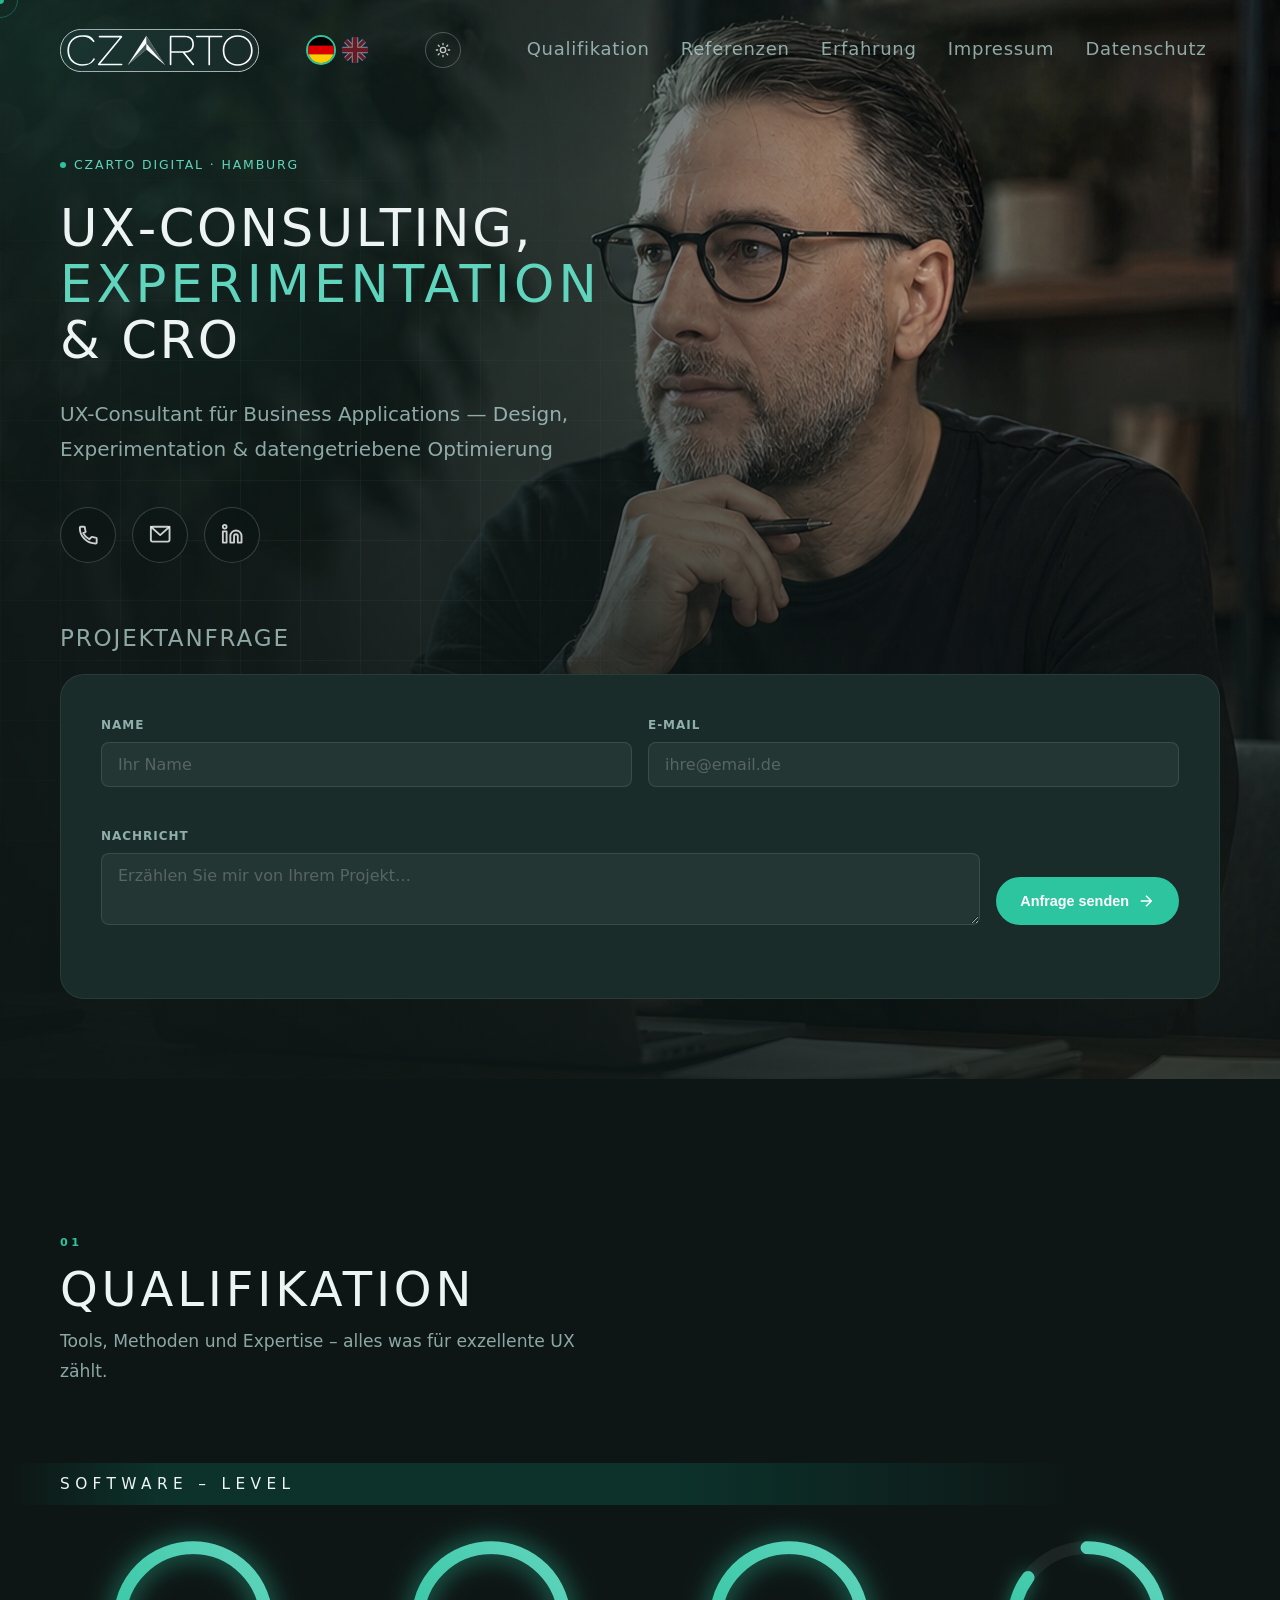
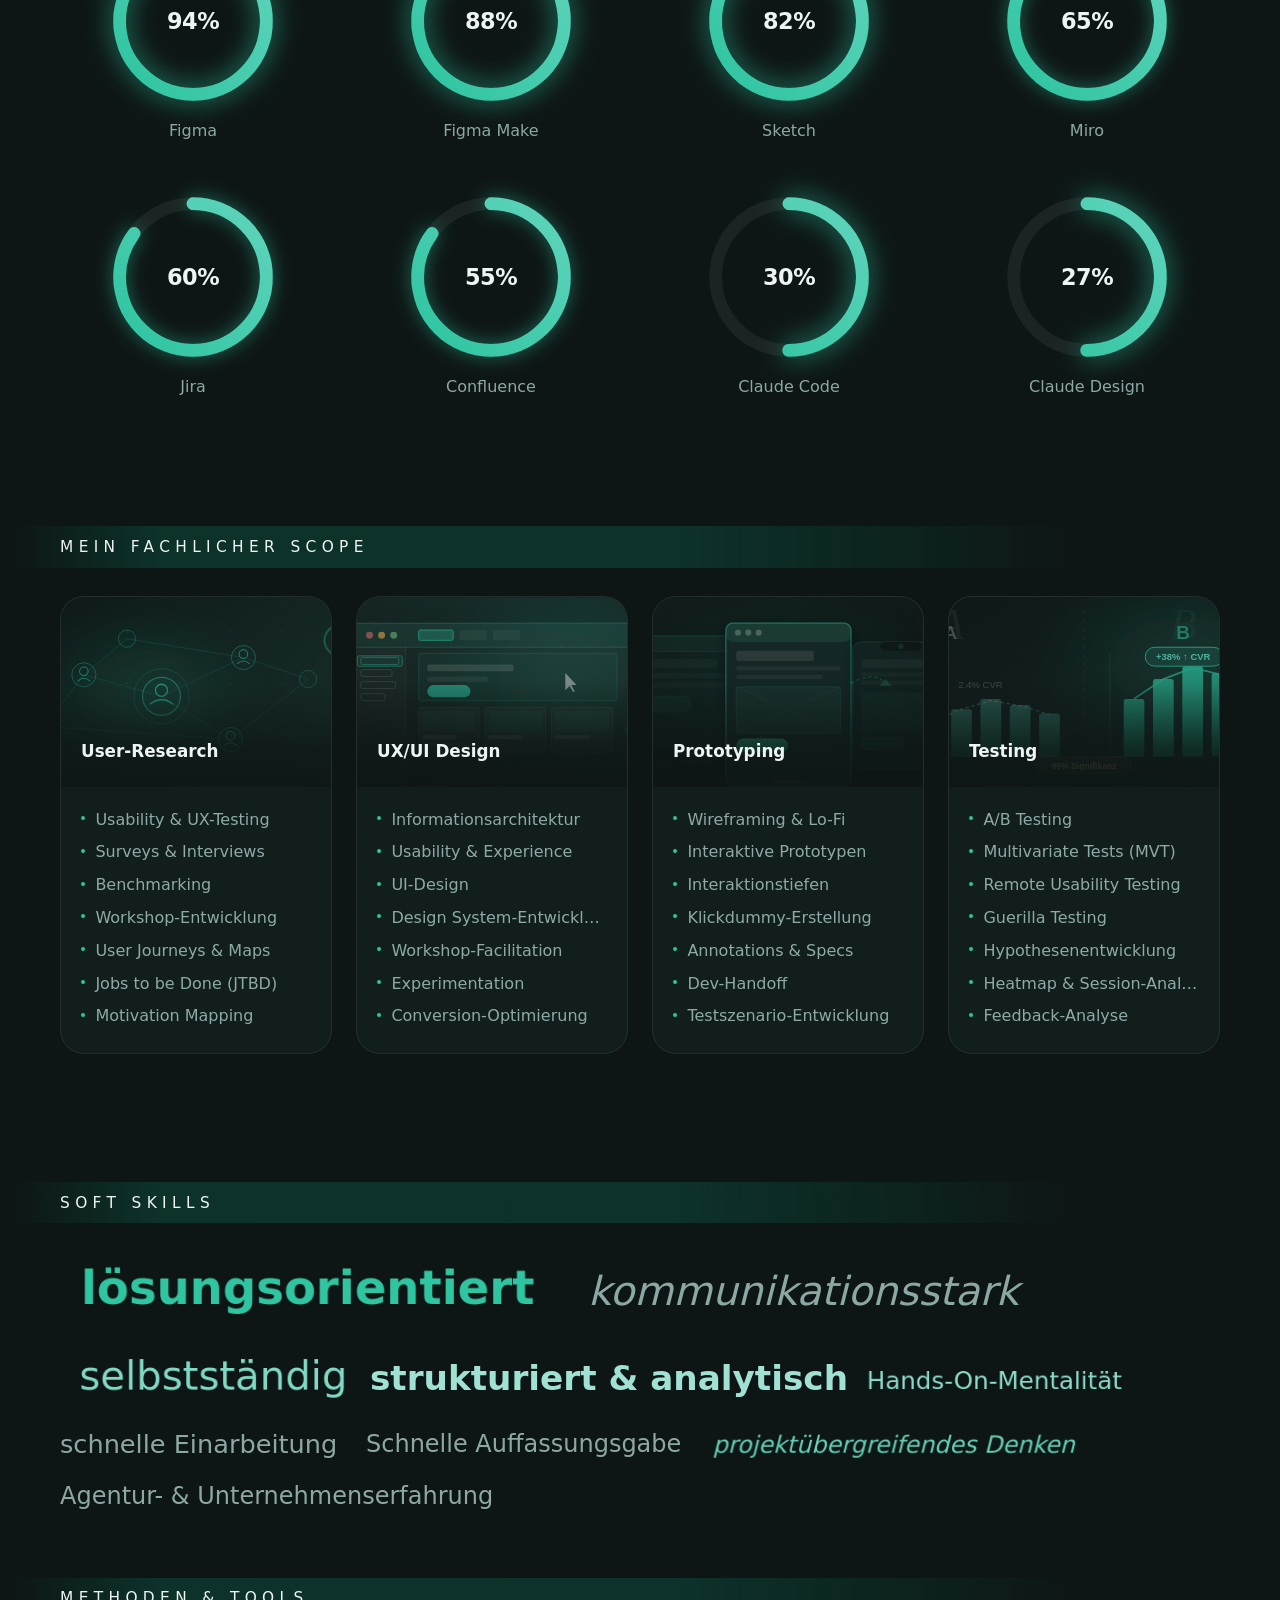
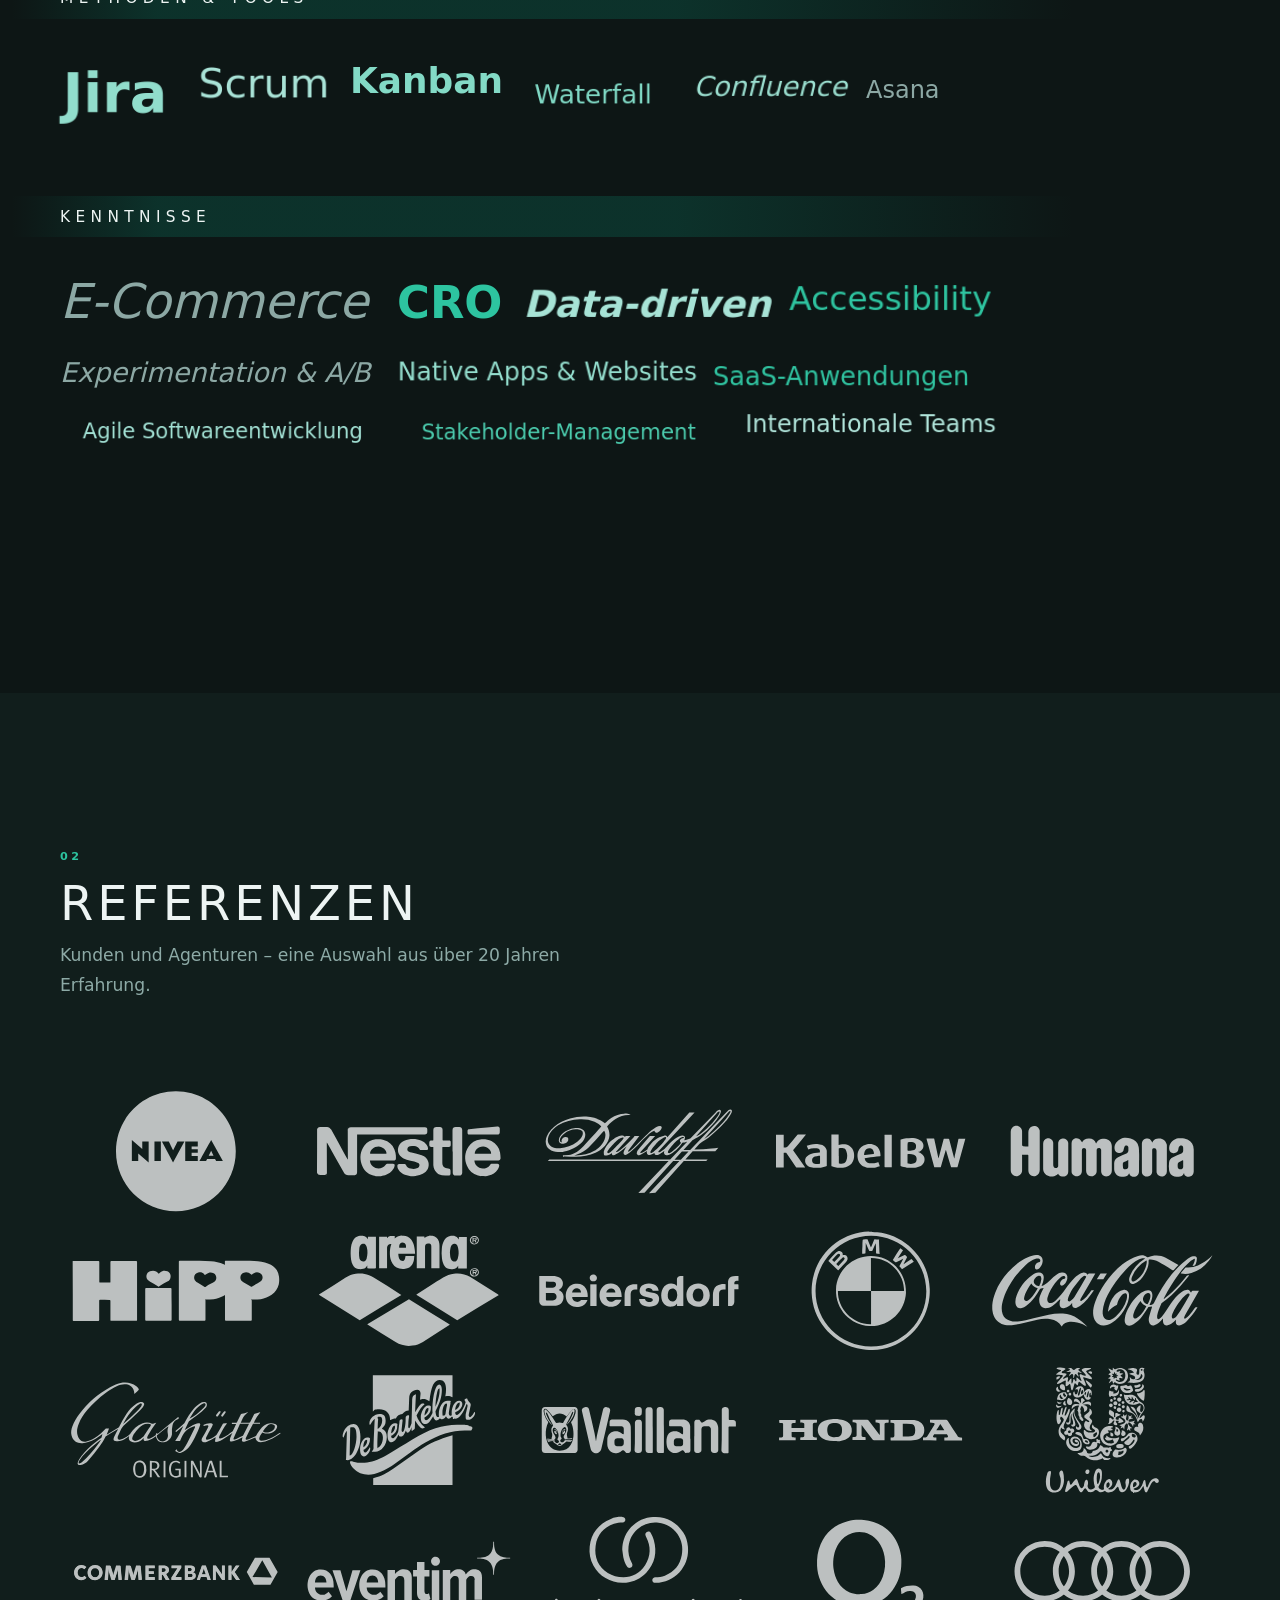
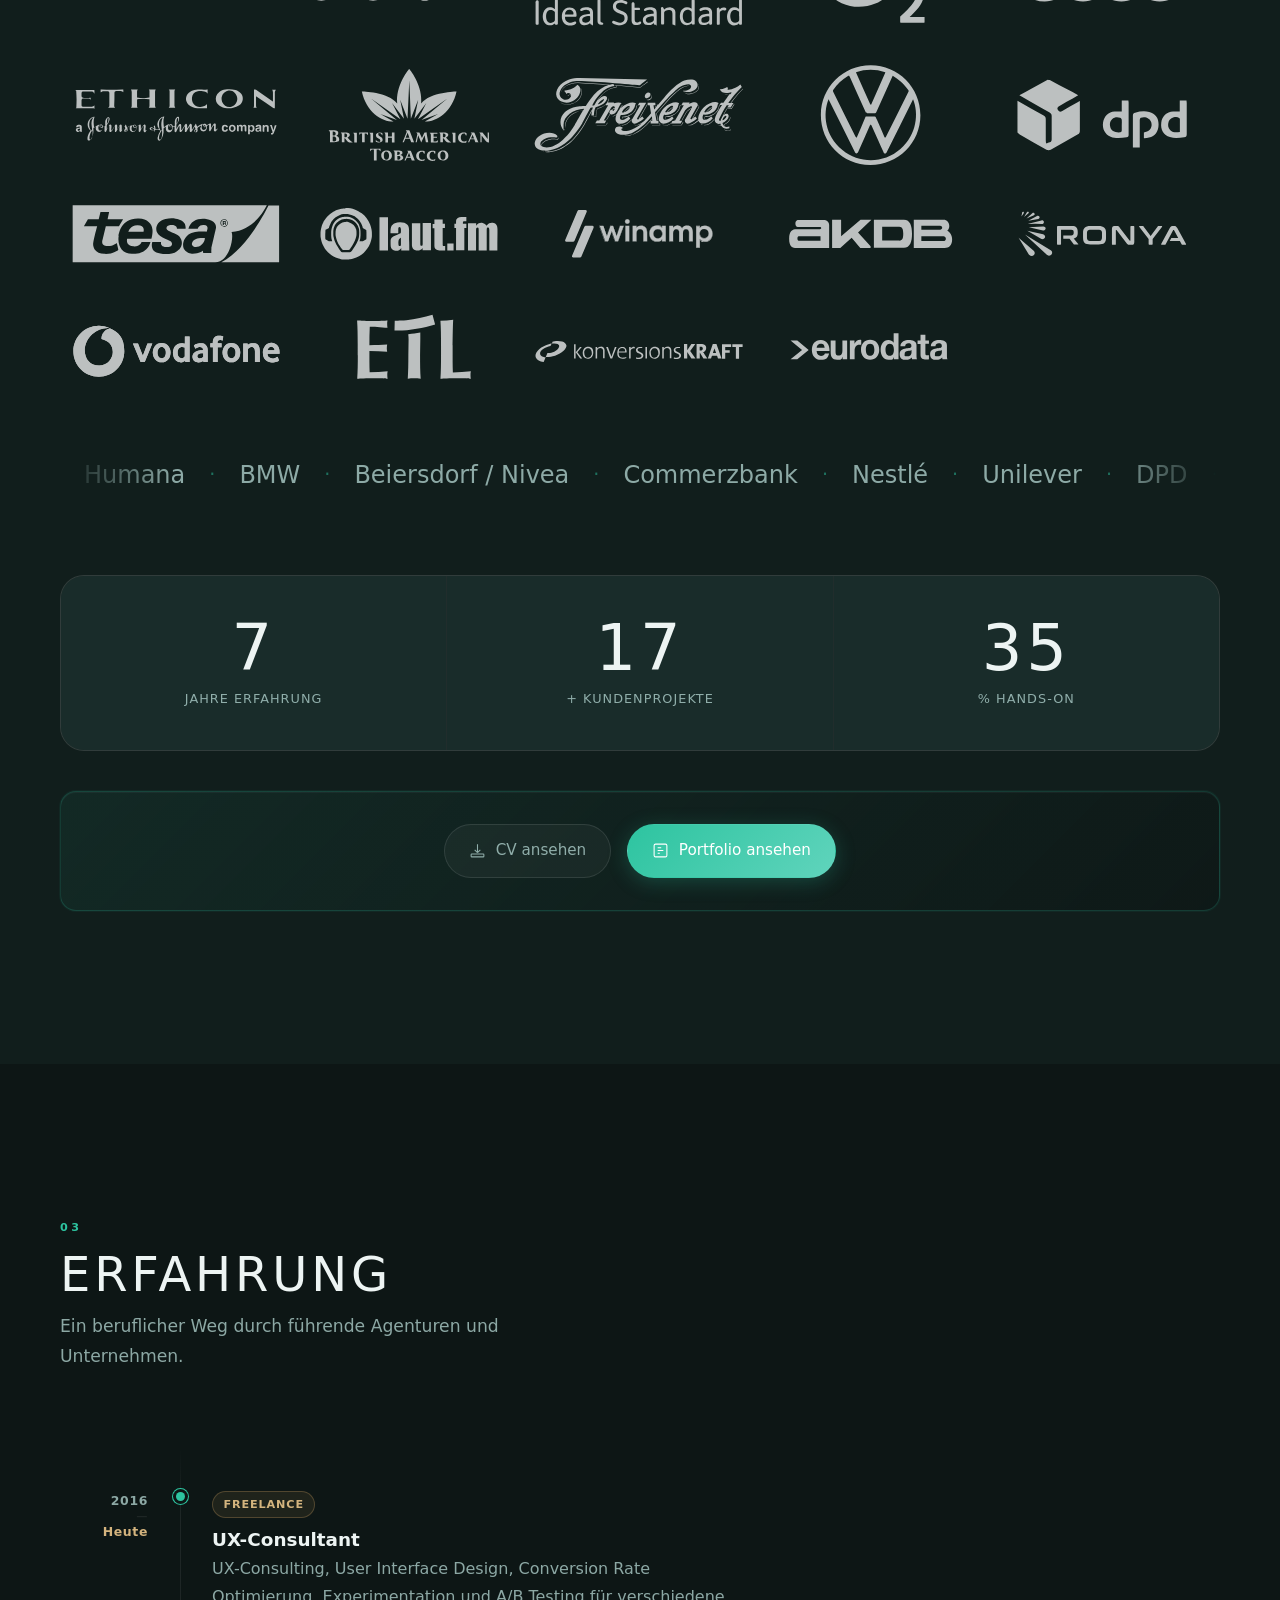
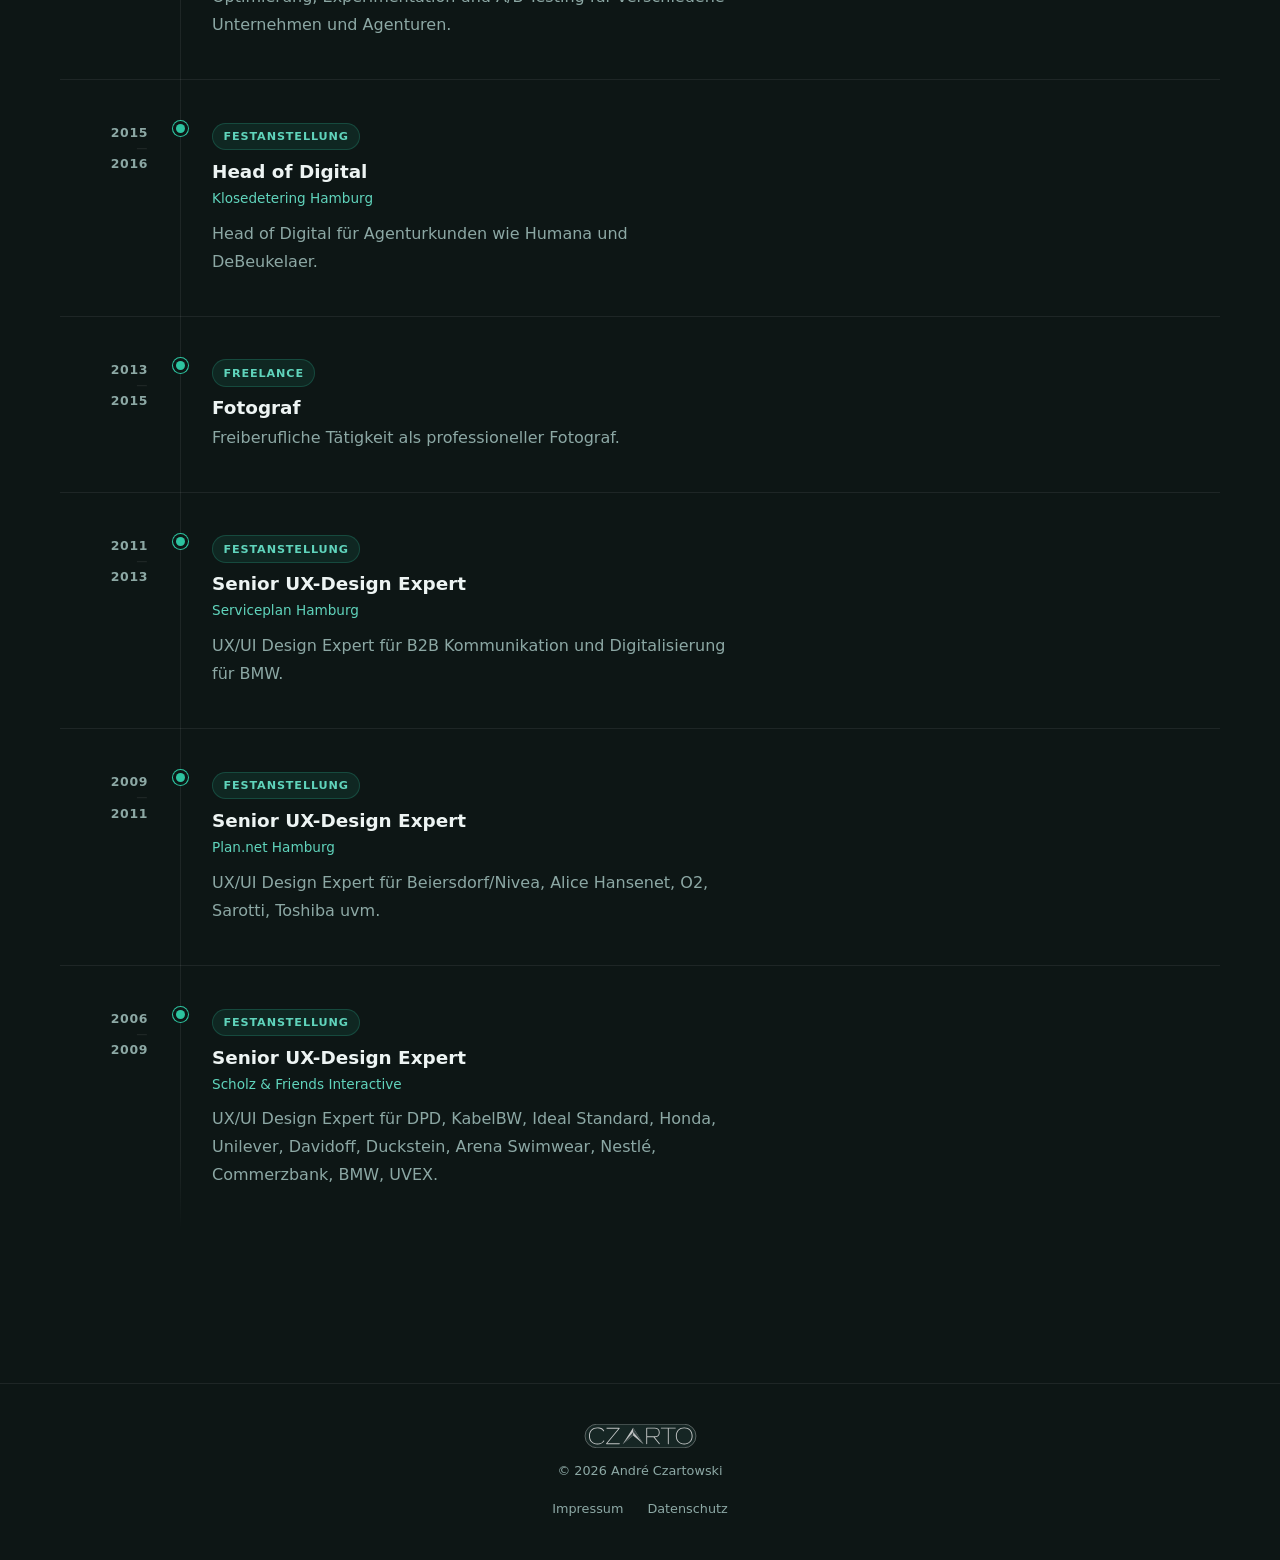
<file: index.html>
<!DOCTYPE html>
<html lang="de">
<head>
  <meta charset="UTF-8" />
  <meta name="viewport" content="width=device-width, initial-scale=1.0" />
  <meta name="description" content="André Czartowski – UX-Consultant für Business Applications, Design, Experimentation & datengetriebene Optimierung. Über 20 Jahre Erfahrung. Hamburg." />
  <title>UX/UI-Design | Czarto Digital | Hamburg</title>
  <link rel="canonical" href="https://digital.czarto.de/" />
  <link rel="alternate" hreflang="de" href="https://digital.czarto.de/" />
  <link rel="alternate" hreflang="en" href="https://digital.czarto.de/en/" />
  <link rel="alternate" hreflang="x-default" href="https://digital.czarto.de/" />
  <!-- Open Graph -->
  <meta property="og:type" content="website" />
  <meta property="og:url" content="https://digital.czarto.de/" />
  <meta property="og:title" content="UX/UI-Design | Czarto Digital | Hamburg" />
  <meta property="og:description" content="André Czartowski – UX-Consultant für Business Applications, Design, Experimentation & datengetriebene Optimierung. Über 20 Jahre Erfahrung. Hamburg." />
  <meta property="og:image" content="https://digital.czarto.de/hero-bg.jpg" />
  <meta property="og:locale" content="de_DE" />
  <meta property="og:locale:alternate" content="en_GB" />
  <!-- Twitter Card -->
  <meta name="twitter:card" content="summary_large_image" />
  <meta name="twitter:title" content="UX/UI-Design | Czarto Digital | Hamburg" />
  <meta name="twitter:description" content="André Czartowski – UX-Consultant für Business Applications, Design & datengetriebene Optimierung. Hamburg." />
  <meta name="twitter:image" content="https://digital.czarto.de/hero-bg.jpg" />
  <link rel="stylesheet" href="fonts/fonts.css" />
  <link rel="stylesheet" href="styles.css" />
  <script>
    // Theme: localStorage > URL-Param > Wochentag-Fallback
    const THEMES = { 1: 'theme-light' };
    const param = new URLSearchParams(location.search).get('theme');
    const saved = localStorage.getItem('czarto-theme');
    const theme = param ? 'theme-' + param : saved || THEMES[new Date().getDay()];
    if (theme) document.documentElement.classList.add(theme);
  </script>
</head>
<body>
  <!-- SVG-Gradient-Definition für alle Ringe -->
  <svg class="ring-defs" aria-hidden="true" focusable="false">
    <defs>
      <linearGradient id="ringGradient" x1="0%" y1="0%" x2="100%" y2="100%">
        <stop offset="0%"   stop-color="#2dc4a0"/>
        <stop offset="100%" stop-color="#60d4bc"/>
      </linearGradient>
    </defs>
  </svg>

  <!-- ─── Navigation ─────────────────────────────────────────────────── -->
  <header class="nav-wrap" id="nav">
    <nav class="nav-inner">
      <a href="#hero" class="nav-logo" aria-label="Czarto Digital">
        <img src="logo.svg" alt="Czarto Digital" class="nav-logo-img nav-logo-img--dark" width="200" height="43" />
        <img src="czarto_logo_2020_invert.svg" alt="Czarto Digital" class="nav-logo-img nav-logo-img--light" width="200" height="43" />
      </a>
      <!-- Desktop language switch -->
      <div class="lang-switch lang-switch--desktop">
        <a href="#" class="lang-btn lang-btn--active" aria-label="Deutsch" hreflang="de">
          <span class="flag-circle">
            <svg viewBox="0 0 24 24" xmlns="http://www.w3.org/2000/svg"><rect width="24" height="8" fill="#000"/><rect y="8" width="24" height="8" fill="#DD0000"/><rect y="16" width="24" height="8" fill="#FFCC00"/></svg>
          </span>
        </a>
        <a href="en/" class="lang-btn" aria-label="English" hreflang="en">
          <span class="flag-circle">
            <svg viewBox="0 0 24 24" xmlns="http://www.w3.org/2000/svg"><rect width="24" height="24" fill="#012169"/><path d="M0,0 L24,24 M24,0 L0,24" stroke="#fff" stroke-width="5"/><path d="M0,0 L24,24 M24,0 L0,24" stroke="#C8102E" stroke-width="3"/><rect x="9" y="0" width="6" height="24" fill="#fff"/><rect x="0" y="9" width="24" height="6" fill="#fff"/><rect x="10" y="0" width="4" height="24" fill="#C8102E"/><rect x="0" y="10" width="24" height="4" fill="#C8102E"/></svg>
          </span>
        </a>
      </div>

      <!-- Theme Toggle (Desktop) -->
      <button class="theme-toggle" id="themeToggle" aria-label="Farbschema wechseln">
        <!-- Sonne (sichtbar im Dark Mode) -->
        <svg class="theme-icon theme-icon--sun" viewBox="0 0 24 24" fill="none" stroke="currentColor" stroke-width="1.5" stroke-linecap="round" stroke-linejoin="round" aria-hidden="true"><circle cx="12" cy="12" r="4"/><path d="M12 2v2M12 20v2M4.93 4.93l1.41 1.41M17.66 17.66l1.41 1.41M2 12h2M20 12h2M4.93 19.07l1.41-1.41M17.66 6.34l1.41-1.41"/></svg>
        <!-- Mond (sichtbar im Light Mode) -->
        <svg class="theme-icon theme-icon--moon" viewBox="0 0 24 24" fill="none" stroke="currentColor" stroke-width="1.5" stroke-linecap="round" stroke-linejoin="round" aria-hidden="true"><path d="M21 12.79A9 9 0 1111.21 3 7 7 0 0021 12.79z"/></svg>
      </button>

      <button class="nav-toggle" id="navToggle" aria-label="Menü öffnen" aria-expanded="false">
        <span></span><span></span><span></span>
      </button>
      <ul class="nav-links" id="navLinks" role="list">
        <li><a href="#qualifikation" class="nav-link">Qualifikation</a></li>
        <li><a href="#referenzen" class="nav-link">Referenzen</a></li>
        <li><a href="#erfahrung" class="nav-link">Erfahrung</a></li>
        <li class="nav-sep-item"><a href="impressum.html" class="nav-link nav-link--small">Impressum</a></li>
        <li><a href="datenschutz.html" class="nav-link nav-link--small">Datenschutz</a></li>
        <!-- Mobile language switch -->
        <li class="nav-lang-item">
          <a href="#" class="lang-btn-mobile lang-btn-mobile--active" aria-label="Deutsch" hreflang="de">
            <span class="flag-circle">
              <svg viewBox="0 0 24 24" xmlns="http://www.w3.org/2000/svg"><rect width="24" height="8" fill="#000"/><rect y="8" width="24" height="8" fill="#DD0000"/><rect y="16" width="24" height="8" fill="#FFCC00"/></svg>
            </span>
            <span>Deutsch</span>
          </a>
          <a href="en/" class="lang-btn-mobile" aria-label="English" hreflang="en">
            <span class="flag-circle">
              <svg viewBox="0 0 24 24" xmlns="http://www.w3.org/2000/svg"><rect width="24" height="24" fill="#012169"/><path d="M0,0 L24,24 M24,0 L0,24" stroke="#fff" stroke-width="5"/><path d="M0,0 L24,24 M24,0 L0,24" stroke="#C8102E" stroke-width="3"/><rect x="9" y="0" width="6" height="24" fill="#fff"/><rect x="0" y="9" width="24" height="6" fill="#fff"/><rect x="10" y="0" width="4" height="24" fill="#C8102E"/><rect x="0" y="10" width="24" height="4" fill="#C8102E"/></svg>
            </span>
            <span>English</span>
          </a>
        </li>
        <!-- Mobile Theme Toggle -->
        <li class="nav-theme-item">
          <button class="theme-btn-mobile theme-btn-mobile--light" id="themeToggleMobileLight" aria-label="Light Mode">
            <span class="theme-circle">
              <svg viewBox="0 0 24 24" fill="none" stroke="currentColor" stroke-width="1.5" stroke-linecap="round" stroke-linejoin="round" aria-hidden="true"><circle cx="12" cy="12" r="4"/><path d="M12 2v2M12 20v2M4.93 4.93l1.41 1.41M17.66 17.66l1.41 1.41M2 12h2M20 12h2M4.93 19.07l1.41-1.41M17.66 6.34l1.41-1.41"/></svg>
            </span>
            Light
          </button>
          <button class="theme-btn-mobile theme-btn-mobile--dark" id="themeToggleMobileDark" aria-label="Dark Mode">
            <span class="theme-circle">
              <svg viewBox="0 0 24 24" fill="none" stroke="currentColor" stroke-width="1.5" stroke-linecap="round" stroke-linejoin="round" aria-hidden="true"><path d="M21 12.79A9 9 0 1111.21 3 7 7 0 0021 12.79z"/></svg>
            </span>
            Dark
          </button>
        </li>
      </ul>
    </nav>
  </header>

  <main>

    <!-- ─── Hero ───────────────────────────────────────────────────────── -->
    <section class="hero" id="hero">
      <div class="hero-bg">
        <img src="hero-bg.jpg" alt="" class="hero-photo" aria-hidden="true" fetchpriority="high" />
        <div class="hero-overlay"></div>
        <div class="hero-grid"></div>
        <div class="hero-orb hero-orb--1"></div>
        <div class="hero-orb hero-orb--2"></div>
      </div>
      <div class="container hero-container">
        <div class="hero-content">
          <div class="hero-eyebrow reveal">
            <span class="dot"></span> Czarto Digital · Hamburg
          </div>
          <h1 class="hero-headline reveal reveal--delay-1">
            UX&#8209;Consulting,<br>
            <em>Experimentation</em><br>
            &amp;&nbsp;CRO
          </h1>
          <p class="hero-sub reveal reveal--delay-2">
            UX-Consultant für Business Applications &mdash;
            Design, Experimentation &amp; datengetriebene Optimierung
          </p>
          <div class="hero-meta reveal reveal--delay-3">
            <a href="tel:+4915758903333" class="meta-link" aria-label="Anrufen">
              <svg viewBox="0 0 24 24" fill="none" stroke="currentColor" stroke-width="1.5" stroke-linecap="round" stroke-linejoin="round" aria-hidden="true"><path d="M6.6 10.8a15.05 15.05 0 006.6 6.6l2.2-2.2a1 1 0 011.1-.24 11.47 11.47 0 003.6.72 1 1 0 011 1V21a1 1 0 01-1 1A17 17 0 013 5a1 1 0 011-1h3.5a1 1 0 011 1 11.47 11.47 0 00.72 3.6 1 1 0 01-.24 1.1z"/></svg>
            </a>
            <a href="mailto:digital@czarto.de" class="meta-link" aria-label="E-Mail senden">
              <svg viewBox="0 0 24 24" fill="none" stroke="currentColor" stroke-width="1.5" stroke-linecap="round" stroke-linejoin="round" aria-hidden="true"><rect x="2" y="4" width="20" height="16" rx="2"/><polyline points="2,4 12,13 22,4"/></svg>
            </a>
            <a href="https://linkedin.com/in/czartodigital" target="_blank" rel="noopener noreferrer" class="meta-link" aria-label="LinkedIn">
              <svg viewBox="0 0 24 24" fill="none" stroke="currentColor" stroke-width="1.5" stroke-linecap="round" stroke-linejoin="round" aria-hidden="true"><path d="M16 8a6 6 0 016 6v7h-4v-7a2 2 0 00-2-2 2 2 0 00-2 2v7h-4v-7a6 6 0 016-6z"/><rect x="2" y="9" width="4" height="12"/><circle cx="4" cy="4" r="2"/></svg>
            </a>
          </div>
        </div>

        <!-- Kontakt im Hero – volle Breite -->
        <div class="hero-contact reveal" id="kontakt">
          <h2 class="hero-contact-title">Projekt&shy;anfrage</h2>
          <form class="contact-form hero-contact-form" id="contactForm" novalidate>
            <input type="hidden" name="access_key" value="b334e5cb-693d-4e83-934d-d36099f39497" />
            <input type="hidden" name="subject" value="Neue Projektanfrage – czarto.de" />
            <input type="hidden" name="from_name" value="Czarto Digital Website" />
            <input type="hidden" name="redirect" value="false" />
            <div class="form-row-triple">
              <div class="form-group">
                <label for="name" class="form-label">Name</label>
                <input type="text" id="name" name="name" class="form-input" placeholder="Ihr Name" required aria-describedby="name-error" autocomplete="name" />
                <span class="form-error" id="name-error" role="alert" aria-live="polite"></span>
              </div>
              <div class="form-group">
                <label for="email" class="form-label">E-Mail</label>
                <input type="email" id="email" name="email" class="form-input" placeholder="ihre@email.de" required aria-describedby="email-error" autocomplete="email" />
                <span class="form-error" id="email-error" role="alert" aria-live="polite"></span>
              </div>
            </div>
            <div class="form-row-message">
              <div class="form-group">
                <label for="message" class="form-label">Nachricht</label>
                <textarea id="message" name="message" class="form-input form-textarea" placeholder="Erzählen Sie mir von Ihrem Projekt…" rows="2" required aria-describedby="message-error"></textarea>
              </div>
              <div class="form-submit-wrap">
                <button type="submit" class="btn btn--primary">
                  Anfrage senden
                  <svg viewBox="0 0 24 24" fill="none" stroke="currentColor" stroke-width="2" aria-hidden="true"><path d="M5 12h14M12 5l7 7-7 7"/></svg>
                </button>
              </div>
            </div>
            <span class="form-error" id="message-error" role="alert" aria-live="polite"></span>
          </form>
        </div>
      </div>
    </section>

    <!-- ─── 01 Qualifikation ───────────────────────────────────────────── -->
    <section class="section" id="qualifikation">
      <div class="container">
        <div class="section-header reveal">
          <span class="section-num">01</span>
          <h2 class="section-title">Qualifikation</h2>
          <p class="section-desc">Tools, Methoden und Expertise – alles was für exzellente UX zählt.</p>
        </div>

        <!-- Software Skills -->
        <div class="skills-block reveal">
          <h3 class="block-label">Software – Level</h3>
          <div class="rings-grid">

            <div class="ring-item">
              <div class="ring-wrap">
                <svg class="ring-svg" viewBox="0 0 96 96" aria-hidden="true">
                  <circle class="ring-track" cx="48" cy="48" r="40"/>
                  <circle class="ring-fill" cx="48" cy="48" r="40" data-pct="100"/>
                </svg>
                <div class="ring-center"><span class="ring-pct">0%</span></div>
              </div>
              <span class="ring-name">Figma</span>
            </div>

            <div class="ring-item">
              <div class="ring-wrap">
                <svg class="ring-svg" viewBox="0 0 96 96" aria-hidden="true">
                  <circle class="ring-track" cx="48" cy="48" r="40"/>
                  <circle class="ring-fill" cx="48" cy="48" r="40" data-pct="100"/>
                </svg>
                <div class="ring-center"><span class="ring-pct">0%</span></div>
              </div>
              <span class="ring-name">Figma Make</span>
            </div>

            <div class="ring-item">
              <div class="ring-wrap">
                <svg class="ring-svg" viewBox="0 0 96 96" aria-hidden="true">
                  <circle class="ring-track" cx="48" cy="48" r="40"/>
                  <circle class="ring-fill" cx="48" cy="48" r="40" data-pct="100"/>
                </svg>
                <div class="ring-center"><span class="ring-pct">0%</span></div>
              </div>
              <span class="ring-name">Sketch</span>
            </div>

            <div class="ring-item">
              <div class="ring-wrap">
                <svg class="ring-svg" viewBox="0 0 96 96" aria-hidden="true">
                  <circle class="ring-track" cx="48" cy="48" r="40"/>
                  <circle class="ring-fill" cx="48" cy="48" r="40" data-pct="85"/>
                </svg>
                <div class="ring-center"><span class="ring-pct">0%</span></div>
              </div>
              <span class="ring-name">Miro</span>
            </div>

            <div class="ring-item">
              <div class="ring-wrap">
                <svg class="ring-svg" viewBox="0 0 96 96" aria-hidden="true">
                  <circle class="ring-track" cx="48" cy="48" r="40"/>
                  <circle class="ring-fill" cx="48" cy="48" r="40" data-pct="85"/>
                </svg>
                <div class="ring-center"><span class="ring-pct">0%</span></div>
              </div>
              <span class="ring-name">Jira</span>
            </div>

            <div class="ring-item">
              <div class="ring-wrap">
                <svg class="ring-svg" viewBox="0 0 96 96" aria-hidden="true">
                  <circle class="ring-track" cx="48" cy="48" r="40"/>
                  <circle class="ring-fill" cx="48" cy="48" r="40" data-pct="85"/>
                </svg>
                <div class="ring-center"><span class="ring-pct">0%</span></div>
              </div>
              <span class="ring-name">Confluence</span>
            </div>

            <div class="ring-item">
              <div class="ring-wrap">
                <svg class="ring-svg" viewBox="0 0 96 96" aria-hidden="true">
                  <circle class="ring-track" cx="48" cy="48" r="40"/>
                  <circle class="ring-fill" cx="48" cy="48" r="40" data-pct="50"/>
                </svg>
                <div class="ring-center"><span class="ring-pct">0%</span></div>
              </div>
              <span class="ring-name">Claude Code</span>
            </div>

            <div class="ring-item">
              <div class="ring-wrap">
                <svg class="ring-svg" viewBox="0 0 96 96" aria-hidden="true">
                  <circle class="ring-track" cx="48" cy="48" r="40"/>
                  <circle class="ring-fill" cx="48" cy="48" r="40" data-pct="50"/>
                </svg>
                <div class="ring-center"><span class="ring-pct">0%</span></div>
              </div>
              <span class="ring-name">Claude Design</span>
            </div>

          </div>
        </div>

        <!-- Expertise Cards -->
        <h3 class="block-label block-label--expertise reveal">Mein fachlicher Scope</h3>
        <div class="expertise-grid reveal">
          <article class="expertise-card">
            <div class="expertise-img-wrap">
              <img src="img-research.svg" alt="" class="expertise-img expertise-img--dark" aria-hidden="true" width="280" height="200" />
              <img src="img-research-light.svg" alt="" class="expertise-img expertise-img--light" aria-hidden="true" width="280" height="200" />
              <div class="expertise-img-overlay"></div>
              <h3 class="expertise-title">User-Research</h3>
            </div>
            <ul class="expertise-list">
              <li>Usability &amp; UX-Testing</li>
              <li>Surveys &amp; Interviews</li>
              <li>Benchmarking</li>
              <li>Workshop-Entwicklung</li>
              <li>User Journeys &amp; Maps</li>
              <li>Jobs to be Done (JTBD)</li>
              <li>Motivation Mapping</li>
            </ul>
          </article>
          <article class="expertise-card">
            <div class="expertise-img-wrap">
              <img src="img-design.svg" alt="" class="expertise-img expertise-img--dark" aria-hidden="true" width="280" height="200" />
              <img src="img-design-light.svg" alt="" class="expertise-img expertise-img--light" aria-hidden="true" width="280" height="200" />
              <div class="expertise-img-overlay"></div>
              <h3 class="expertise-title">UX/UI Design</h3>
            </div>
            <ul class="expertise-list">
              <li>Informationsarchitektur</li>
              <li>Usability &amp; Experience</li>
              <li>UI-Design</li>
              <li>Design System-Entwicklung</li>
              <li>Workshop-Facilitation</li>
              <li>Experimentation</li>
              <li>Conversion-Optimierung</li>
            </ul>
          </article>
          <article class="expertise-card">
            <div class="expertise-img-wrap">
              <img src="img-prototyping.svg" alt="" class="expertise-img expertise-img--dark" aria-hidden="true" width="280" height="200" />
              <img src="img-prototyping-light.svg" alt="" class="expertise-img expertise-img--light" aria-hidden="true" width="280" height="200" />
              <div class="expertise-img-overlay"></div>
              <h3 class="expertise-title">Prototyping</h3>
            </div>
            <ul class="expertise-list">
              <li>Wireframing &amp; Lo-Fi</li>
              <li>Interaktive Prototypen</li>
              <li>Interaktionstiefen</li>
              <li>Klickdummy-Erstellung</li>
              <li>Annotations &amp; Specs</li>
              <li>Dev-Handoff</li>
              <li>Testszenario-Entwicklung</li>
            </ul>
          </article>
          <article class="expertise-card">
            <div class="expertise-img-wrap">
              <img src="img-testing.svg" alt="" class="expertise-img expertise-img--dark" aria-hidden="true" width="280" height="200" />
              <img src="img-testing-light.svg" alt="" class="expertise-img expertise-img--light" aria-hidden="true" width="280" height="200" />
              <div class="expertise-img-overlay"></div>
              <h3 class="expertise-title">Testing</h3>
            </div>
            <ul class="expertise-list">
              <li>A/B Testing</li>
              <li>Multivariate Tests (MVT)</li>
              <li>Remote Usability Testing</li>
              <li>Guerilla Testing</li>
              <li>Hypothesenentwicklung</li>
              <li>Heatmap &amp; Session-Analyse</li>
              <li>Feedback-Analyse</li>
            </ul>
          </article>
        </div>

        <!-- Skill Clouds -->
        <div class="skill-clouds reveal">

          <!-- Cloud 1: Soft Skills -->
          <div class="skill-cloud">
            <span class="skill-cloud-label">Soft Skills</span>
            <div class="word-cloud">
              <span class="w w--accent" style="--s:3.2rem;--wt:800">lösungsorientiert</span>
              <span class="w" style="--s:2.5rem;--wt:200;font-style:italic">kommunikationsstark</span>
              <span class="w" style="--s:2.8rem;--wt:200">selbstständig</span>
              <span class="w" style="--s:2.0rem;--wt:600">strukturiert &amp; analytisch</span>
              <span class="w" style="--s:1.7rem;--wt:300">Hands-On-Mentalität</span>
              <span class="w" style="--s:1.6rem;--wt:500">schnelle Einarbeitung</span>
              <span class="w" style="--s:1.5rem;--wt:400">Schnelle Auffassungsgabe</span>
              <span class="w" style="--s:1.5rem;--wt:400;font-style:italic">projektübergreifendes Denken</span>
              <span class="w" style="--s:1.5rem;--wt:300">Agentur- &amp; Unternehmenserfahrung</span>
            </div>
          </div>

          <!-- Cloud 2: Methoden & Tools -->
          <div class="skill-cloud">
            <span class="skill-cloud-label">Methoden &amp; Tools</span>
            <div class="word-cloud">
              <span class="w w--accent" style="--s:3.5rem;--wt:700">Jira</span>
              <span class="w" style="--s:2.6rem;--wt:300">Scrum</span>
              <span class="w" style="--s:2.2rem;--wt:600">Kanban</span>
              <span class="w" style="--s:1.8rem;--wt:400">Waterfall</span>
              <span class="w" style="--s:1.6rem;--wt:300;font-style:italic">Confluence</span>
              <span class="w" style="--s:1.5rem;--wt:500">Asana</span>
            </div>
          </div>

          <!-- Cloud 3: Kenntnisse -->
          <div class="skill-cloud">
            <span class="skill-cloud-label">Kenntnisse</span>
            <div class="word-cloud">
              <span class="w" style="--s:3.0rem;--wt:200;font-style:italic">E-Commerce</span>
              <span class="w w--accent" style="--s:2.8rem;--wt:700">CRO</span>
              <span class="w" style="--s:2.3rem;--wt:600;font-style:italic">Data-driven</span>
              <span class="w" style="--s:1.9rem;--wt:400">Accessibility</span>
              <span class="w" style="--s:1.7rem;--wt:300;font-style:italic">Experimentation &amp; A/B</span>
              <span class="w" style="--s:1.5rem;--wt:300">Native Apps &amp; Websites</span>
              <span class="w" style="--s:1.5rem;--wt:400">SaaS-Anwendungen</span>
              <span class="w" style="--s:1.5rem;--wt:500">Agile Softwareentwicklung</span>
              <span class="w" style="--s:1.5rem;--wt:300">Stakeholder-Management</span>
              <span class="w" style="--s:1.5rem;--wt:400">Internationale Teams</span>
            </div>
          </div>

        </div>

      </div>
    </section>

    <!-- ─── 02 Referenzen ──────────────────────────────────────────────── -->
    <section class="section section--dark" id="referenzen">
      <div class="container">
        <div class="section-header reveal">
          <span class="section-num">02</span>
          <h2 class="section-title">Referenzen</h2>
          <p class="section-desc">Kunden und Agenturen – eine Auswahl aus über 20 Jahren Erfahrung.</p>
        </div>
        <!-- Logo-Übersicht -->
        <div class="logos-grid-wrap reveal">
          <img src="logos-referenzen.svg" alt="Referenzlogos: Humana, BMW, Beiersdorf, Commerzbank, Nestlé, Unilever und weitere" class="logos-grid-img" />
        </div>

        <div class="client-marquee-wrap reveal" aria-hidden="true">
          <div class="client-marquee" aria-label="Kunden und Referenzen">
            <div class="client-track">
              <span class="client-name">Humana</span>
              <span class="client-sep">·</span>
              <span class="client-name">BMW</span>
              <span class="client-sep">·</span>
              <span class="client-name">Beiersdorf / Nivea</span>
              <span class="client-sep">·</span>
              <span class="client-name">Commerzbank</span>
              <span class="client-sep">·</span>
              <span class="client-name">Nestlé</span>
              <span class="client-sep">·</span>
              <span class="client-name">Unilever</span>
              <span class="client-sep">·</span>
              <span class="client-name">DPD</span>
              <span class="client-sep">·</span>
              <span class="client-name">O2</span>
              <span class="client-sep">·</span>
              <span class="client-name">Toshiba</span>
              <span class="client-sep">·</span>
              <span class="client-name">Honda</span>
              <span class="client-sep">·</span>
              <span class="client-name">Davidoff</span>
              <span class="client-sep">·</span>
              <span class="client-name">UVEX</span>
              <span class="client-sep">·</span>
              <span class="client-name">DeBeukelaer</span>
              <span class="client-sep">·</span>
              <span class="client-name">Alice Hansenet</span>
              <span class="client-sep">·</span>
              <span class="client-name">KabelBW</span>
              <span class="client-sep">·</span>
              <span class="client-name">Ideal Standard</span>
              <span class="client-sep">·</span>
              <span class="client-name">Sarotti</span>
              <span class="client-sep">·</span>
              <span class="client-name">Duckstein</span>
              <span class="client-sep">·</span>
              <span class="client-name">Arena Swimwear</span>
              <span class="client-sep">·</span>
              <!-- repeat for seamless loop -->
              <span class="client-name">Humana</span>
              <span class="client-sep">·</span>
              <span class="client-name">BMW</span>
              <span class="client-sep">·</span>
              <span class="client-name">Beiersdorf / Nivea</span>
              <span class="client-sep">·</span>
              <span class="client-name">Commerzbank</span>
              <span class="client-sep">·</span>
              <span class="client-name">Nestlé</span>
              <span class="client-sep">·</span>
              <span class="client-name">Unilever</span>
              <span class="client-sep">·</span>
              <span class="client-name">DPD</span>
              <span class="client-sep">·</span>
              <span class="client-name">O2</span>
              <span class="client-sep">·</span>
              <span class="client-name">Toshiba</span>
              <span class="client-sep">·</span>
              <span class="client-name">Honda</span>
              <span class="client-sep">·</span>
              <span class="client-name">Davidoff</span>
              <span class="client-sep">·</span>
              <span class="client-name">UVEX</span>
              <span class="client-sep">·</span>
            </div>
          </div>
        </div>

        <div class="stats-row reveal">
          <div class="stat-card">
            <div class="stat-num" data-target="20">0</div>
            <div class="stat-label">Jahre Erfahrung</div>
          </div>
          <div class="stat-card">
            <div class="stat-num" data-target="50">0</div>
            <div class="stat-label">+ Kundenprojekte</div>
          </div>
          <div class="stat-card">
            <div class="stat-num" data-target="100">0</div>
            <div class="stat-label">% Hands-On</div>
          </div>
        </div>

        <!-- Downloads -->
        <div class="download-bar reveal">
          <a href="CV/CV_Czartowski_2026.pdf" target="_blank" rel="noopener" class="download-btn">
            <svg viewBox="0 0 24 24" fill="none" stroke="currentColor" stroke-width="1.5" aria-hidden="true"><path d="M12 15V3m0 12l-4-4m4 4l4-4"/><rect x="3" y="17" width="18" height="4" rx="1"/></svg>
            CV ansehen
          </a>
          <a href="CV/Portfolio_Czartowski_2026.pdf" target="_blank" rel="noopener" class="download-btn download-btn--accent">
            <svg viewBox="0 0 24 24" fill="none" stroke="currentColor" stroke-width="1.5" aria-hidden="true"><rect x="3" y="3" width="18" height="18" rx="2"/><path d="M8 12h8M8 8h5M8 16h3"/></svg>
            Portfolio ansehen
          </a>
        </div>
      </div>
    </section>

    <!-- ─── 03 Erfahrung ──────────────────────────────────────────────── -->
    <section class="section" id="erfahrung">
      <div class="container">
        <div class="section-header reveal">
          <span class="section-num">03</span>
          <h2 class="section-title">Erfahrung</h2>
          <p class="section-desc">Ein beruflicher Weg durch führende Agenturen und Unternehmen.</p>
        </div>
        <div class="timeline">
          <article class="timeline-item reveal">
            <div class="timeline-year">
              <span>2016</span>
              <span class="year-sep">—</span>
              <span class="year-now">Heute</span>
            </div>
            <div class="timeline-content">
              <div class="timeline-badge">Freelance</div>
              <h3 class="timeline-role">UX-Consultant</h3>
              <p class="timeline-desc">UX-Consulting, User Interface Design, Conversion Rate Optimierung, Experimentation und A/B Testing für verschiedene Unternehmen und Agenturen.</p>
            </div>
          </article>
          <article class="timeline-item reveal">
            <div class="timeline-year">
              <span>2015</span>
              <span class="year-sep">—</span>
              <span>2016</span>
            </div>
            <div class="timeline-content">
              <div class="timeline-badge">Festanstellung</div>
              <h3 class="timeline-role">Head of Digital</h3>
              <p class="timeline-company">Klosedetering Hamburg</p>
              <p class="timeline-desc">Head of Digital für Agenturkunden wie Humana und DeBeukelaer.</p>
            </div>
          </article>
          <article class="timeline-item reveal">
            <div class="timeline-year">
              <span>2013</span>
              <span class="year-sep">—</span>
              <span>2015</span>
            </div>
            <div class="timeline-content">
              <div class="timeline-badge">Freelance</div>
              <h3 class="timeline-role">Fotograf</h3>
              <p class="timeline-desc">Freiberufliche Tätigkeit als professioneller Fotograf.</p>
            </div>
          </article>
          <article class="timeline-item reveal">
            <div class="timeline-year">
              <span>2011</span>
              <span class="year-sep">—</span>
              <span>2013</span>
            </div>
            <div class="timeline-content">
              <div class="timeline-badge">Festanstellung</div>
              <h3 class="timeline-role">Senior UX-Design Expert</h3>
              <p class="timeline-company">Serviceplan Hamburg</p>
              <p class="timeline-desc">UX/UI Design Expert für B2B Kommunikation und Digitalisierung für BMW.</p>
            </div>
          </article>
          <article class="timeline-item reveal">
            <div class="timeline-year">
              <span>2009</span>
              <span class="year-sep">—</span>
              <span>2011</span>
            </div>
            <div class="timeline-content">
              <div class="timeline-badge">Festanstellung</div>
              <h3 class="timeline-role">Senior UX-Design Expert</h3>
              <p class="timeline-company">Plan.net Hamburg</p>
              <p class="timeline-desc">UX/UI Design Expert für Beiersdorf/Nivea, Alice Hansenet, O2, Sarotti, Toshiba uvm.</p>
            </div>
          </article>
          <article class="timeline-item reveal">
            <div class="timeline-year">
              <span>2006</span>
              <span class="year-sep">—</span>
              <span>2009</span>
            </div>
            <div class="timeline-content">
              <div class="timeline-badge">Festanstellung</div>
              <h3 class="timeline-role">Senior UX-Design Expert</h3>
              <p class="timeline-company">Scholz &amp; Friends Interactive</p>
              <p class="timeline-desc">UX/UI Design Expert für DPD, KabelBW, Ideal Standard, Honda, Unilever, Davidoff, Duckstein, Arena Swimwear, Nestlé, Commerzbank, BMW, UVEX.</p>
            </div>
          </article>
        </div>
      </div>
    </section>


  </main>

  <!-- ─── Footer ────────────────────────────────────────────────────── -->
  <footer class="footer">
    <div class="container footer-inner">
      <div class="footer-brand">
        <img src="logo.svg" alt="Czarto Digital" class="footer-logo-img footer-logo-img--dark" width="165" height="36" />
        <img src="czarto_logo_2020_invert.svg" alt="Czarto Digital" class="footer-logo-img footer-logo-img--light" width="165" height="36" />
        <span class="footer-copy">&copy; 2026 André Czartowski</span>
      </div>
      <nav class="footer-links" aria-label="Footer Navigation">
        <a href="impressum.html" class="footer-link">Impressum</a>
        <a href="datenschutz.html" class="footer-link">Datenschutz</a>
      </nav>
    </div>
  </footer>

  <script src="script.js"></script>
</body>
</html>
</file>
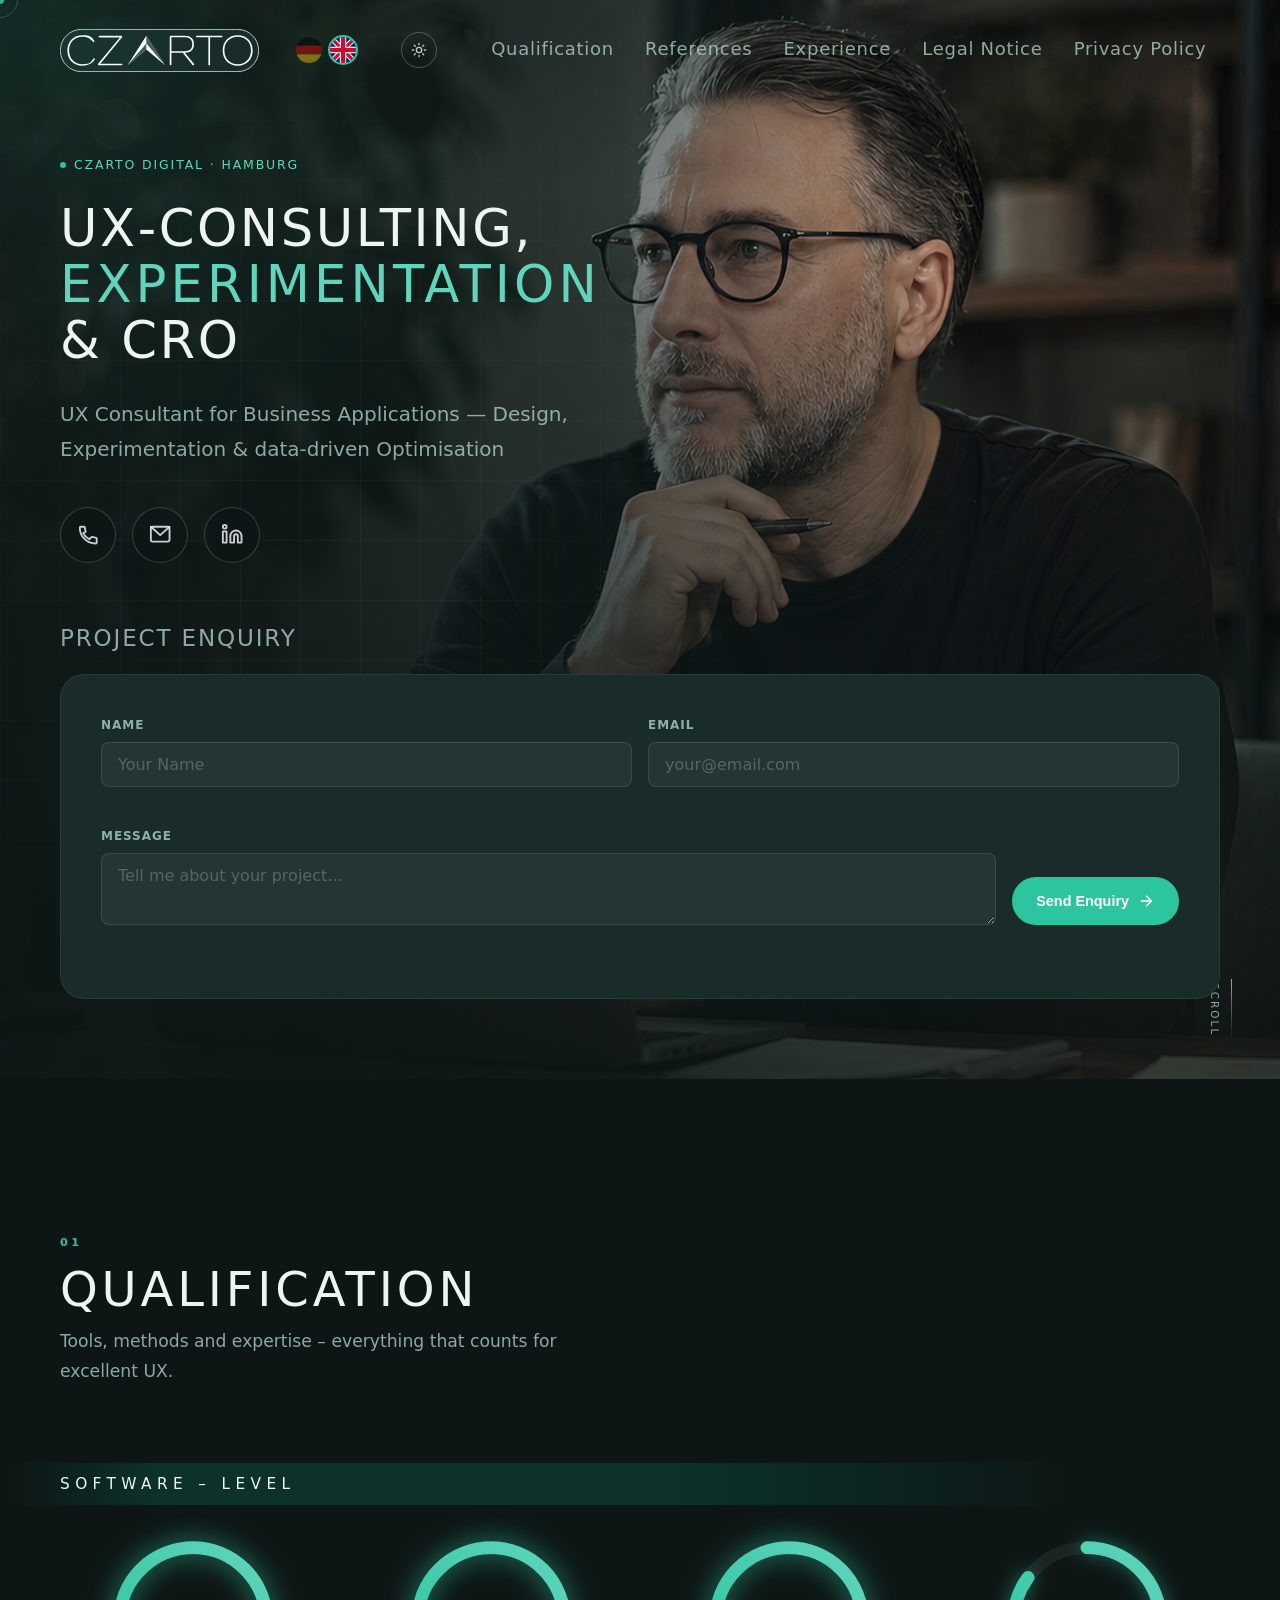
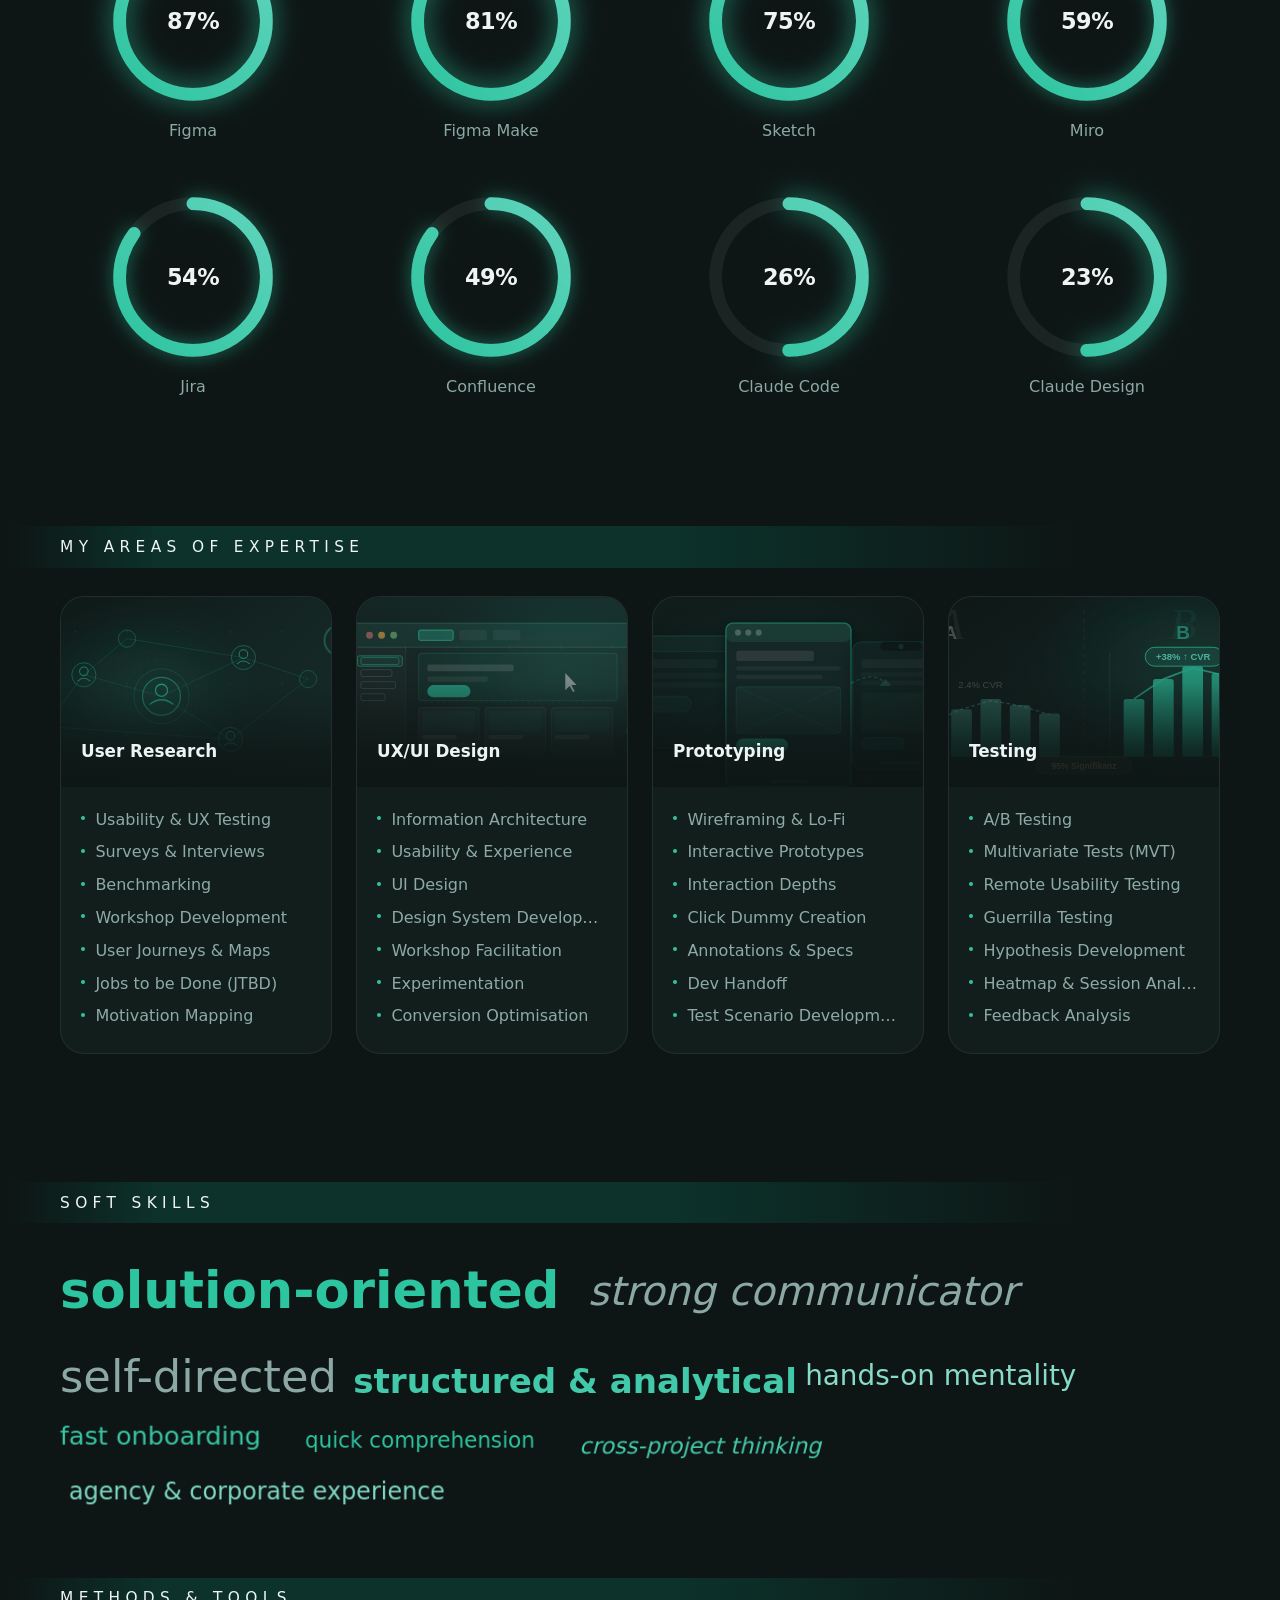
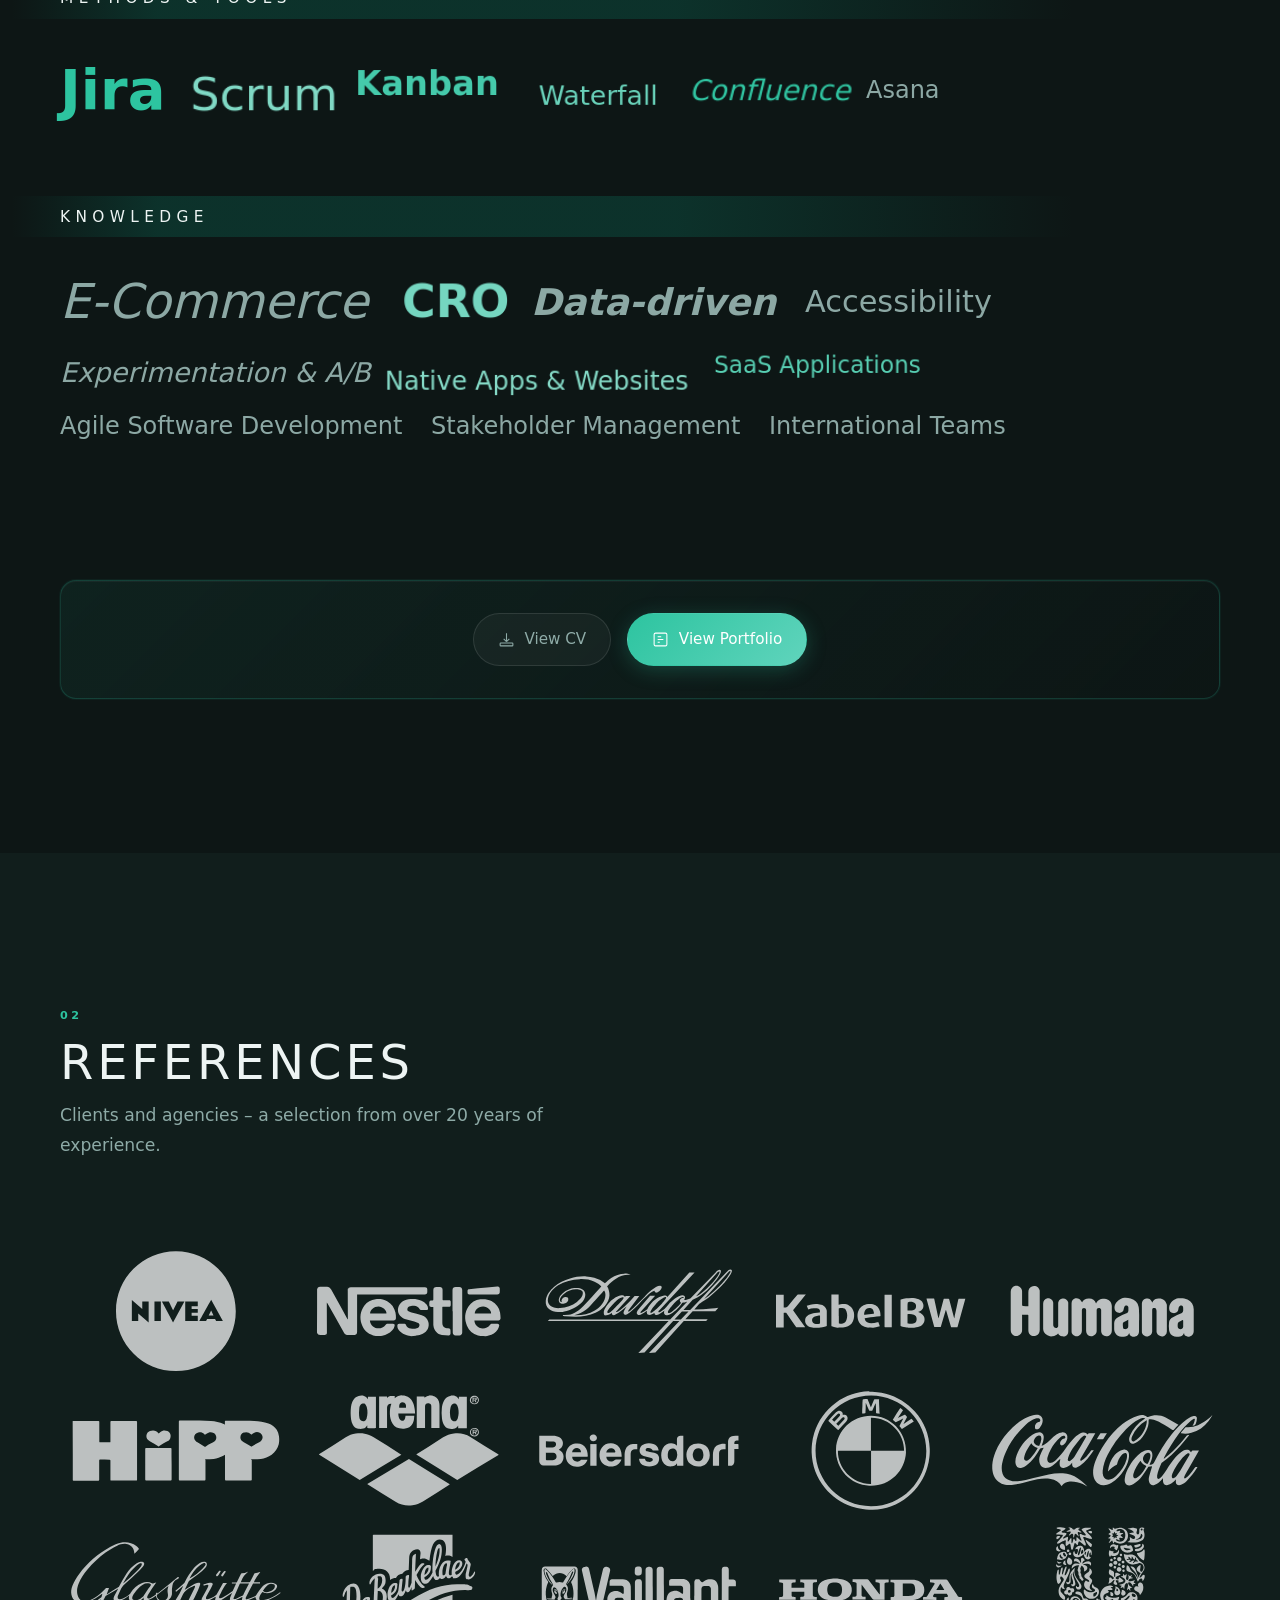
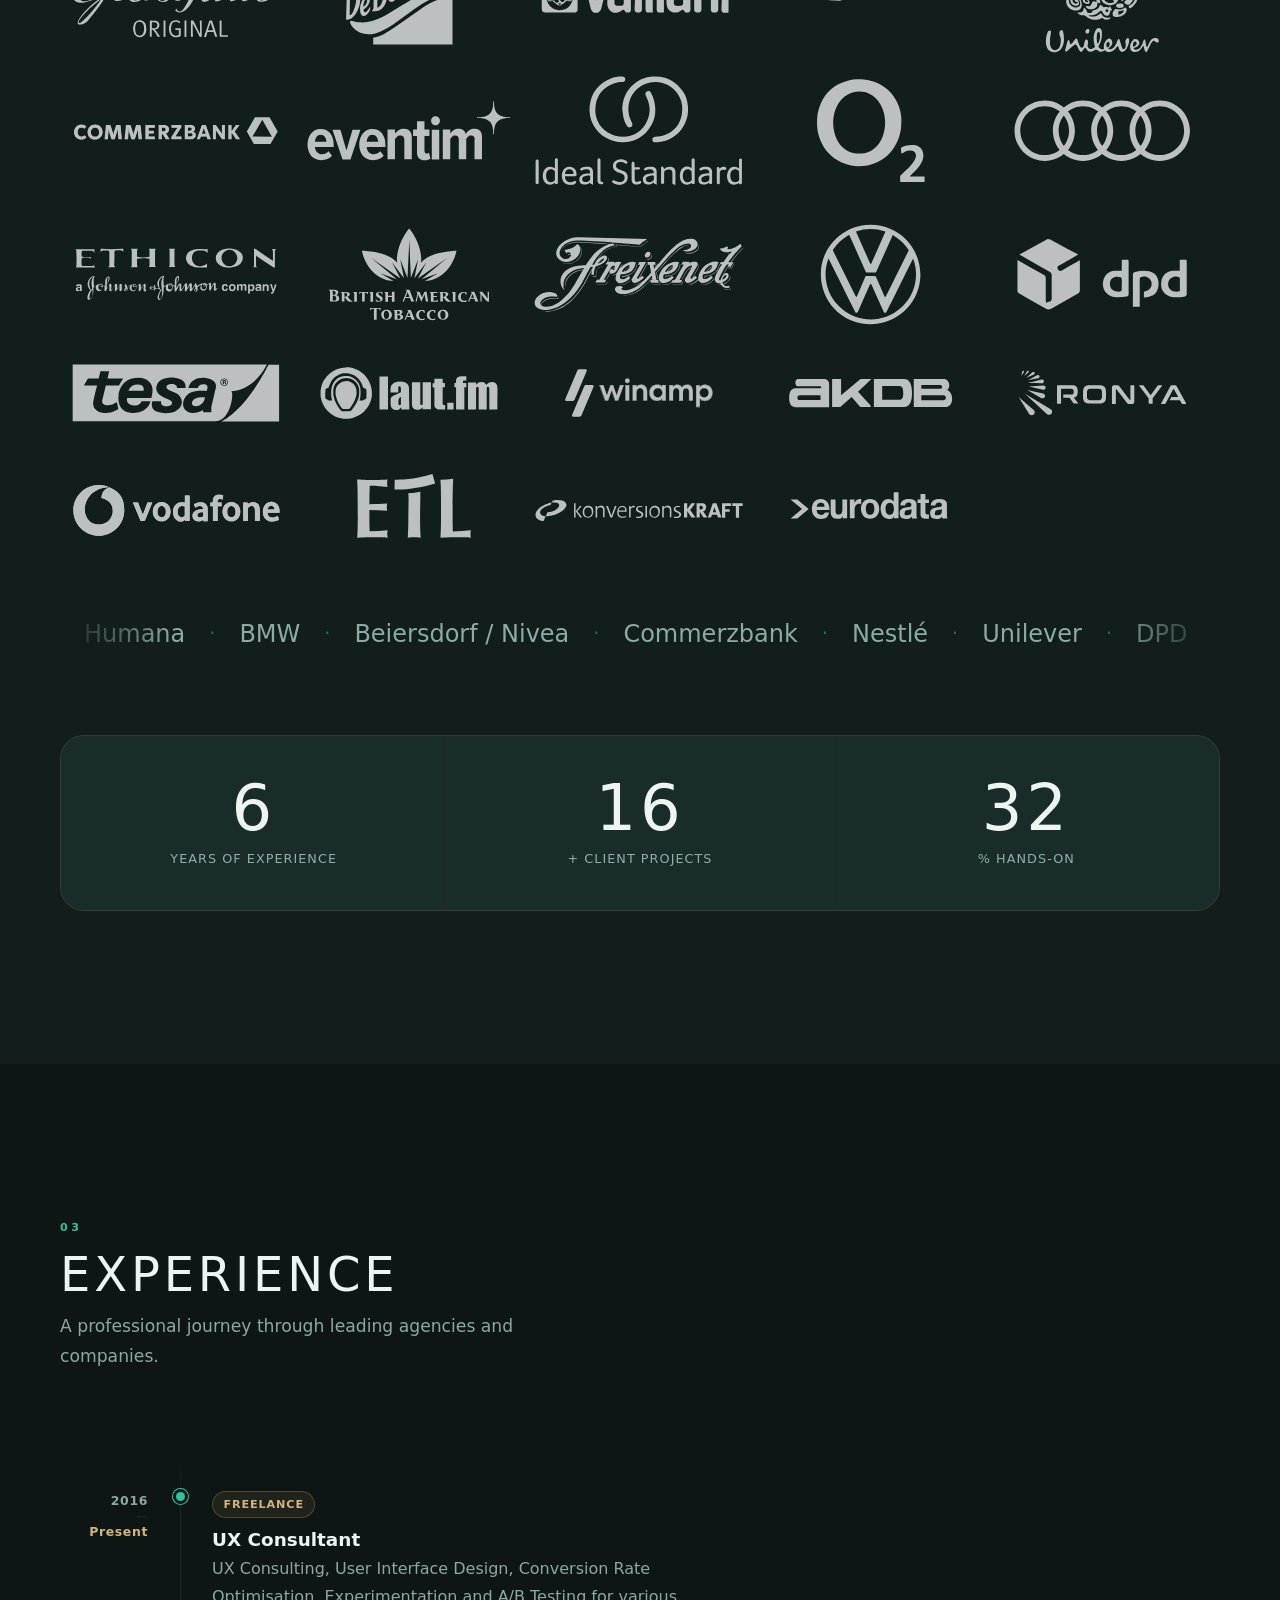
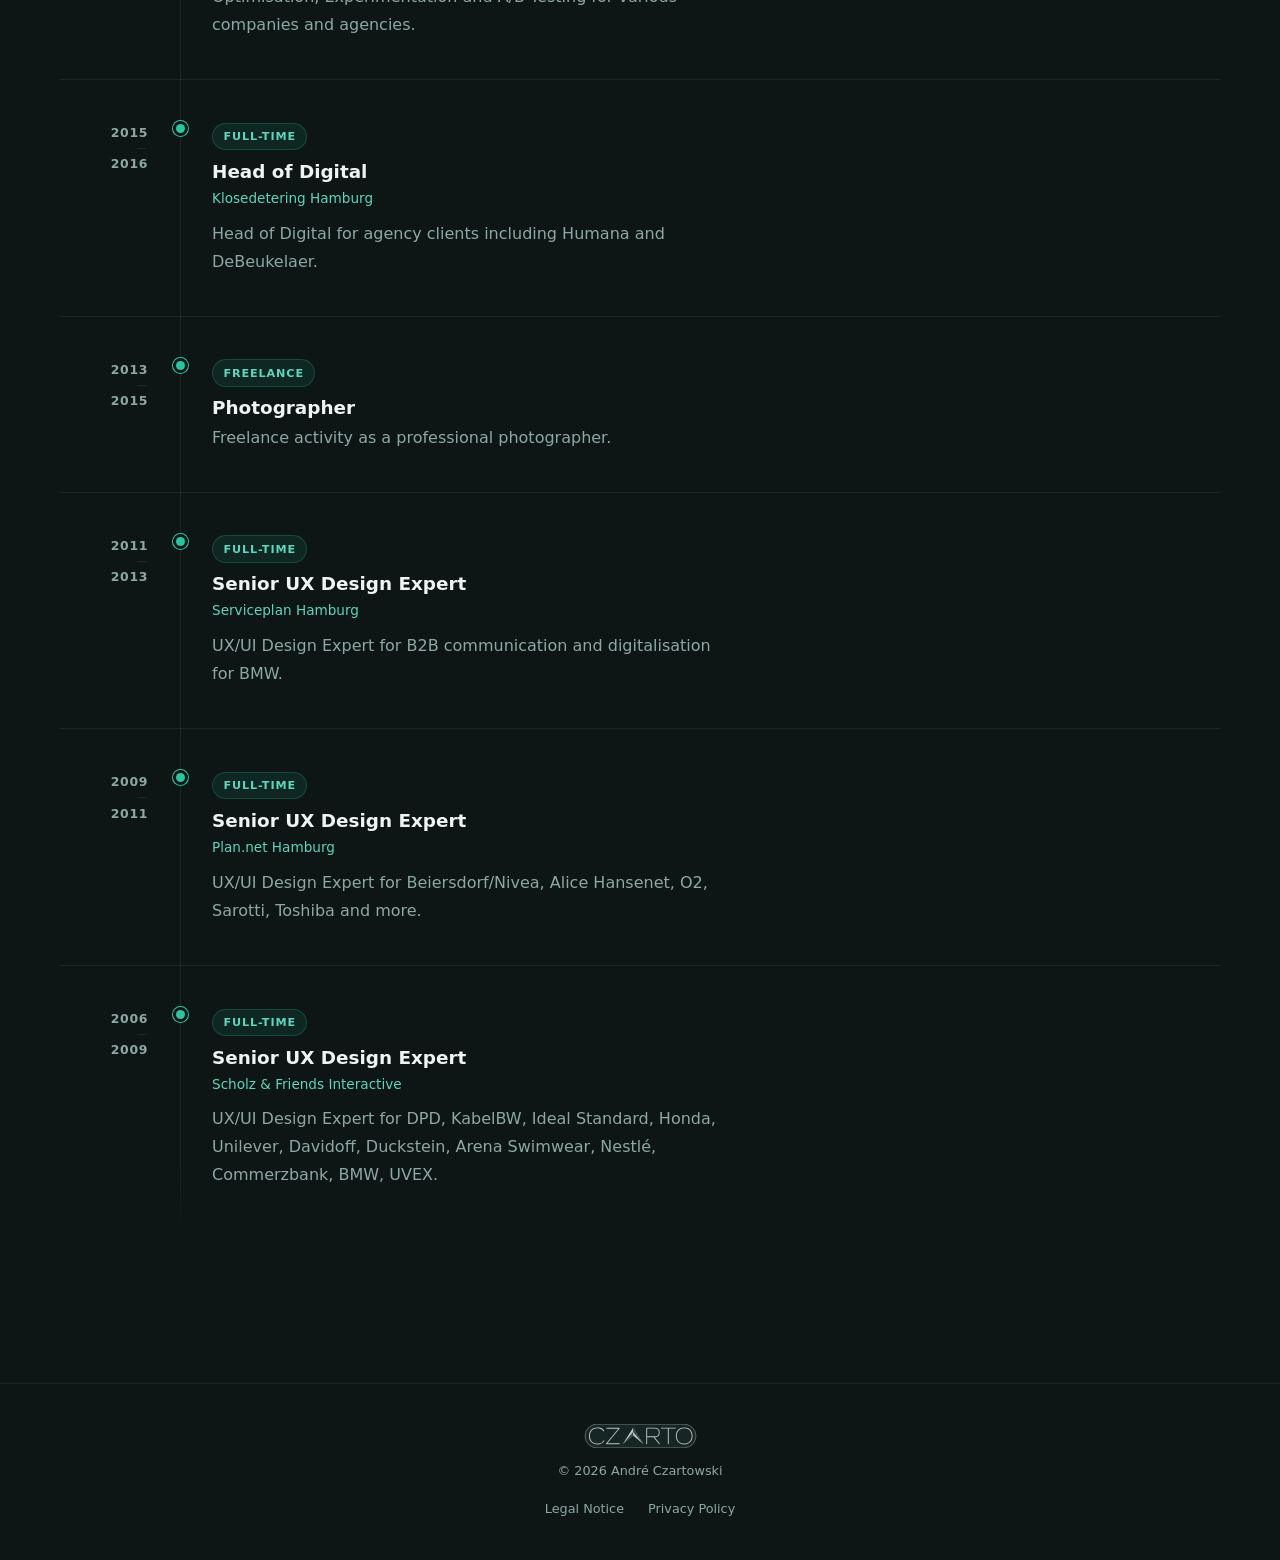
<file: en/index.html>
<!DOCTYPE html>
<html lang="en">
<head>
  <meta charset="UTF-8" />
  <meta name="viewport" content="width=device-width, initial-scale=1.0" />
  <meta name="description" content="André Czartowski – UX Consultant for Business Applications, Design, Experimentation & data-driven Optimisation. 20+ years of experience. Hamburg." />
  <title>UX/UI Design | Czarto Digital | Hamburg</title>
  <link rel="canonical" href="https://digital.czarto.de/en/" />
  <link rel="alternate" hreflang="de" href="https://digital.czarto.de/" />
  <link rel="alternate" hreflang="en" href="https://digital.czarto.de/en/" />
  <link rel="alternate" hreflang="x-default" href="https://digital.czarto.de/" />
  <!-- Open Graph -->
  <meta property="og:type" content="website" />
  <meta property="og:url" content="https://digital.czarto.de/en/" />
  <meta property="og:title" content="UX/UI Design | Czarto Digital | Hamburg" />
  <meta property="og:description" content="André Czartowski – UX Consultant for Business Applications, Design, Experimentation & data-driven Optimisation. 20+ years of experience. Hamburg." />
  <meta property="og:image" content="https://digital.czarto.de/hero-bg.jpg" />
  <meta property="og:locale" content="en_GB" />
  <meta property="og:locale:alternate" content="de_DE" />
  <!-- Twitter Card -->
  <meta name="twitter:card" content="summary_large_image" />
  <meta name="twitter:title" content="UX/UI Design | Czarto Digital | Hamburg" />
  <meta name="twitter:description" content="André Czartowski – UX Consultant for Business Applications, Design & data-driven Optimisation. Hamburg." />
  <meta name="twitter:image" content="https://digital.czarto.de/hero-bg.jpg" />
  <link rel="stylesheet" href="../fonts/fonts.css" />
  <link rel="stylesheet" href="../styles.css" />
  <script>
    const THEMES = { 1: 'theme-light' };
    const param = new URLSearchParams(location.search).get('theme');
    const saved = localStorage.getItem('czarto-theme');
    const theme = param ? 'theme-' + param : saved || THEMES[new Date().getDay()];
    if (theme) document.documentElement.classList.add(theme);
  </script>
</head>
<body>
  <svg class="ring-defs" aria-hidden="true" focusable="false">
    <defs>
      <linearGradient id="ringGradient" x1="0%" y1="0%" x2="100%" y2="100%">
        <stop offset="0%"   stop-color="#2dc4a0"/>
        <stop offset="100%" stop-color="#60d4bc"/>
      </linearGradient>
    </defs>
  </svg>

  <!-- ─── Navigation ─────────────────────────────────────────────────── -->
  <header class="nav-wrap" id="nav">
    <nav class="nav-inner">
      <a href="#hero" class="nav-logo" aria-label="Czarto Digital">
        <img src="../logo.svg" alt="Czarto Digital" class="nav-logo-img nav-logo-img--dark" width="200" height="43" />
        <img src="../czarto_logo_2020_invert.svg" alt="Czarto Digital" class="nav-logo-img nav-logo-img--light" width="200" height="43" />
      </a>

      <!-- Desktop language switch -->
      <div class="lang-switch lang-switch--desktop">
        <a href="../" class="lang-btn" aria-label="Deutsch" hreflang="de">
          <span class="flag-circle">
            <svg viewBox="0 0 24 24" xmlns="http://www.w3.org/2000/svg"><rect width="24" height="8" fill="#000"/><rect y="8" width="24" height="8" fill="#DD0000"/><rect y="16" width="24" height="8" fill="#FFCC00"/></svg>
          </span>
        </a>
        <a href="#" class="lang-btn lang-btn--active" aria-label="English" hreflang="en">
          <span class="flag-circle">
            <svg viewBox="0 0 24 24" xmlns="http://www.w3.org/2000/svg"><rect width="24" height="24" fill="#012169"/><path d="M0,0 L24,24 M24,0 L0,24" stroke="#fff" stroke-width="5"/><path d="M0,0 L24,24 M24,0 L0,24" stroke="#C8102E" stroke-width="3"/><rect x="9" y="0" width="6" height="24" fill="#fff"/><rect x="0" y="9" width="24" height="6" fill="#fff"/><rect x="10" y="0" width="4" height="24" fill="#C8102E"/><rect x="0" y="10" width="24" height="4" fill="#C8102E"/></svg>
          </span>
        </a>
      </div>

      <!-- Theme Toggle (Desktop) -->
      <button class="theme-toggle" id="themeToggle" aria-label="Toggle colour scheme">
        <svg class="theme-icon theme-icon--sun" viewBox="0 0 24 24" fill="none" stroke="currentColor" stroke-width="1.5" stroke-linecap="round" stroke-linejoin="round" aria-hidden="true"><circle cx="12" cy="12" r="4"/><path d="M12 2v2M12 20v2M4.93 4.93l1.41 1.41M17.66 17.66l1.41 1.41M2 12h2M20 12h2M4.93 19.07l1.41-1.41M17.66 6.34l1.41-1.41"/></svg>
        <svg class="theme-icon theme-icon--moon" viewBox="0 0 24 24" fill="none" stroke="currentColor" stroke-width="1.5" stroke-linecap="round" stroke-linejoin="round" aria-hidden="true"><path d="M21 12.79A9 9 0 1111.21 3 7 7 0 0021 12.79z"/></svg>
      </button>

      <button class="nav-toggle" id="navToggle" aria-label="Open menu" aria-expanded="false">
        <span></span><span></span><span></span>
      </button>
      <ul class="nav-links" id="navLinks" role="list">
        <li><a href="#qualifikation" class="nav-link">Qualification</a></li>
        <li><a href="#referenzen" class="nav-link">References</a></li>
        <li><a href="#erfahrung" class="nav-link">Experience</a></li>
        <li class="nav-sep-item"><a href="../impressum.html" class="nav-link nav-link--small">Legal Notice</a></li>
        <li><a href="../datenschutz.html" class="nav-link nav-link--small">Privacy Policy</a></li>
        <!-- Mobile language switch -->
        <li class="nav-lang-item">
          <a href="../" class="lang-btn-mobile" aria-label="Deutsch" hreflang="de">
            <span class="flag-circle">
              <svg viewBox="0 0 24 24" xmlns="http://www.w3.org/2000/svg"><rect width="24" height="8" fill="#000"/><rect y="8" width="24" height="8" fill="#DD0000"/><rect y="16" width="24" height="8" fill="#FFCC00"/></svg>
            </span>
            <span>Deutsch</span>
          </a>
          <a href="#" class="lang-btn-mobile lang-btn-mobile--active" aria-label="English" hreflang="en">
            <span class="flag-circle">
              <svg viewBox="0 0 24 24" xmlns="http://www.w3.org/2000/svg"><rect width="24" height="24" fill="#012169"/><path d="M0,0 L24,24 M24,0 L0,24" stroke="#fff" stroke-width="5"/><path d="M0,0 L24,24 M24,0 L0,24" stroke="#C8102E" stroke-width="3"/><rect x="9" y="0" width="6" height="24" fill="#fff"/><rect x="0" y="9" width="24" height="6" fill="#fff"/><rect x="10" y="0" width="4" height="24" fill="#C8102E"/><rect x="0" y="10" width="24" height="4" fill="#C8102E"/></svg>
            </span>
            <span>English</span>
          </a>
        </li>
        <!-- Mobile Theme Toggle -->
        <li class="nav-theme-item">
          <button class="theme-btn-mobile theme-btn-mobile--light" id="themeToggleMobileLight" aria-label="Light Mode">
            <span class="theme-circle">
              <svg viewBox="0 0 24 24" fill="none" stroke="currentColor" stroke-width="1.5" stroke-linecap="round" stroke-linejoin="round" aria-hidden="true"><circle cx="12" cy="12" r="4"/><path d="M12 2v2M12 20v2M4.93 4.93l1.41 1.41M17.66 17.66l1.41 1.41M2 12h2M20 12h2M4.93 19.07l1.41-1.41M17.66 6.34l1.41-1.41"/></svg>
            </span>
            Light
          </button>
          <button class="theme-btn-mobile theme-btn-mobile--dark" id="themeToggleMobileDark" aria-label="Dark Mode">
            <span class="theme-circle">
              <svg viewBox="0 0 24 24" fill="none" stroke="currentColor" stroke-width="1.5" stroke-linecap="round" stroke-linejoin="round" aria-hidden="true"><path d="M21 12.79A9 9 0 1111.21 3 7 7 0 0021 12.79z"/></svg>
            </span>
            Dark
          </button>
        </li>
      </ul>
    </nav>
  </header>

  <main>

    <!-- ─── Hero ───────────────────────────────────────────────────────── -->
    <section class="hero" id="hero">
      <div class="hero-bg">
        <img src="../hero-bg.jpg" alt="" class="hero-photo" aria-hidden="true" fetchpriority="high" />
        <div class="hero-overlay"></div>
        <div class="hero-grid"></div>
        <div class="hero-orb hero-orb--1"></div>
        <div class="hero-orb hero-orb--2"></div>
      </div>
      <div class="container hero-container">
        <div class="hero-content">
          <div class="hero-eyebrow reveal">
            <span class="dot"></span> Czarto Digital · Hamburg
          </div>
          <h1 class="hero-headline reveal reveal--delay-1">
            UX&#8209;Consulting,<br>
            <em>Experimentation</em><br>
            &amp;&nbsp;CRO
          </h1>
          <p class="hero-sub reveal reveal--delay-2">
            UX Consultant for Business Applications &mdash;
            Design, Experimentation &amp; data-driven Optimisation
          </p>
          <div class="hero-meta reveal reveal--delay-3">
            <a href="tel:+4915758903333" class="meta-link" aria-label="Call">
              <svg viewBox="0 0 24 24" fill="none" stroke="currentColor" stroke-width="1.5" stroke-linecap="round" stroke-linejoin="round" aria-hidden="true"><path d="M6.6 10.8a15.05 15.05 0 006.6 6.6l2.2-2.2a1 1 0 011.1-.24 11.47 11.47 0 003.6.72 1 1 0 011 1V21a1 1 0 01-1 1A17 17 0 013 5a1 1 0 011-1h3.5a1 1 0 011 1 11.47 11.47 0 00.72 3.6 1 1 0 01-.24 1.1z"/></svg>
            </a>
            <a href="mailto:digital@czarto.de" class="meta-link" aria-label="Send email">
              <svg viewBox="0 0 24 24" fill="none" stroke="currentColor" stroke-width="1.5" stroke-linecap="round" stroke-linejoin="round" aria-hidden="true"><rect x="2" y="4" width="20" height="16" rx="2"/><polyline points="2,4 12,13 22,4"/></svg>
            </a>
            <a href="https://linkedin.com/in/czartodigital" target="_blank" rel="noopener noreferrer" class="meta-link" aria-label="LinkedIn">
              <svg viewBox="0 0 24 24" fill="none" stroke="currentColor" stroke-width="1.5" stroke-linecap="round" stroke-linejoin="round" aria-hidden="true"><path d="M16 8a6 6 0 016 6v7h-4v-7a2 2 0 00-2-2 2 2 0 00-2 2v7h-4v-7a6 6 0 016-6z"/><rect x="2" y="9" width="4" height="12"/><circle cx="4" cy="4" r="2"/></svg>
            </a>
          </div>
        </div>

        <!-- Contact in Hero – full width -->
        <div class="hero-contact reveal" id="kontakt">
          <h2 class="hero-contact-title">Project Enquiry</h2>
          <form class="contact-form hero-contact-form" id="contactForm" novalidate>
            <input type="hidden" name="access_key" value="b334e5cb-693d-4e83-934d-d36099f39497" />
            <input type="hidden" name="subject" value="New Project Enquiry – czarto.de" />
            <input type="hidden" name="from_name" value="Czarto Digital Website" />
            <input type="hidden" name="redirect" value="false" />
            <div class="form-row-triple">
              <div class="form-group">
                <label for="name" class="form-label">Name</label>
                <input type="text" id="name" name="name" class="form-input" placeholder="Your Name" required aria-describedby="name-error" autocomplete="name" />
                <span class="form-error" id="name-error" role="alert" aria-live="polite"></span>
              </div>
              <div class="form-group">
                <label for="email" class="form-label">Email</label>
                <input type="email" id="email" name="email" class="form-input" placeholder="your@email.com" required aria-describedby="email-error" autocomplete="email" />
                <span class="form-error" id="email-error" role="alert" aria-live="polite"></span>
              </div>
            </div>
            <div class="form-row-message">
              <div class="form-group">
                <label for="message" class="form-label">Message</label>
                <textarea id="message" name="message" class="form-input form-textarea" placeholder="Tell me about your project…" rows="2" required aria-describedby="message-error"></textarea>
              </div>
              <div class="form-submit-wrap">
                <button type="submit" class="btn btn--primary">
                  Send Enquiry
                  <svg viewBox="0 0 24 24" fill="none" stroke="currentColor" stroke-width="2" aria-hidden="true"><path d="M5 12h14M12 5l7 7-7 7"/></svg>
                </button>
              </div>
            </div>
            <span class="form-error" id="message-error" role="alert" aria-live="polite"></span>
          </form>
        </div>
      </div>
      <div class="hero-scroll-hint" aria-hidden="true">
        <span>Scroll</span>
        <div class="scroll-line"></div>
      </div>
    </section>

    <!-- ─── 01 Qualification ──────────────────────────────────────────── -->
    <section class="section" id="qualifikation">
      <div class="container">
        <div class="section-header reveal">
          <span class="section-num">01</span>
          <h2 class="section-title">Qualification</h2>
          <p class="section-desc">Tools, methods and expertise – everything that counts for excellent UX.</p>
        </div>

        <!-- Software Skills -->
        <div class="skills-block reveal">
          <h3 class="block-label">Software – Level</h3>
          <div class="rings-grid">

            <div class="ring-item">
              <div class="ring-wrap">
                <svg class="ring-svg" viewBox="0 0 96 96" aria-hidden="true">
                  <circle class="ring-track" cx="48" cy="48" r="40"/>
                  <circle class="ring-fill" cx="48" cy="48" r="40" data-pct="100"/>
                </svg>
                <div class="ring-center"><span class="ring-pct">0%</span></div>
              </div>
              <span class="ring-name">Figma</span>
            </div>

            <div class="ring-item">
              <div class="ring-wrap">
                <svg class="ring-svg" viewBox="0 0 96 96" aria-hidden="true">
                  <circle class="ring-track" cx="48" cy="48" r="40"/>
                  <circle class="ring-fill" cx="48" cy="48" r="40" data-pct="100"/>
                </svg>
                <div class="ring-center"><span class="ring-pct">0%</span></div>
              </div>
              <span class="ring-name">Figma Make</span>
            </div>

            <div class="ring-item">
              <div class="ring-wrap">
                <svg class="ring-svg" viewBox="0 0 96 96" aria-hidden="true">
                  <circle class="ring-track" cx="48" cy="48" r="40"/>
                  <circle class="ring-fill" cx="48" cy="48" r="40" data-pct="100"/>
                </svg>
                <div class="ring-center"><span class="ring-pct">0%</span></div>
              </div>
              <span class="ring-name">Sketch</span>
            </div>

            <div class="ring-item">
              <div class="ring-wrap">
                <svg class="ring-svg" viewBox="0 0 96 96" aria-hidden="true">
                  <circle class="ring-track" cx="48" cy="48" r="40"/>
                  <circle class="ring-fill" cx="48" cy="48" r="40" data-pct="85"/>
                </svg>
                <div class="ring-center"><span class="ring-pct">0%</span></div>
              </div>
              <span class="ring-name">Miro</span>
            </div>

            <div class="ring-item">
              <div class="ring-wrap">
                <svg class="ring-svg" viewBox="0 0 96 96" aria-hidden="true">
                  <circle class="ring-track" cx="48" cy="48" r="40"/>
                  <circle class="ring-fill" cx="48" cy="48" r="40" data-pct="85"/>
                </svg>
                <div class="ring-center"><span class="ring-pct">0%</span></div>
              </div>
              <span class="ring-name">Jira</span>
            </div>

            <div class="ring-item">
              <div class="ring-wrap">
                <svg class="ring-svg" viewBox="0 0 96 96" aria-hidden="true">
                  <circle class="ring-track" cx="48" cy="48" r="40"/>
                  <circle class="ring-fill" cx="48" cy="48" r="40" data-pct="85"/>
                </svg>
                <div class="ring-center"><span class="ring-pct">0%</span></div>
              </div>
              <span class="ring-name">Confluence</span>
            </div>

            <div class="ring-item">
              <div class="ring-wrap">
                <svg class="ring-svg" viewBox="0 0 96 96" aria-hidden="true">
                  <circle class="ring-track" cx="48" cy="48" r="40"/>
                  <circle class="ring-fill" cx="48" cy="48" r="40" data-pct="50"/>
                </svg>
                <div class="ring-center"><span class="ring-pct">0%</span></div>
              </div>
              <span class="ring-name">Claude Code</span>
            </div>

            <div class="ring-item">
              <div class="ring-wrap">
                <svg class="ring-svg" viewBox="0 0 96 96" aria-hidden="true">
                  <circle class="ring-track" cx="48" cy="48" r="40"/>
                  <circle class="ring-fill" cx="48" cy="48" r="40" data-pct="50"/>
                </svg>
                <div class="ring-center"><span class="ring-pct">0%</span></div>
              </div>
              <span class="ring-name">Claude Design</span>
            </div>

          </div>
        </div>

        <!-- Expertise Cards -->
        <h3 class="block-label block-label--expertise reveal">My Areas of Expertise</h3>
        <div class="expertise-grid reveal">
          <article class="expertise-card">
            <div class="expertise-img-wrap">
              <img src="../img-research.svg" alt="" class="expertise-img expertise-img--dark" aria-hidden="true" width="280" height="200" />
              <img src="../img-research-light.svg" alt="" class="expertise-img expertise-img--light" aria-hidden="true" width="280" height="200" />
              <div class="expertise-img-overlay"></div>
              <h3 class="expertise-title">User Research</h3>
            </div>
            <ul class="expertise-list">
              <li>Usability &amp; UX Testing</li>
              <li>Surveys &amp; Interviews</li>
              <li>Benchmarking</li>
              <li>Workshop Development</li>
              <li>User Journeys &amp; Maps</li>
              <li>Jobs to be Done (JTBD)</li>
              <li>Motivation Mapping</li>
            </ul>
          </article>
          <article class="expertise-card">
            <div class="expertise-img-wrap">
              <img src="../img-design.svg" alt="" class="expertise-img expertise-img--dark" aria-hidden="true" width="280" height="200" />
              <img src="../img-design-light.svg" alt="" class="expertise-img expertise-img--light" aria-hidden="true" width="280" height="200" />
              <div class="expertise-img-overlay"></div>
              <h3 class="expertise-title">UX/UI Design</h3>
            </div>
            <ul class="expertise-list">
              <li>Information Architecture</li>
              <li>Usability &amp; Experience</li>
              <li>UI Design</li>
              <li>Design System Development</li>
              <li>Workshop Facilitation</li>
              <li>Experimentation</li>
              <li>Conversion Optimisation</li>
            </ul>
          </article>
          <article class="expertise-card">
            <div class="expertise-img-wrap">
              <img src="../img-prototyping.svg" alt="" class="expertise-img expertise-img--dark" aria-hidden="true" width="280" height="200" />
              <img src="../img-prototyping-light.svg" alt="" class="expertise-img expertise-img--light" aria-hidden="true" width="280" height="200" />
              <div class="expertise-img-overlay"></div>
              <h3 class="expertise-title">Prototyping</h3>
            </div>
            <ul class="expertise-list">
              <li>Wireframing &amp; Lo-Fi</li>
              <li>Interactive Prototypes</li>
              <li>Interaction Depths</li>
              <li>Click Dummy Creation</li>
              <li>Annotations &amp; Specs</li>
              <li>Dev Handoff</li>
              <li>Test Scenario Development</li>
            </ul>
          </article>
          <article class="expertise-card">
            <div class="expertise-img-wrap">
              <img src="../img-testing.svg" alt="" class="expertise-img expertise-img--dark" aria-hidden="true" width="280" height="200" />
              <img src="../img-testing-light.svg" alt="" class="expertise-img expertise-img--light" aria-hidden="true" width="280" height="200" />
              <div class="expertise-img-overlay"></div>
              <h3 class="expertise-title">Testing</h3>
            </div>
            <ul class="expertise-list">
              <li>A/B Testing</li>
              <li>Multivariate Tests (MVT)</li>
              <li>Remote Usability Testing</li>
              <li>Guerrilla Testing</li>
              <li>Hypothesis Development</li>
              <li>Heatmap &amp; Session Analysis</li>
              <li>Feedback Analysis</li>
            </ul>
          </article>
        </div>

        <!-- Skill Clouds -->
        <div class="skill-clouds reveal">

          <div class="skill-cloud">
            <span class="skill-cloud-label">Soft Skills</span>
            <div class="word-cloud">
              <span class="w w--accent" style="--s:3.2rem;--wt:800">solution-oriented</span>
              <span class="w" style="--s:2.5rem;--wt:200;font-style:italic">strong communicator</span>
              <span class="w" style="--s:2.8rem;--wt:200">self-directed</span>
              <span class="w" style="--s:2.0rem;--wt:600">structured &amp; analytical</span>
              <span class="w" style="--s:1.7rem;--wt:300">hands-on mentality</span>
              <span class="w" style="--s:1.6rem;--wt:500">fast onboarding</span>
              <span class="w" style="--s:1.5rem;--wt:400">quick comprehension</span>
              <span class="w" style="--s:1.5rem;--wt:400;font-style:italic">cross-project thinking</span>
              <span class="w" style="--s:1.5rem;--wt:300">agency &amp; corporate experience</span>
            </div>
          </div>

          <div class="skill-cloud">
            <span class="skill-cloud-label">Methods &amp; Tools</span>
            <div class="word-cloud">
              <span class="w w--accent" style="--s:3.5rem;--wt:700">Jira</span>
              <span class="w" style="--s:2.6rem;--wt:300">Scrum</span>
              <span class="w" style="--s:2.2rem;--wt:600">Kanban</span>
              <span class="w" style="--s:1.8rem;--wt:400">Waterfall</span>
              <span class="w" style="--s:1.6rem;--wt:300;font-style:italic">Confluence</span>
              <span class="w" style="--s:1.5rem;--wt:500">Asana</span>
            </div>
          </div>

          <div class="skill-cloud">
            <span class="skill-cloud-label">Knowledge</span>
            <div class="word-cloud">
              <span class="w" style="--s:3.0rem;--wt:200;font-style:italic">E-Commerce</span>
              <span class="w w--accent" style="--s:2.8rem;--wt:700">CRO</span>
              <span class="w" style="--s:2.3rem;--wt:600;font-style:italic">Data-driven</span>
              <span class="w" style="--s:1.9rem;--wt:400">Accessibility</span>
              <span class="w" style="--s:1.7rem;--wt:300;font-style:italic">Experimentation &amp; A/B</span>
              <span class="w" style="--s:1.5rem;--wt:300">Native Apps &amp; Websites</span>
              <span class="w" style="--s:1.5rem;--wt:400">SaaS Applications</span>
              <span class="w" style="--s:1.5rem;--wt:500">Agile Software Development</span>
              <span class="w" style="--s:1.5rem;--wt:300">Stakeholder Management</span>
              <span class="w" style="--s:1.5rem;--wt:400">International Teams</span>
            </div>
          </div>

        </div>

        <!-- Downloads -->
        <div class="download-bar reveal">
          <a href="../CV/CV_Czartowski_2026.pdf" target="_blank" rel="noopener" class="download-btn">
            <svg viewBox="0 0 24 24" fill="none" stroke="currentColor" stroke-width="1.5" aria-hidden="true"><path d="M12 15V3m0 12l-4-4m4 4l4-4"/><rect x="3" y="17" width="18" height="4" rx="1"/></svg>
            View CV
          </a>
          <a href="../CV/Portfolio_Czartowski_2026.pdf" target="_blank" rel="noopener" class="download-btn download-btn--accent">
            <svg viewBox="0 0 24 24" fill="none" stroke="currentColor" stroke-width="1.5" aria-hidden="true"><rect x="3" y="3" width="18" height="18" rx="2"/><path d="M8 12h8M8 8h5M8 16h3"/></svg>
            View Portfolio
          </a>
        </div>
      </div>
    </section>

    <!-- ─── 02 References ─────────────────────────────────────────────── -->
    <section class="section section--dark" id="referenzen">
      <div class="container">
        <div class="section-header reveal">
          <span class="section-num">02</span>
          <h2 class="section-title">References</h2>
          <p class="section-desc">Clients and agencies – a selection from over 20 years of experience.</p>
        </div>
        <div class="logos-grid-wrap reveal">
          <img src="../logos-referenzen.svg" alt="Reference logos: Humana, BMW, Beiersdorf, Commerzbank, Nestlé, Unilever and more" class="logos-grid-img" />
        </div>

        <div class="client-marquee-wrap reveal" aria-hidden="true">
          <div class="client-marquee" aria-label="Clients and References">
            <div class="client-track">
              <span class="client-name">Humana</span>
              <span class="client-sep">·</span>
              <span class="client-name">BMW</span>
              <span class="client-sep">·</span>
              <span class="client-name">Beiersdorf / Nivea</span>
              <span class="client-sep">·</span>
              <span class="client-name">Commerzbank</span>
              <span class="client-sep">·</span>
              <span class="client-name">Nestlé</span>
              <span class="client-sep">·</span>
              <span class="client-name">Unilever</span>
              <span class="client-sep">·</span>
              <span class="client-name">DPD</span>
              <span class="client-sep">·</span>
              <span class="client-name">O2</span>
              <span class="client-sep">·</span>
              <span class="client-name">Toshiba</span>
              <span class="client-sep">·</span>
              <span class="client-name">Honda</span>
              <span class="client-sep">·</span>
              <span class="client-name">Davidoff</span>
              <span class="client-sep">·</span>
              <span class="client-name">UVEX</span>
              <span class="client-sep">·</span>
              <span class="client-name">DeBeukelaer</span>
              <span class="client-sep">·</span>
              <span class="client-name">Alice Hansenet</span>
              <span class="client-sep">·</span>
              <span class="client-name">KabelBW</span>
              <span class="client-sep">·</span>
              <span class="client-name">Ideal Standard</span>
              <span class="client-sep">·</span>
              <span class="client-name">Sarotti</span>
              <span class="client-sep">·</span>
              <span class="client-name">Duckstein</span>
              <span class="client-sep">·</span>
              <span class="client-name">Arena Swimwear</span>
              <span class="client-sep">·</span>
              <span class="client-name">Humana</span>
              <span class="client-sep">·</span>
              <span class="client-name">BMW</span>
              <span class="client-sep">·</span>
              <span class="client-name">Beiersdorf / Nivea</span>
              <span class="client-sep">·</span>
              <span class="client-name">Commerzbank</span>
              <span class="client-sep">·</span>
              <span class="client-name">Nestlé</span>
              <span class="client-sep">·</span>
              <span class="client-name">Unilever</span>
              <span class="client-sep">·</span>
              <span class="client-name">DPD</span>
              <span class="client-sep">·</span>
              <span class="client-name">O2</span>
              <span class="client-sep">·</span>
              <span class="client-name">Toshiba</span>
              <span class="client-sep">·</span>
              <span class="client-name">Honda</span>
              <span class="client-sep">·</span>
              <span class="client-name">Davidoff</span>
              <span class="client-sep">·</span>
              <span class="client-name">UVEX</span>
              <span class="client-sep">·</span>
            </div>
          </div>
        </div>

        <div class="stats-row reveal">
          <div class="stat-card">
            <div class="stat-num" data-target="20">0</div>
            <div class="stat-label">Years of Experience</div>
          </div>
          <div class="stat-card">
            <div class="stat-num" data-target="50">0</div>
            <div class="stat-label">+ Client Projects</div>
          </div>
          <div class="stat-card">
            <div class="stat-num" data-target="100">0</div>
            <div class="stat-label">% Hands-On</div>
          </div>
        </div>
      </div>
    </section>

    <!-- ─── 03 Experience ─────────────────────────────────────────────── -->
    <section class="section" id="erfahrung">
      <div class="container">
        <div class="section-header reveal">
          <span class="section-num">03</span>
          <h2 class="section-title">Experience</h2>
          <p class="section-desc">A professional journey through leading agencies and companies.</p>
        </div>
        <div class="timeline">
          <article class="timeline-item reveal">
            <div class="timeline-year">
              <span>2016</span>
              <span class="year-sep">—</span>
              <span class="year-now">Present</span>
            </div>
            <div class="timeline-content">
              <div class="timeline-badge">Freelance</div>
              <h3 class="timeline-role">UX Consultant</h3>
              <p class="timeline-desc">UX Consulting, User Interface Design, Conversion Rate Optimisation, Experimentation and A/B Testing for various companies and agencies.</p>
            </div>
          </article>
          <article class="timeline-item reveal">
            <div class="timeline-year">
              <span>2015</span>
              <span class="year-sep">—</span>
              <span>2016</span>
            </div>
            <div class="timeline-content">
              <div class="timeline-badge">Full-time</div>
              <h3 class="timeline-role">Head of Digital</h3>
              <p class="timeline-company">Klosedetering Hamburg</p>
              <p class="timeline-desc">Head of Digital for agency clients including Humana and DeBeukelaer.</p>
            </div>
          </article>
          <article class="timeline-item reveal">
            <div class="timeline-year">
              <span>2013</span>
              <span class="year-sep">—</span>
              <span>2015</span>
            </div>
            <div class="timeline-content">
              <div class="timeline-badge">Freelance</div>
              <h3 class="timeline-role">Photographer</h3>
              <p class="timeline-desc">Freelance activity as a professional photographer.</p>
            </div>
          </article>
          <article class="timeline-item reveal">
            <div class="timeline-year">
              <span>2011</span>
              <span class="year-sep">—</span>
              <span>2013</span>
            </div>
            <div class="timeline-content">
              <div class="timeline-badge">Full-time</div>
              <h3 class="timeline-role">Senior UX Design Expert</h3>
              <p class="timeline-company">Serviceplan Hamburg</p>
              <p class="timeline-desc">UX/UI Design Expert for B2B communication and digitalisation for BMW.</p>
            </div>
          </article>
          <article class="timeline-item reveal">
            <div class="timeline-year">
              <span>2009</span>
              <span class="year-sep">—</span>
              <span>2011</span>
            </div>
            <div class="timeline-content">
              <div class="timeline-badge">Full-time</div>
              <h3 class="timeline-role">Senior UX Design Expert</h3>
              <p class="timeline-company">Plan.net Hamburg</p>
              <p class="timeline-desc">UX/UI Design Expert for Beiersdorf/Nivea, Alice Hansenet, O2, Sarotti, Toshiba and more.</p>
            </div>
          </article>
          <article class="timeline-item reveal">
            <div class="timeline-year">
              <span>2006</span>
              <span class="year-sep">—</span>
              <span>2009</span>
            </div>
            <div class="timeline-content">
              <div class="timeline-badge">Full-time</div>
              <h3 class="timeline-role">Senior UX Design Expert</h3>
              <p class="timeline-company">Scholz &amp; Friends Interactive</p>
              <p class="timeline-desc">UX/UI Design Expert for DPD, KabelBW, Ideal Standard, Honda, Unilever, Davidoff, Duckstein, Arena Swimwear, Nestlé, Commerzbank, BMW, UVEX.</p>
            </div>
          </article>
        </div>
      </div>
    </section>

  </main>

  <!-- ─── Footer ────────────────────────────────────────────────────── -->
  <footer class="footer">
    <div class="container footer-inner">
      <div class="footer-brand">
        <img src="../logo.svg" alt="Czarto Digital" class="footer-logo-img footer-logo-img--dark" width="165" height="36" />
        <img src="../czarto_logo_2020_invert.svg" alt="Czarto Digital" class="footer-logo-img footer-logo-img--light" width="165" height="36" />
        <span class="footer-copy">&copy; 2026 André Czartowski</span>
      </div>
      <nav class="footer-links" aria-label="Footer Navigation">
        <a href="../impressum.html" class="footer-link">Legal Notice</a>
        <a href="../datenschutz.html" class="footer-link">Privacy Policy</a>
      </nav>
    </div>
  </footer>

  <script src="../script.js"></script>
</body>
</html>
</file>
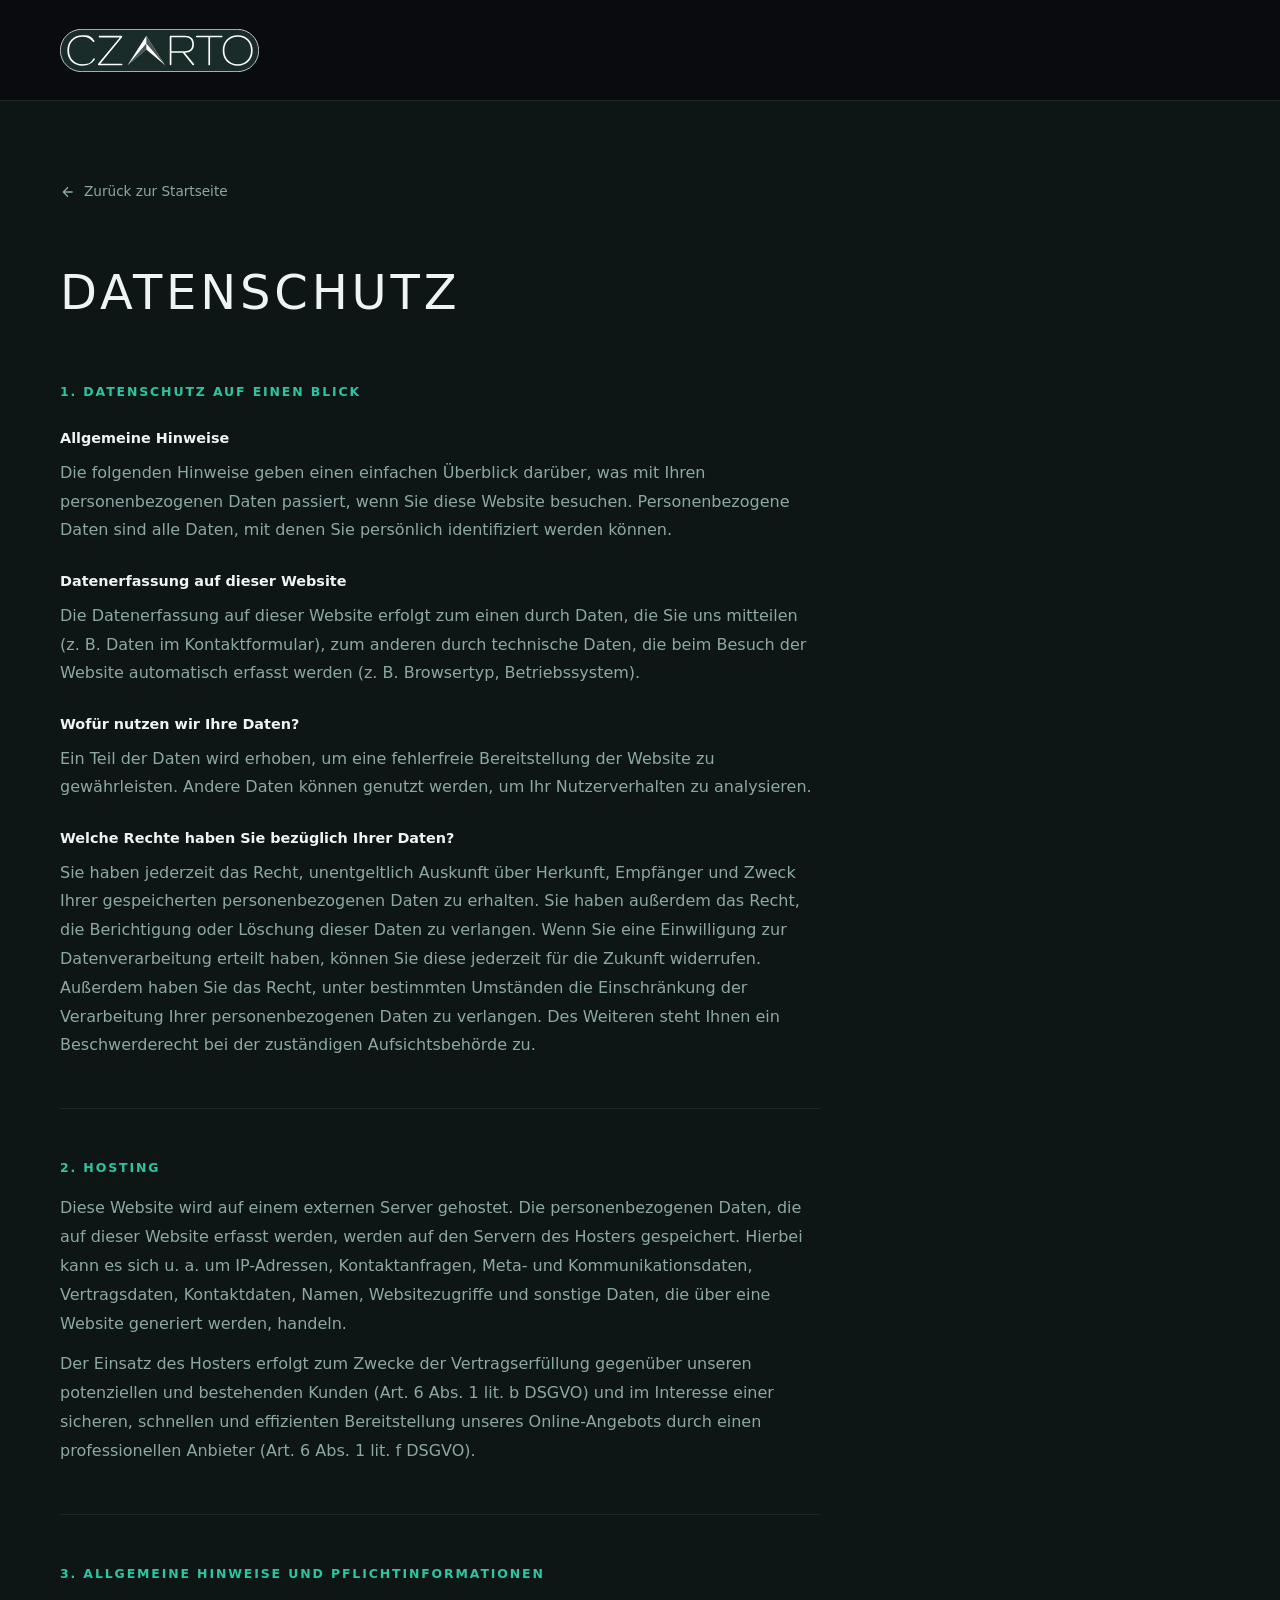
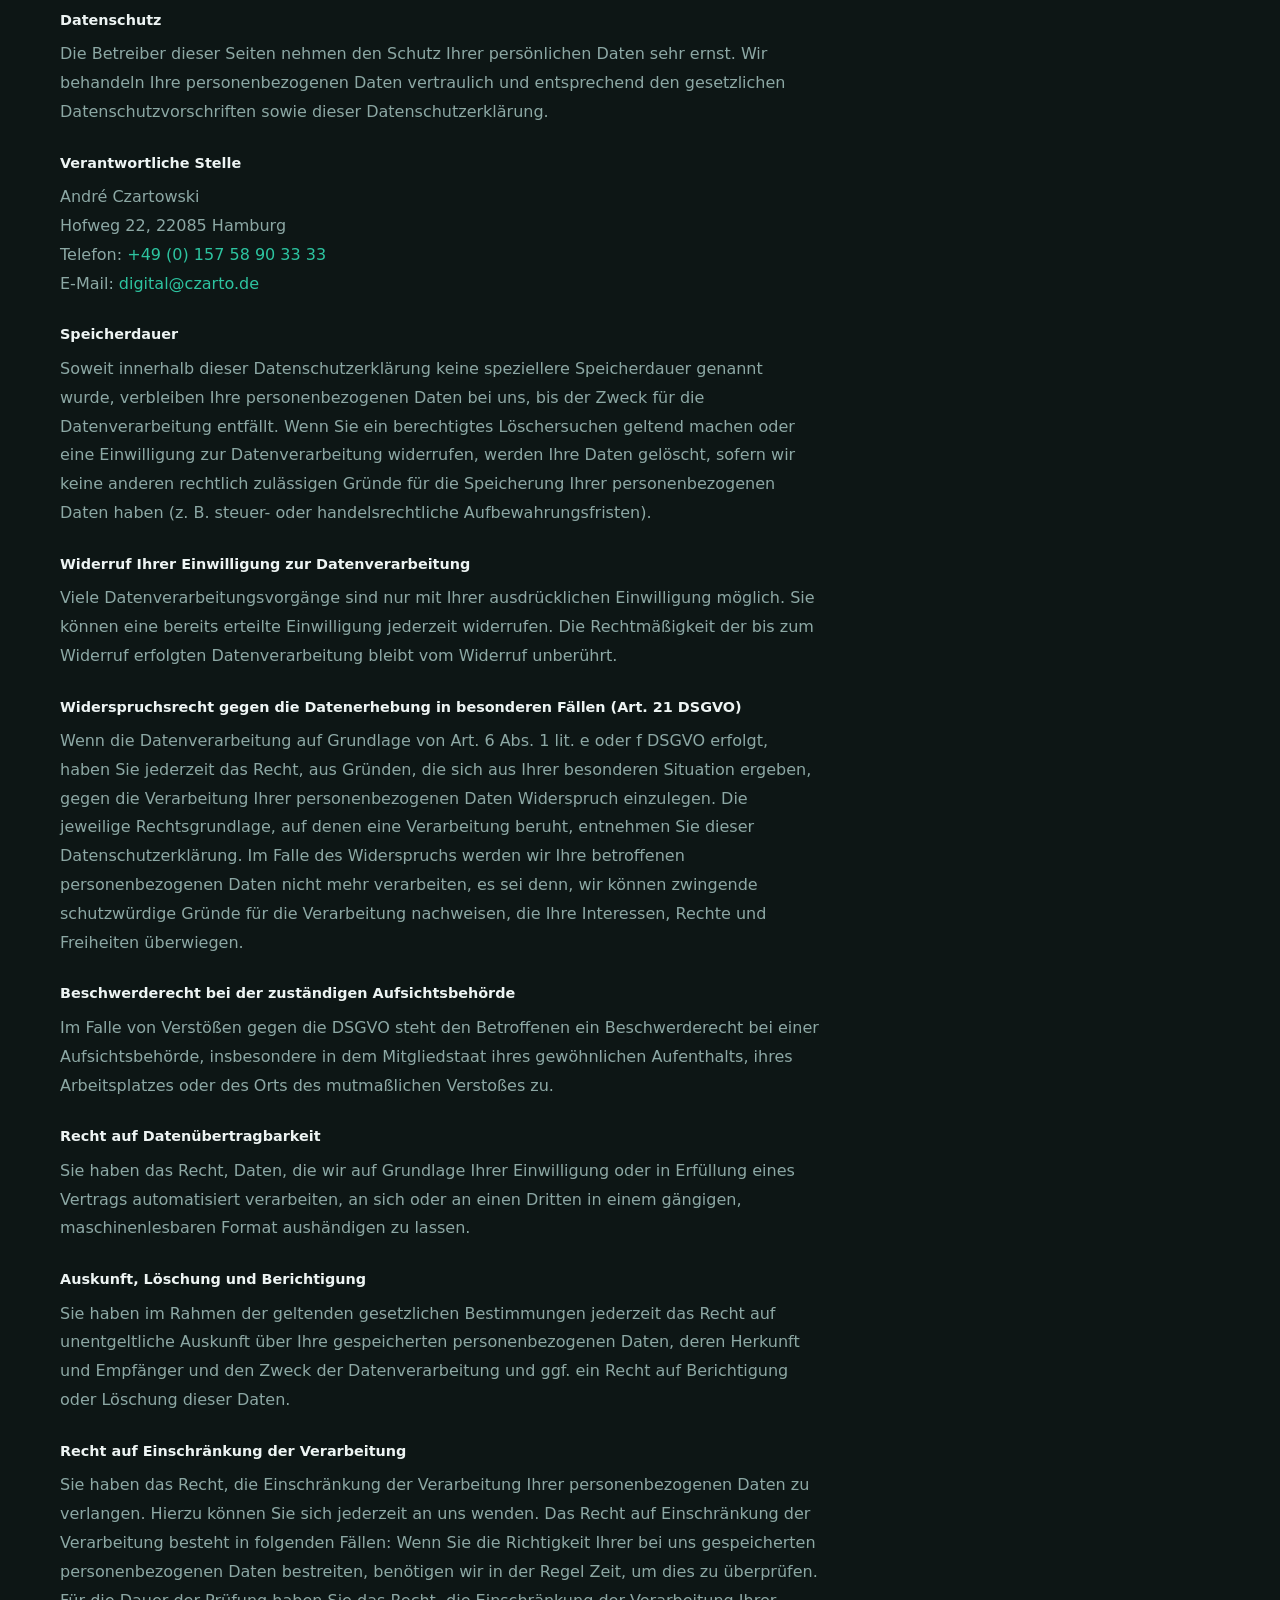
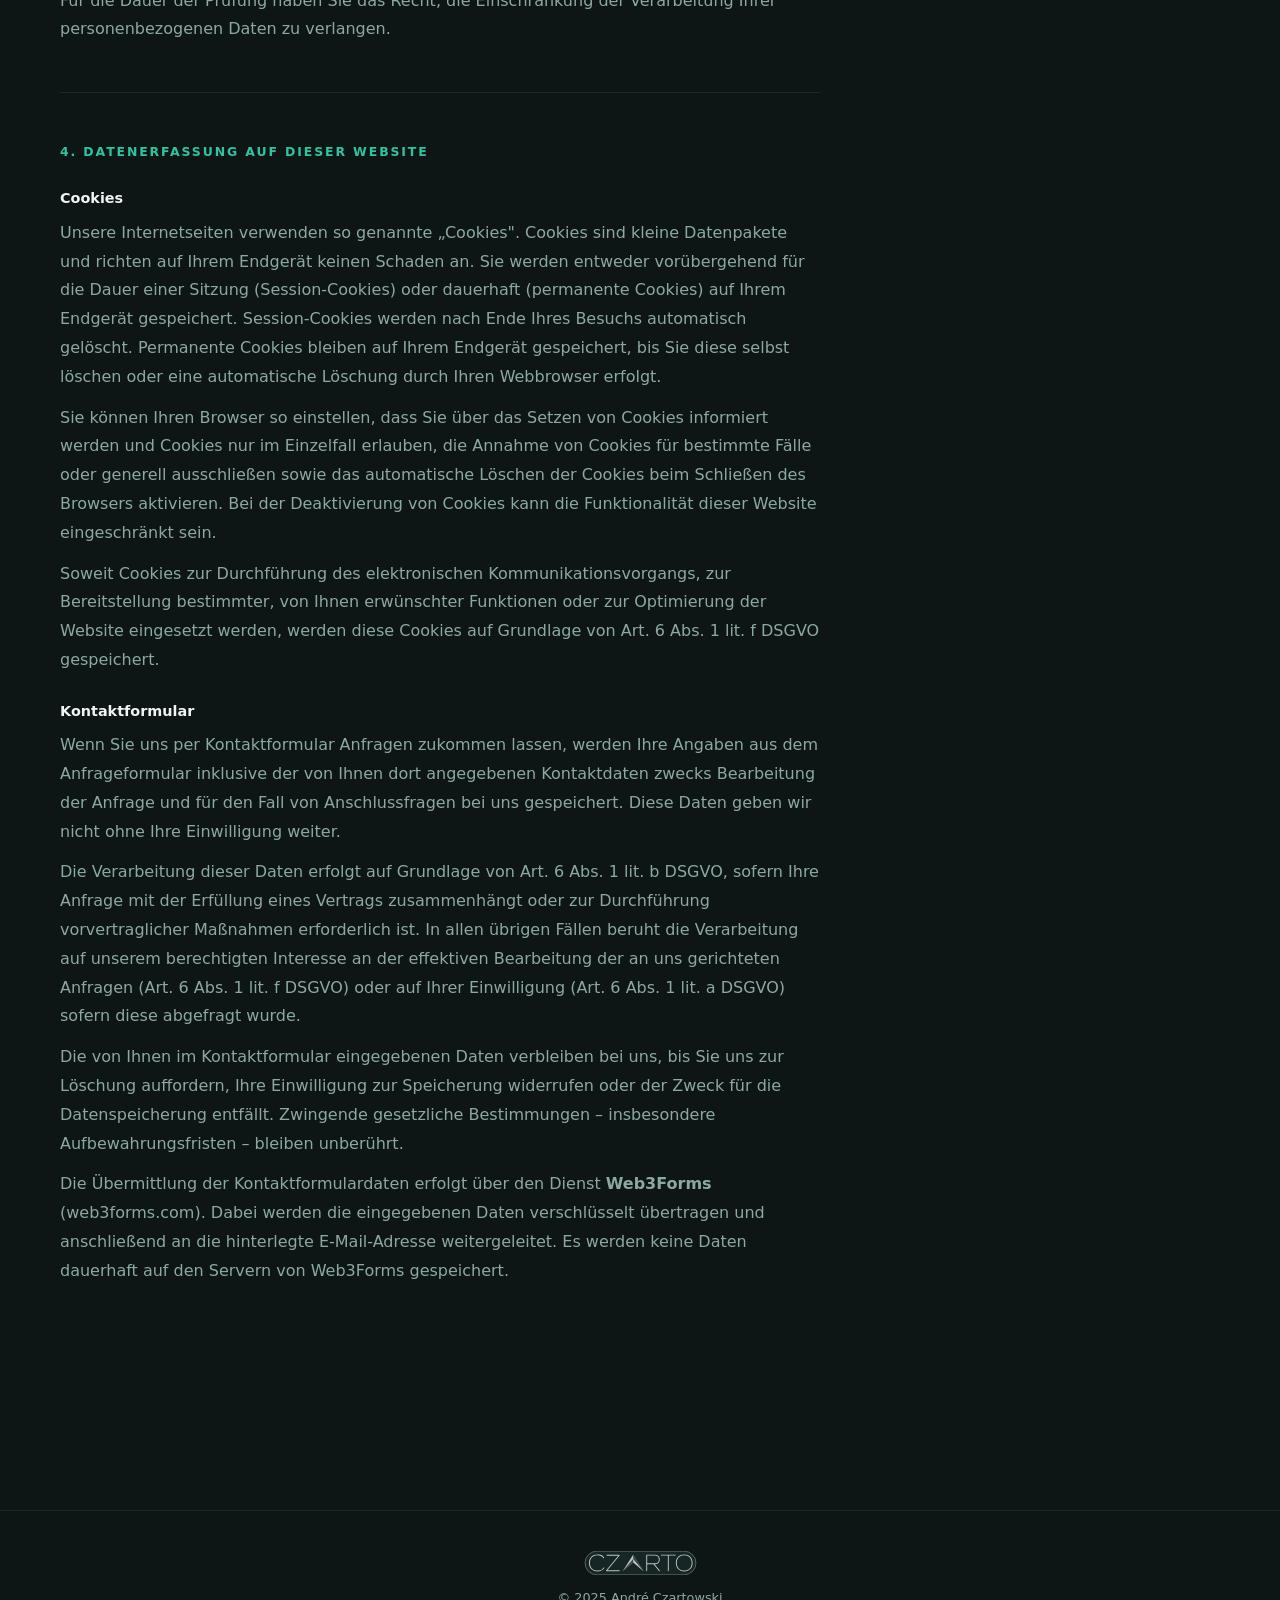
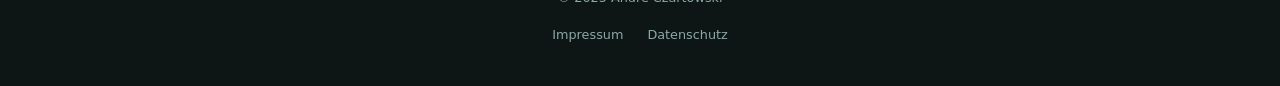
<file: datenschutz.html>
<!DOCTYPE html>
<html lang="de">
<head>
  <meta charset="UTF-8" />
  <meta name="viewport" content="width=device-width, initial-scale=1.0" />
  <meta name="robots" content="noindex" />
  <title>Datenschutz | Czarto Digital</title>
  <link rel="stylesheet" href="fonts/fonts.css" />
  <link rel="stylesheet" href="styles.css" />
  <style>
    .legal-page {
      min-height: 100vh;
      padding-block: calc(var(--nav-h) + 5rem) 8rem;
    }
    .legal-content {
      max-width: 760px;
    }
    .legal-content h1 {
      font-family: var(--font-serif);
      font-size: clamp(2rem, 4vw, 3rem);
      font-weight: 200;
      letter-spacing: 0.08em;
      text-transform: uppercase;
      color: var(--clr-text);
      margin-bottom: 3rem;
    }
    .legal-section {
      margin-bottom: 3rem;
      padding-bottom: 3rem;
      border-bottom: 1px solid var(--clr-border);
    }
    .legal-section:last-child {
      border-bottom: none;
    }
    .legal-section h2 {
      font-size: 0.78rem;
      font-weight: 600;
      letter-spacing: 0.15em;
      text-transform: uppercase;
      color: var(--clr-accent);
      margin-bottom: 1rem;
    }
    .legal-section h3 {
      font-size: 0.9rem;
      font-weight: 600;
      color: var(--clr-text);
      margin-top: 1.5rem;
      margin-bottom: 0.5rem;
    }
    .legal-section p,
    .legal-section address {
      font-size: 1rem;
      color: var(--clr-text-muted);
      line-height: 1.8;
      font-style: normal;
      margin-bottom: 0.75rem;
    }
    .legal-section p:last-child { margin-bottom: 0; }
    .legal-section a {
      color: var(--clr-accent);
      text-decoration: none;
      transition: color 0.2s;
    }
    .legal-section a:hover {
      color: var(--clr-accent-2);
    }
    .back-link {
      display: inline-flex;
      align-items: center;
      gap: 0.5rem;
      font-size: 0.85rem;
      font-weight: 500;
      color: var(--clr-text-muted);
      text-decoration: none;
      margin-bottom: 3rem;
      transition: color 0.2s;
    }
    .back-link:hover { color: var(--clr-accent); }
    .back-link svg { width: 16px; height: 16px; }
  </style>
</head>
<body>

  <!-- ─── Navigation ─────────────────────────────────────────────────── -->
  <header class="nav-wrap scrolled" id="nav">
    <nav class="nav-inner">
      <a href="index.html" class="nav-logo" aria-label="Czarto Digital">
        <img src="logo.svg" alt="Czarto Digital" class="nav-logo-img" width="200" height="43" />
      </a>
    </nav>
  </header>

  <main>
    <section class="legal-page">
      <div class="container">
        <div class="legal-content">

          <a href="index.html" class="back-link">
            <svg viewBox="0 0 24 24" fill="none" stroke="currentColor" stroke-width="2" aria-hidden="true"><path d="M19 12H5M12 5l-7 7 7 7"/></svg>
            Zurück zur Startseite
          </a>

          <h1>Datenschutz</h1>

          <!-- 1 -->
          <div class="legal-section">
            <h2>1. Datenschutz auf einen Blick</h2>

            <h3>Allgemeine Hinweise</h3>
            <p>Die folgenden Hinweise geben einen einfachen Überblick darüber, was mit Ihren personenbezogenen Daten passiert, wenn Sie diese Website besuchen. Personenbezogene Daten sind alle Daten, mit denen Sie persönlich identifiziert werden können.</p>

            <h3>Datenerfassung auf dieser Website</h3>
            <p>Die Datenerfassung auf dieser Website erfolgt zum einen durch Daten, die Sie uns mitteilen (z. B. Daten im Kontaktformular), zum anderen durch technische Daten, die beim Besuch der Website automatisch erfasst werden (z. B. Browsertyp, Betriebssystem).</p>

            <h3>Wofür nutzen wir Ihre Daten?</h3>
            <p>Ein Teil der Daten wird erhoben, um eine fehlerfreie Bereitstellung der Website zu gewährleisten. Andere Daten können genutzt werden, um Ihr Nutzerverhalten zu analysieren.</p>

            <h3>Welche Rechte haben Sie bezüglich Ihrer Daten?</h3>
            <p>Sie haben jederzeit das Recht, unentgeltlich Auskunft über Herkunft, Empfänger und Zweck Ihrer gespeicherten personenbezogenen Daten zu erhalten. Sie haben außerdem das Recht, die Berichtigung oder Löschung dieser Daten zu verlangen. Wenn Sie eine Einwilligung zur Datenverarbeitung erteilt haben, können Sie diese jederzeit für die Zukunft widerrufen. Außerdem haben Sie das Recht, unter bestimmten Umständen die Einschränkung der Verarbeitung Ihrer personenbezogenen Daten zu verlangen. Des Weiteren steht Ihnen ein Beschwerderecht bei der zuständigen Aufsichtsbehörde zu.</p>
          </div>

          <!-- 2 -->
          <div class="legal-section">
            <h2>2. Hosting</h2>
            <p>Diese Website wird auf einem externen Server gehostet. Die personenbezogenen Daten, die auf dieser Website erfasst werden, werden auf den Servern des Hosters gespeichert. Hierbei kann es sich u. a. um IP-Adressen, Kontaktanfragen, Meta- und Kommunikationsdaten, Vertragsdaten, Kontaktdaten, Namen, Websitezugriffe und sonstige Daten, die über eine Website generiert werden, handeln.</p>
            <p>Der Einsatz des Hosters erfolgt zum Zwecke der Vertragserfüllung gegenüber unseren potenziellen und bestehenden Kunden (Art. 6 Abs. 1 lit. b DSGVO) und im Interesse einer sicheren, schnellen und effizienten Bereitstellung unseres Online-Angebots durch einen professionellen Anbieter (Art. 6 Abs. 1 lit. f DSGVO).</p>
          </div>

          <!-- 3 -->
          <div class="legal-section">
            <h2>3. Allgemeine Hinweise und Pflichtinformationen</h2>

            <h3>Datenschutz</h3>
            <p>Die Betreiber dieser Seiten nehmen den Schutz Ihrer persönlichen Daten sehr ernst. Wir behandeln Ihre personenbezogenen Daten vertraulich und entsprechend den gesetzlichen Datenschutzvorschriften sowie dieser Datenschutzerklärung.</p>

            <h3>Verantwortliche Stelle</h3>
            <address>
              André Czartowski<br>
              Hofweg 22, 22085 Hamburg<br>
              Telefon: <a href="tel:+4915758903333">+49 (0) 157 58 90 33 33</a><br>
              E-Mail: <a href="mailto:digital@czarto.de">digital@czarto.de</a>
            </address>

            <h3>Speicherdauer</h3>
            <p>Soweit innerhalb dieser Datenschutzerklärung keine speziellere Speicherdauer genannt wurde, verbleiben Ihre personenbezogenen Daten bei uns, bis der Zweck für die Datenverarbeitung entfällt. Wenn Sie ein berechtigtes Löschersuchen geltend machen oder eine Einwilligung zur Datenverarbeitung widerrufen, werden Ihre Daten gelöscht, sofern wir keine anderen rechtlich zulässigen Gründe für die Speicherung Ihrer personenbezogenen Daten haben (z. B. steuer- oder handelsrechtliche Aufbewahrungsfristen).</p>

            <h3>Widerruf Ihrer Einwilligung zur Datenverarbeitung</h3>
            <p>Viele Datenverarbeitungsvorgänge sind nur mit Ihrer ausdrücklichen Einwilligung möglich. Sie können eine bereits erteilte Einwilligung jederzeit widerrufen. Die Rechtmäßigkeit der bis zum Widerruf erfolgten Datenverarbeitung bleibt vom Widerruf unberührt.</p>

            <h3>Widerspruchsrecht gegen die Datenerhebung in besonderen Fällen (Art. 21 DSGVO)</h3>
            <p>Wenn die Datenverarbeitung auf Grundlage von Art. 6 Abs. 1 lit. e oder f DSGVO erfolgt, haben Sie jederzeit das Recht, aus Gründen, die sich aus Ihrer besonderen Situation ergeben, gegen die Verarbeitung Ihrer personenbezogenen Daten Widerspruch einzulegen. Die jeweilige Rechtsgrundlage, auf denen eine Verarbeitung beruht, entnehmen Sie dieser Datenschutzerklärung. Im Falle des Widerspruchs werden wir Ihre betroffenen personenbezogenen Daten nicht mehr verarbeiten, es sei denn, wir können zwingende schutzwürdige Gründe für die Verarbeitung nachweisen, die Ihre Interessen, Rechte und Freiheiten überwiegen.</p>

            <h3>Beschwerderecht bei der zuständigen Aufsichtsbehörde</h3>
            <p>Im Falle von Verstößen gegen die DSGVO steht den Betroffenen ein Beschwerderecht bei einer Aufsichtsbehörde, insbesondere in dem Mitgliedstaat ihres gewöhnlichen Aufenthalts, ihres Arbeitsplatzes oder des Orts des mutmaßlichen Verstoßes zu.</p>

            <h3>Recht auf Datenübertragbarkeit</h3>
            <p>Sie haben das Recht, Daten, die wir auf Grundlage Ihrer Einwilligung oder in Erfüllung eines Vertrags automatisiert verarbeiten, an sich oder an einen Dritten in einem gängigen, maschinenlesbaren Format aushändigen zu lassen.</p>

            <h3>Auskunft, Löschung und Berichtigung</h3>
            <p>Sie haben im Rahmen der geltenden gesetzlichen Bestimmungen jederzeit das Recht auf unentgeltliche Auskunft über Ihre gespeicherten personenbezogenen Daten, deren Herkunft und Empfänger und den Zweck der Datenverarbeitung und ggf. ein Recht auf Berichtigung oder Löschung dieser Daten.</p>

            <h3>Recht auf Einschränkung der Verarbeitung</h3>
            <p>Sie haben das Recht, die Einschränkung der Verarbeitung Ihrer personenbezogenen Daten zu verlangen. Hierzu können Sie sich jederzeit an uns wenden. Das Recht auf Einschränkung der Verarbeitung besteht in folgenden Fällen: Wenn Sie die Richtigkeit Ihrer bei uns gespeicherten personenbezogenen Daten bestreiten, benötigen wir in der Regel Zeit, um dies zu überprüfen. Für die Dauer der Prüfung haben Sie das Recht, die Einschränkung der Verarbeitung Ihrer personenbezogenen Daten zu verlangen.</p>
          </div>

          <!-- 4 -->
          <div class="legal-section">
            <h2>4. Datenerfassung auf dieser Website</h2>

            <h3>Cookies</h3>
            <p>Unsere Internetseiten verwenden so genannte „Cookies". Cookies sind kleine Datenpakete und richten auf Ihrem Endgerät keinen Schaden an. Sie werden entweder vorübergehend für die Dauer einer Sitzung (Session-Cookies) oder dauerhaft (permanente Cookies) auf Ihrem Endgerät gespeichert. Session-Cookies werden nach Ende Ihres Besuchs automatisch gelöscht. Permanente Cookies bleiben auf Ihrem Endgerät gespeichert, bis Sie diese selbst löschen oder eine automatische Löschung durch Ihren Webbrowser erfolgt.</p>
            <p>Sie können Ihren Browser so einstellen, dass Sie über das Setzen von Cookies informiert werden und Cookies nur im Einzelfall erlauben, die Annahme von Cookies für bestimmte Fälle oder generell ausschließen sowie das automatische Löschen der Cookies beim Schließen des Browsers aktivieren. Bei der Deaktivierung von Cookies kann die Funktionalität dieser Website eingeschränkt sein.</p>
            <p>Soweit Cookies zur Durchführung des elektronischen Kommunikationsvorgangs, zur Bereitstellung bestimmter, von Ihnen erwünschter Funktionen oder zur Optimierung der Website eingesetzt werden, werden diese Cookies auf Grundlage von Art. 6 Abs. 1 lit. f DSGVO gespeichert.</p>

            <h3>Kontaktformular</h3>
            <p>Wenn Sie uns per Kontaktformular Anfragen zukommen lassen, werden Ihre Angaben aus dem Anfrageformular inklusive der von Ihnen dort angegebenen Kontaktdaten zwecks Bearbeitung der Anfrage und für den Fall von Anschlussfragen bei uns gespeichert. Diese Daten geben wir nicht ohne Ihre Einwilligung weiter.</p>
            <p>Die Verarbeitung dieser Daten erfolgt auf Grundlage von Art. 6 Abs. 1 lit. b DSGVO, sofern Ihre Anfrage mit der Erfüllung eines Vertrags zusammenhängt oder zur Durchführung vorvertraglicher Maßnahmen erforderlich ist. In allen übrigen Fällen beruht die Verarbeitung auf unserem berechtigten Interesse an der effektiven Bearbeitung der an uns gerichteten Anfragen (Art. 6 Abs. 1 lit. f DSGVO) oder auf Ihrer Einwilligung (Art. 6 Abs. 1 lit. a DSGVO) sofern diese abgefragt wurde.</p>
            <p>Die von Ihnen im Kontaktformular eingegebenen Daten verbleiben bei uns, bis Sie uns zur Löschung auffordern, Ihre Einwilligung zur Speicherung widerrufen oder der Zweck für die Datenspeicherung entfällt. Zwingende gesetzliche Bestimmungen – insbesondere Aufbewahrungsfristen – bleiben unberührt.</p>
            <p>Die Übermittlung der Kontaktformulardaten erfolgt über den Dienst <strong>Web3Forms</strong> (web3forms.com). Dabei werden die eingegebenen Daten verschlüsselt übertragen und anschließend an die hinterlegte E-Mail-Adresse weitergeleitet. Es werden keine Daten dauerhaft auf den Servern von Web3Forms gespeichert.</p>
          </div>

        </div>
      </div>
    </section>
  </main>

  <!-- ─── Footer ────────────────────────────────────────────────────── -->
  <footer class="footer">
    <div class="container footer-inner">
      <div class="footer-brand">
        <img src="logo.svg" alt="Czarto Digital" class="footer-logo-img" width="110" height="24" />
        <span class="footer-copy">&copy; 2025 André Czartowski</span>
      </div>
      <nav class="footer-links" aria-label="Footer Navigation">
        <a href="impressum.html" class="footer-link">Impressum</a>
        <a href="datenschutz.html" class="footer-link">Datenschutz</a>
      </nav>
    </div>
  </footer>

</body>
</html>
</file>
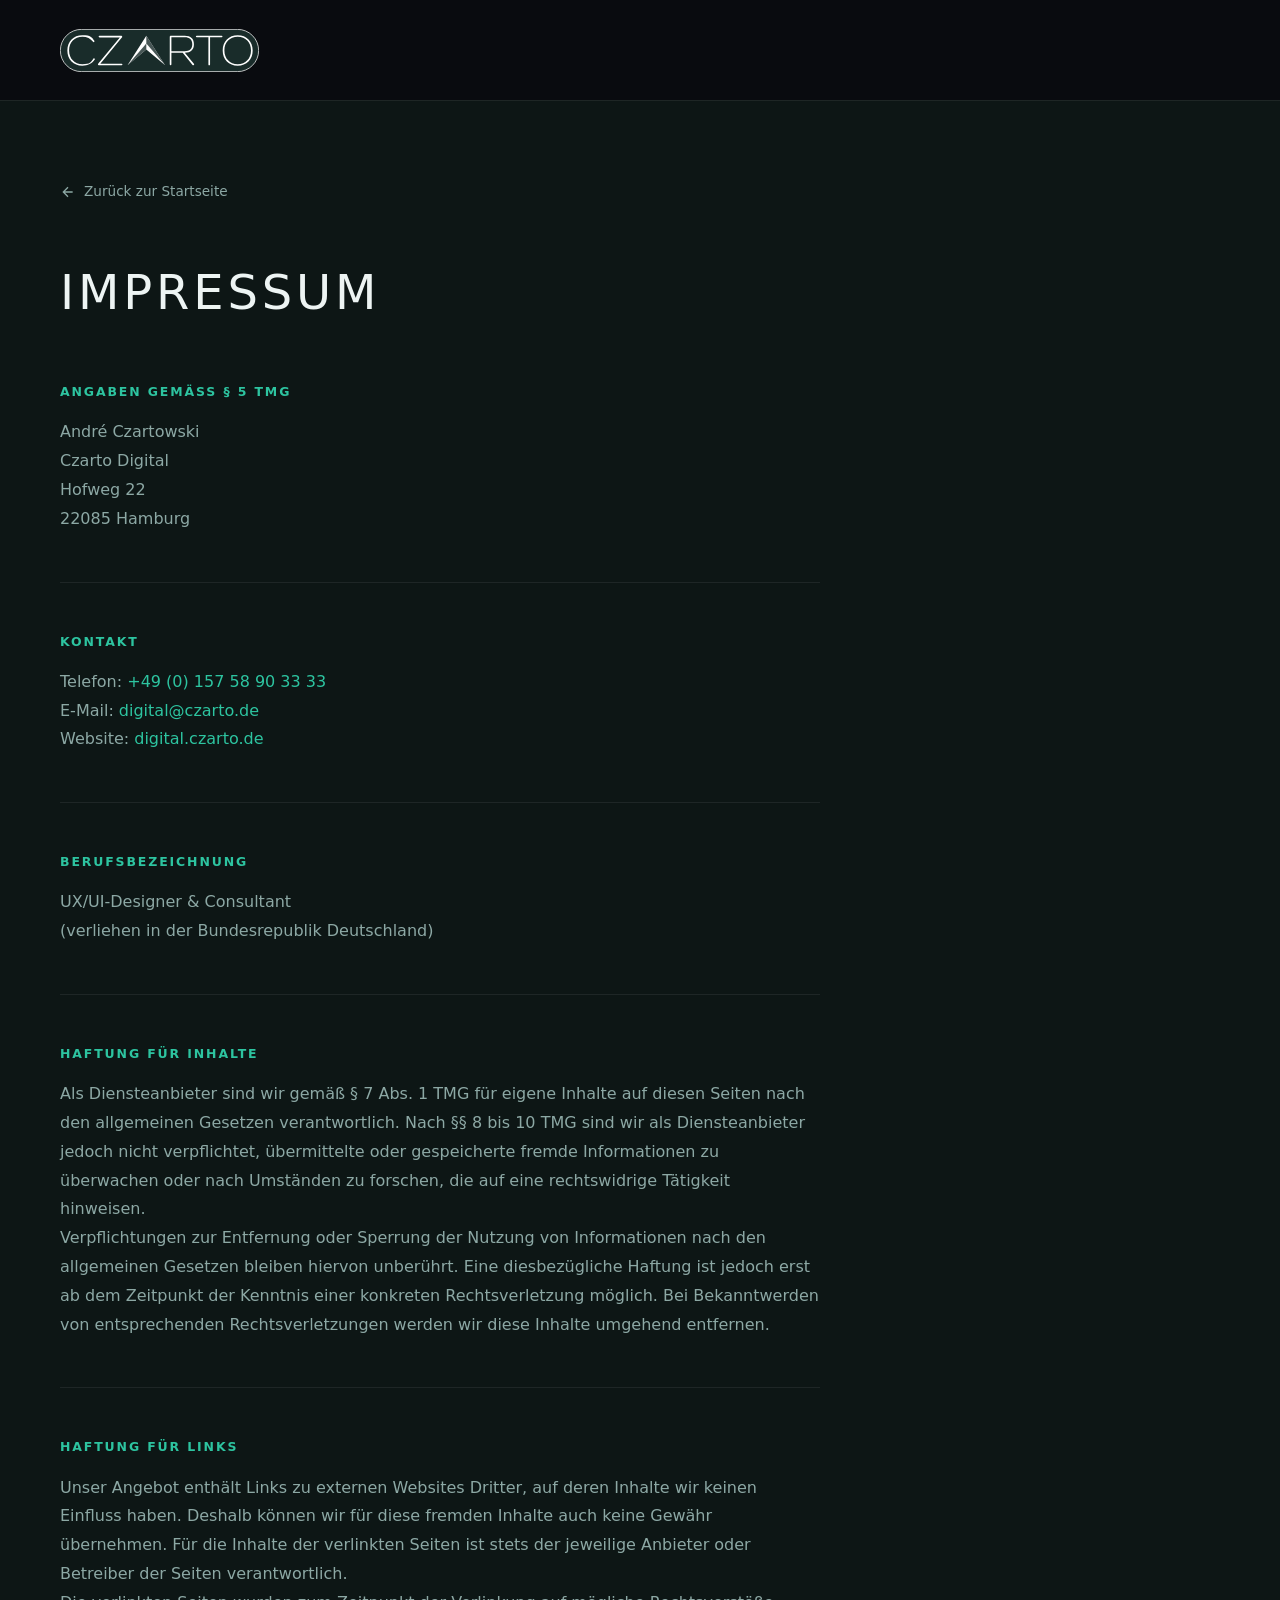
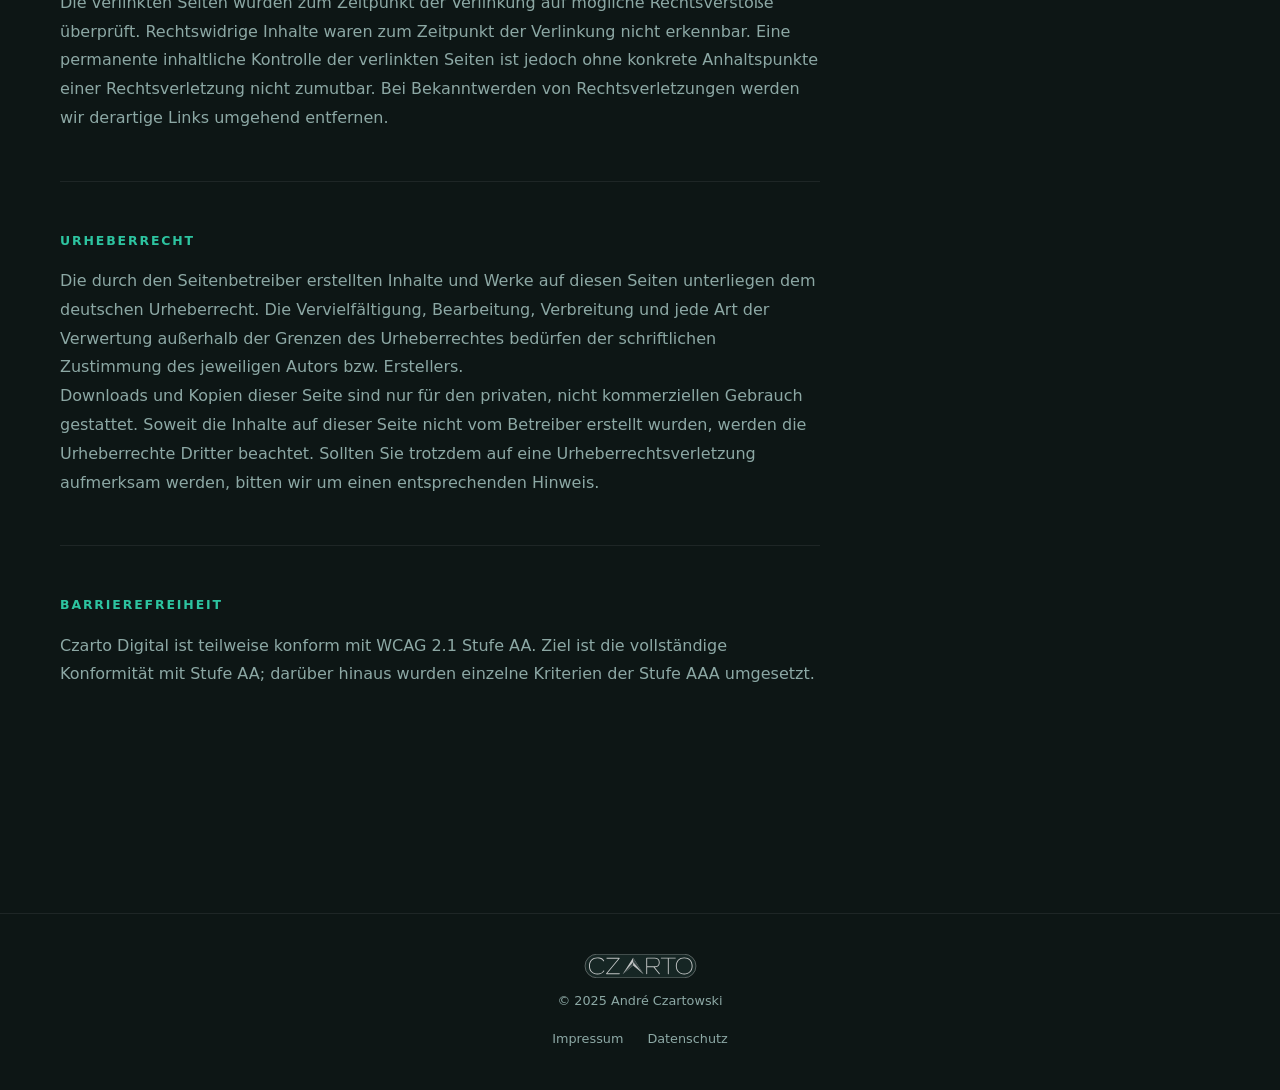
<file: impressum.html>
<!DOCTYPE html>
<html lang="de">
<head>
  <meta charset="UTF-8" />
  <meta name="viewport" content="width=device-width, initial-scale=1.0" />
  <meta name="robots" content="noindex" />
  <title>Impressum | Czarto Digital</title>
  <link rel="stylesheet" href="fonts/fonts.css" />
  <link rel="stylesheet" href="styles.css" />
  <style>
    .legal-page {
      min-height: 100vh;
      padding-block: calc(var(--nav-h) + 5rem) 8rem;
    }
    .legal-content {
      max-width: 760px;
    }
    .legal-content h1 {
      font-family: var(--font-serif);
      font-size: clamp(2rem, 4vw, 3rem);
      font-weight: 200;
      letter-spacing: 0.08em;
      text-transform: uppercase;
      color: var(--clr-text);
      margin-bottom: 3rem;
    }
    .legal-section {
      margin-bottom: 3rem;
      padding-bottom: 3rem;
      border-bottom: 1px solid var(--clr-border);
    }
    .legal-section:last-child {
      border-bottom: none;
    }
    .legal-section h2 {
      font-size: 0.78rem;
      font-weight: 600;
      letter-spacing: 0.15em;
      text-transform: uppercase;
      color: var(--clr-accent);
      margin-bottom: 1rem;
    }
    .legal-section p,
    .legal-section address {
      font-size: 1rem;
      color: var(--clr-text-muted);
      line-height: 1.8;
      font-style: normal;
    }
    .legal-section a {
      color: var(--clr-accent);
      text-decoration: none;
      transition: color 0.2s;
    }
    .legal-section a:hover {
      color: var(--clr-accent-2);
    }
    .back-link {
      display: inline-flex;
      align-items: center;
      gap: 0.5rem;
      font-size: 0.85rem;
      font-weight: 500;
      color: var(--clr-text-muted);
      text-decoration: none;
      margin-bottom: 3rem;
      transition: color 0.2s;
    }
    .back-link:hover { color: var(--clr-accent); }
    .back-link svg { width: 16px; height: 16px; }
  </style>
</head>
<body>

  <!-- ─── Navigation ─────────────────────────────────────────────────── -->
  <header class="nav-wrap scrolled" id="nav">
    <nav class="nav-inner">
      <a href="index.html" class="nav-logo" aria-label="Czarto Digital">
        <img src="logo.svg" alt="Czarto Digital" class="nav-logo-img" width="200" height="43" />
      </a>
    </nav>
  </header>

  <main>
    <section class="legal-page">
      <div class="container">
        <div class="legal-content">

          <a href="index.html" class="back-link">
            <svg viewBox="0 0 24 24" fill="none" stroke="currentColor" stroke-width="2" aria-hidden="true"><path d="M19 12H5M12 5l-7 7 7 7"/></svg>
            Zurück zur Startseite
          </a>

          <h1>Impressum</h1>

          <div class="legal-section">
            <h2>Angaben gemäß § 5 TMG</h2>
            <address>
              André Czartowski<br>
              Czarto Digital<br>
              Hofweg 22<br>
              22085 Hamburg
            </address>
          </div>

          <div class="legal-section">
            <h2>Kontakt</h2>
            <p>
              Telefon: <a href="tel:+4915758903333">+49 (0) 157 58 90 33 33</a><br>
              E-Mail: <a href="mailto:digital@czarto.de">digital@czarto.de</a><br>
              Website: <a href="https://digital.czarto.de">digital.czarto.de</a>
            </p>
          </div>

          <div class="legal-section">
            <h2>Berufsbezeichnung</h2>
            <p>
              UX/UI-Designer &amp; Consultant<br>
              (verliehen in der Bundesrepublik Deutschland)
            </p>
          </div>

          <div class="legal-section">
            <h2>Haftung für Inhalte</h2>
            <p>
              Als Diensteanbieter sind wir gemäß § 7 Abs. 1 TMG für eigene Inhalte auf diesen Seiten nach den allgemeinen Gesetzen verantwortlich. Nach §§ 8 bis 10 TMG sind wir als Diensteanbieter jedoch nicht verpflichtet, übermittelte oder gespeicherte fremde Informationen zu überwachen oder nach Umständen zu forschen, die auf eine rechtswidrige Tätigkeit hinweisen.
            </p>
            <p>
              Verpflichtungen zur Entfernung oder Sperrung der Nutzung von Informationen nach den allgemeinen Gesetzen bleiben hiervon unberührt. Eine diesbezügliche Haftung ist jedoch erst ab dem Zeitpunkt der Kenntnis einer konkreten Rechtsverletzung möglich. Bei Bekanntwerden von entsprechenden Rechtsverletzungen werden wir diese Inhalte umgehend entfernen.
            </p>
          </div>

          <div class="legal-section">
            <h2>Haftung für Links</h2>
            <p>
              Unser Angebot enthält Links zu externen Websites Dritter, auf deren Inhalte wir keinen Einfluss haben. Deshalb können wir für diese fremden Inhalte auch keine Gewähr übernehmen. Für die Inhalte der verlinkten Seiten ist stets der jeweilige Anbieter oder Betreiber der Seiten verantwortlich.
            </p>
            <p>
              Die verlinkten Seiten wurden zum Zeitpunkt der Verlinkung auf mögliche Rechtsverstöße überprüft. Rechtswidrige Inhalte waren zum Zeitpunkt der Verlinkung nicht erkennbar. Eine permanente inhaltliche Kontrolle der verlinkten Seiten ist jedoch ohne konkrete Anhaltspunkte einer Rechtsverletzung nicht zumutbar. Bei Bekanntwerden von Rechtsverletzungen werden wir derartige Links umgehend entfernen.
            </p>
          </div>

          <div class="legal-section">
            <h2>Urheberrecht</h2>
            <p>
              Die durch den Seitenbetreiber erstellten Inhalte und Werke auf diesen Seiten unterliegen dem deutschen Urheberrecht. Die Vervielfältigung, Bearbeitung, Verbreitung und jede Art der Verwertung außerhalb der Grenzen des Urheberrechtes bedürfen der schriftlichen Zustimmung des jeweiligen Autors bzw. Erstellers.
            </p>
            <p>
              Downloads und Kopien dieser Seite sind nur für den privaten, nicht kommerziellen Gebrauch gestattet. Soweit die Inhalte auf dieser Seite nicht vom Betreiber erstellt wurden, werden die Urheberrechte Dritter beachtet. Sollten Sie trotzdem auf eine Urheberrechtsverletzung aufmerksam werden, bitten wir um einen entsprechenden Hinweis.
            </p>
          </div>

          <div class="legal-section">
            <h2>Barrierefreiheit</h2>
            <p>
              Czarto Digital ist teilweise konform mit WCAG 2.1 Stufe AA. Ziel ist die vollständige Konformität mit Stufe AA; darüber hinaus wurden einzelne Kriterien der Stufe AAA umgesetzt.
            </p>
          </div>

        </div>
      </div>
    </section>
  </main>

  <!-- ─── Footer ────────────────────────────────────────────────────── -->
  <footer class="footer">
    <div class="container footer-inner">
      <div class="footer-brand">
        <img src="logo.svg" alt="Czarto Digital" class="footer-logo-img" width="110" height="24" />
        <span class="footer-copy">&copy; 2025 André Czartowski</span>
      </div>
      <nav class="footer-links" aria-label="Footer Navigation">
        <a href="impressum.html" class="footer-link">Impressum</a>
        <a href="datenschutz.html" class="footer-link">Datenschutz</a>
      </nav>
    </div>
  </footer>

</body>
</html>
</file>
<file: fonts/fonts.css>
/* cyrillic-ext */
@font-face {
  font-family: 'Inter';
  font-style: normal;
  font-weight: 300;
  font-display: swap;
  src: url('fonts/7249155f7a06.woff2') format('woff2') format('woff2');
  unicode-range: U+0460-052F, U+1C80-1C8A, U+20B4, U+2DE0-2DFF, U+A640-A69F, U+FE2E-FE2F;
}
/* cyrillic */
@font-face {
  font-family: 'Inter';
  font-style: normal;
  font-weight: 300;
  font-display: swap;
  src: url('fonts/e34c5f1bf15e.woff2') format('woff2') format('woff2');
  unicode-range: U+0301, U+0400-045F, U+0490-0491, U+04B0-04B1, U+2116;
}
/* greek-ext */
@font-face {
  font-family: 'Inter';
  font-style: normal;
  font-weight: 300;
  font-display: swap;
  src: url('fonts/6e1a6b2b96f4.woff2') format('woff2') format('woff2');
  unicode-range: U+1F00-1FFF;
}
/* greek */
@font-face {
  font-family: 'Inter';
  font-style: normal;
  font-weight: 300;
  font-display: swap;
  src: url('fonts/656bbed6cec3.woff2') format('woff2') format('woff2');
  unicode-range: U+0370-0377, U+037A-037F, U+0384-038A, U+038C, U+038E-03A1, U+03A3-03FF;
}
/* vietnamese */
@font-face {
  font-family: 'Inter';
  font-style: normal;
  font-weight: 300;
  font-display: swap;
  src: url('fonts/fc83e07548c4.woff2') format('woff2') format('woff2');
  unicode-range: U+0102-0103, U+0110-0111, U+0128-0129, U+0168-0169, U+01A0-01A1, U+01AF-01B0, U+0300-0301, U+0303-0304, U+0308-0309, U+0323, U+0329, U+1EA0-1EF9, U+20AB;
}
/* latin-ext */
@font-face {
  font-family: 'Inter';
  font-style: normal;
  font-weight: 300;
  font-display: swap;
  src: url('fonts/749a308406a6.woff2') format('woff2') format('woff2');
  unicode-range: U+0100-02BA, U+02BD-02C5, U+02C7-02CC, U+02CE-02D7, U+02DD-02FF, U+0304, U+0308, U+0329, U+1D00-1DBF, U+1E00-1E9F, U+1EF2-1EFF, U+2020, U+20A0-20AB, U+20AD-20C0, U+2113, U+2C60-2C7F, U+A720-A7FF;
}
/* latin */
@font-face {
  font-family: 'Inter';
  font-style: normal;
  font-weight: 300;
  font-display: swap;
  src: url('fonts/1ab1ad55902b.woff2') format('woff2') format('woff2');
  unicode-range: U+0000-00FF, U+0131, U+0152-0153, U+02BB-02BC, U+02C6, U+02DA, U+02DC, U+0304, U+0308, U+0329, U+2000-206F, U+20AC, U+2122, U+2191, U+2193, U+2212, U+2215, U+FEFF, U+FFFD;
}
/* cyrillic-ext */
@font-face {
  font-family: 'Inter';
  font-style: normal;
  font-weight: 400;
  font-display: swap;
  src: url('fonts/7249155f7a06.woff2') format('woff2') format('woff2');
  unicode-range: U+0460-052F, U+1C80-1C8A, U+20B4, U+2DE0-2DFF, U+A640-A69F, U+FE2E-FE2F;
}
/* cyrillic */
@font-face {
  font-family: 'Inter';
  font-style: normal;
  font-weight: 400;
  font-display: swap;
  src: url('fonts/e34c5f1bf15e.woff2') format('woff2') format('woff2');
  unicode-range: U+0301, U+0400-045F, U+0490-0491, U+04B0-04B1, U+2116;
}
/* greek-ext */
@font-face {
  font-family: 'Inter';
  font-style: normal;
  font-weight: 400;
  font-display: swap;
  src: url('fonts/6e1a6b2b96f4.woff2') format('woff2') format('woff2');
  unicode-range: U+1F00-1FFF;
}
/* greek */
@font-face {
  font-family: 'Inter';
  font-style: normal;
  font-weight: 400;
  font-display: swap;
  src: url('fonts/656bbed6cec3.woff2') format('woff2') format('woff2');
  unicode-range: U+0370-0377, U+037A-037F, U+0384-038A, U+038C, U+038E-03A1, U+03A3-03FF;
}
/* vietnamese */
@font-face {
  font-family: 'Inter';
  font-style: normal;
  font-weight: 400;
  font-display: swap;
  src: url('fonts/fc83e07548c4.woff2') format('woff2') format('woff2');
  unicode-range: U+0102-0103, U+0110-0111, U+0128-0129, U+0168-0169, U+01A0-01A1, U+01AF-01B0, U+0300-0301, U+0303-0304, U+0308-0309, U+0323, U+0329, U+1EA0-1EF9, U+20AB;
}
/* latin-ext */
@font-face {
  font-family: 'Inter';
  font-style: normal;
  font-weight: 400;
  font-display: swap;
  src: url('fonts/749a308406a6.woff2') format('woff2') format('woff2');
  unicode-range: U+0100-02BA, U+02BD-02C5, U+02C7-02CC, U+02CE-02D7, U+02DD-02FF, U+0304, U+0308, U+0329, U+1D00-1DBF, U+1E00-1E9F, U+1EF2-1EFF, U+2020, U+20A0-20AB, U+20AD-20C0, U+2113, U+2C60-2C7F, U+A720-A7FF;
}
/* latin */
@font-face {
  font-family: 'Inter';
  font-style: normal;
  font-weight: 400;
  font-display: swap;
  src: url('fonts/1ab1ad55902b.woff2') format('woff2') format('woff2');
  unicode-range: U+0000-00FF, U+0131, U+0152-0153, U+02BB-02BC, U+02C6, U+02DA, U+02DC, U+0304, U+0308, U+0329, U+2000-206F, U+20AC, U+2122, U+2191, U+2193, U+2212, U+2215, U+FEFF, U+FFFD;
}
/* cyrillic-ext */
@font-face {
  font-family: 'Inter';
  font-style: normal;
  font-weight: 500;
  font-display: swap;
  src: url('fonts/7249155f7a06.woff2') format('woff2') format('woff2');
  unicode-range: U+0460-052F, U+1C80-1C8A, U+20B4, U+2DE0-2DFF, U+A640-A69F, U+FE2E-FE2F;
}
/* cyrillic */
@font-face {
  font-family: 'Inter';
  font-style: normal;
  font-weight: 500;
  font-display: swap;
  src: url('fonts/e34c5f1bf15e.woff2') format('woff2') format('woff2');
  unicode-range: U+0301, U+0400-045F, U+0490-0491, U+04B0-04B1, U+2116;
}
/* greek-ext */
@font-face {
  font-family: 'Inter';
  font-style: normal;
  font-weight: 500;
  font-display: swap;
  src: url('fonts/6e1a6b2b96f4.woff2') format('woff2') format('woff2');
  unicode-range: U+1F00-1FFF;
}
/* greek */
@font-face {
  font-family: 'Inter';
  font-style: normal;
  font-weight: 500;
  font-display: swap;
  src: url('fonts/656bbed6cec3.woff2') format('woff2') format('woff2');
  unicode-range: U+0370-0377, U+037A-037F, U+0384-038A, U+038C, U+038E-03A1, U+03A3-03FF;
}
/* vietnamese */
@font-face {
  font-family: 'Inter';
  font-style: normal;
  font-weight: 500;
  font-display: swap;
  src: url('fonts/fc83e07548c4.woff2') format('woff2') format('woff2');
  unicode-range: U+0102-0103, U+0110-0111, U+0128-0129, U+0168-0169, U+01A0-01A1, U+01AF-01B0, U+0300-0301, U+0303-0304, U+0308-0309, U+0323, U+0329, U+1EA0-1EF9, U+20AB;
}
/* latin-ext */
@font-face {
  font-family: 'Inter';
  font-style: normal;
  font-weight: 500;
  font-display: swap;
  src: url('fonts/749a308406a6.woff2') format('woff2') format('woff2');
  unicode-range: U+0100-02BA, U+02BD-02C5, U+02C7-02CC, U+02CE-02D7, U+02DD-02FF, U+0304, U+0308, U+0329, U+1D00-1DBF, U+1E00-1E9F, U+1EF2-1EFF, U+2020, U+20A0-20AB, U+20AD-20C0, U+2113, U+2C60-2C7F, U+A720-A7FF;
}
/* latin */
@font-face {
  font-family: 'Inter';
  font-style: normal;
  font-weight: 500;
  font-display: swap;
  src: url('fonts/1ab1ad55902b.woff2') format('woff2') format('woff2');
  unicode-range: U+0000-00FF, U+0131, U+0152-0153, U+02BB-02BC, U+02C6, U+02DA, U+02DC, U+0304, U+0308, U+0329, U+2000-206F, U+20AC, U+2122, U+2191, U+2193, U+2212, U+2215, U+FEFF, U+FFFD;
}
/* cyrillic-ext */
@font-face {
  font-family: 'Inter';
  font-style: normal;
  font-weight: 600;
  font-display: swap;
  src: url('fonts/7249155f7a06.woff2') format('woff2') format('woff2');
  unicode-range: U+0460-052F, U+1C80-1C8A, U+20B4, U+2DE0-2DFF, U+A640-A69F, U+FE2E-FE2F;
}
/* cyrillic */
@font-face {
  font-family: 'Inter';
  font-style: normal;
  font-weight: 600;
  font-display: swap;
  src: url('fonts/e34c5f1bf15e.woff2') format('woff2') format('woff2');
  unicode-range: U+0301, U+0400-045F, U+0490-0491, U+04B0-04B1, U+2116;
}
/* greek-ext */
@font-face {
  font-family: 'Inter';
  font-style: normal;
  font-weight: 600;
  font-display: swap;
  src: url('fonts/6e1a6b2b96f4.woff2') format('woff2') format('woff2');
  unicode-range: U+1F00-1FFF;
}
/* greek */
@font-face {
  font-family: 'Inter';
  font-style: normal;
  font-weight: 600;
  font-display: swap;
  src: url('fonts/656bbed6cec3.woff2') format('woff2') format('woff2');
  unicode-range: U+0370-0377, U+037A-037F, U+0384-038A, U+038C, U+038E-03A1, U+03A3-03FF;
}
/* vietnamese */
@font-face {
  font-family: 'Inter';
  font-style: normal;
  font-weight: 600;
  font-display: swap;
  src: url('fonts/fc83e07548c4.woff2') format('woff2') format('woff2');
  unicode-range: U+0102-0103, U+0110-0111, U+0128-0129, U+0168-0169, U+01A0-01A1, U+01AF-01B0, U+0300-0301, U+0303-0304, U+0308-0309, U+0323, U+0329, U+1EA0-1EF9, U+20AB;
}
/* latin-ext */
@font-face {
  font-family: 'Inter';
  font-style: normal;
  font-weight: 600;
  font-display: swap;
  src: url('fonts/749a308406a6.woff2') format('woff2') format('woff2');
  unicode-range: U+0100-02BA, U+02BD-02C5, U+02C7-02CC, U+02CE-02D7, U+02DD-02FF, U+0304, U+0308, U+0329, U+1D00-1DBF, U+1E00-1E9F, U+1EF2-1EFF, U+2020, U+20A0-20AB, U+20AD-20C0, U+2113, U+2C60-2C7F, U+A720-A7FF;
}
/* latin */
@font-face {
  font-family: 'Inter';
  font-style: normal;
  font-weight: 600;
  font-display: swap;
  src: url('fonts/1ab1ad55902b.woff2') format('woff2') format('woff2');
  unicode-range: U+0000-00FF, U+0131, U+0152-0153, U+02BB-02BC, U+02C6, U+02DA, U+02DC, U+0304, U+0308, U+0329, U+2000-206F, U+20AC, U+2122, U+2191, U+2193, U+2212, U+2215, U+FEFF, U+FFFD;
}
/* cyrillic-ext */
@font-face {
  font-family: 'Inter';
  font-style: normal;
  font-weight: 700;
  font-display: swap;
  src: url('fonts/7249155f7a06.woff2') format('woff2') format('woff2');
  unicode-range: U+0460-052F, U+1C80-1C8A, U+20B4, U+2DE0-2DFF, U+A640-A69F, U+FE2E-FE2F;
}
/* cyrillic */
@font-face {
  font-family: 'Inter';
  font-style: normal;
  font-weight: 700;
  font-display: swap;
  src: url('fonts/e34c5f1bf15e.woff2') format('woff2') format('woff2');
  unicode-range: U+0301, U+0400-045F, U+0490-0491, U+04B0-04B1, U+2116;
}
/* greek-ext */
@font-face {
  font-family: 'Inter';
  font-style: normal;
  font-weight: 700;
  font-display: swap;
  src: url('fonts/6e1a6b2b96f4.woff2') format('woff2') format('woff2');
  unicode-range: U+1F00-1FFF;
}
/* greek */
@font-face {
  font-family: 'Inter';
  font-style: normal;
  font-weight: 700;
  font-display: swap;
  src: url('fonts/656bbed6cec3.woff2') format('woff2') format('woff2');
  unicode-range: U+0370-0377, U+037A-037F, U+0384-038A, U+038C, U+038E-03A1, U+03A3-03FF;
}
/* vietnamese */
@font-face {
  font-family: 'Inter';
  font-style: normal;
  font-weight: 700;
  font-display: swap;
  src: url('fonts/fc83e07548c4.woff2') format('woff2') format('woff2');
  unicode-range: U+0102-0103, U+0110-0111, U+0128-0129, U+0168-0169, U+01A0-01A1, U+01AF-01B0, U+0300-0301, U+0303-0304, U+0308-0309, U+0323, U+0329, U+1EA0-1EF9, U+20AB;
}
/* latin-ext */
@font-face {
  font-family: 'Inter';
  font-style: normal;
  font-weight: 700;
  font-display: swap;
  src: url('fonts/749a308406a6.woff2') format('woff2') format('woff2');
  unicode-range: U+0100-02BA, U+02BD-02C5, U+02C7-02CC, U+02CE-02D7, U+02DD-02FF, U+0304, U+0308, U+0329, U+1D00-1DBF, U+1E00-1E9F, U+1EF2-1EFF, U+2020, U+20A0-20AB, U+20AD-20C0, U+2113, U+2C60-2C7F, U+A720-A7FF;
}
/* latin */
@font-face {
  font-family: 'Inter';
  font-style: normal;
  font-weight: 700;
  font-display: swap;
  src: url('fonts/1ab1ad55902b.woff2') format('woff2') format('woff2');
  unicode-range: U+0000-00FF, U+0131, U+0152-0153, U+02BB-02BC, U+02C6, U+02DA, U+02DC, U+0304, U+0308, U+0329, U+2000-206F, U+20AC, U+2122, U+2191, U+2193, U+2212, U+2215, U+FEFF, U+FFFD;
}
/* cyrillic-ext */
@font-face {
  font-family: 'Raleway';
  font-style: italic;
  font-weight: 200;
  font-display: swap;
  src: url('fonts/3cb984428873.woff2') format('woff2') format('woff2');
  unicode-range: U+0460-052F, U+1C80-1C8A, U+20B4, U+2DE0-2DFF, U+A640-A69F, U+FE2E-FE2F;
}
/* cyrillic */
@font-face {
  font-family: 'Raleway';
  font-style: italic;
  font-weight: 200;
  font-display: swap;
  src: url('fonts/3907f55ad549.woff2') format('woff2') format('woff2');
  unicode-range: U+0301, U+0400-045F, U+0490-0491, U+04B0-04B1, U+2116;
}
/* vietnamese */
@font-face {
  font-family: 'Raleway';
  font-style: italic;
  font-weight: 200;
  font-display: swap;
  src: url('fonts/974dcbd824a5.woff2') format('woff2') format('woff2');
  unicode-range: U+0102-0103, U+0110-0111, U+0128-0129, U+0168-0169, U+01A0-01A1, U+01AF-01B0, U+0300-0301, U+0303-0304, U+0308-0309, U+0323, U+0329, U+1EA0-1EF9, U+20AB;
}
/* latin-ext */
@font-face {
  font-family: 'Raleway';
  font-style: italic;
  font-weight: 200;
  font-display: swap;
  src: url('fonts/0443e1a4db26.woff2') format('woff2') format('woff2');
  unicode-range: U+0100-02BA, U+02BD-02C5, U+02C7-02CC, U+02CE-02D7, U+02DD-02FF, U+0304, U+0308, U+0329, U+1D00-1DBF, U+1E00-1E9F, U+1EF2-1EFF, U+2020, U+20A0-20AB, U+20AD-20C0, U+2113, U+2C60-2C7F, U+A720-A7FF;
}
/* latin */
@font-face {
  font-family: 'Raleway';
  font-style: italic;
  font-weight: 200;
  font-display: swap;
  src: url('fonts/0b7ddf44b6f1.woff2') format('woff2') format('woff2');
  unicode-range: U+0000-00FF, U+0131, U+0152-0153, U+02BB-02BC, U+02C6, U+02DA, U+02DC, U+0304, U+0308, U+0329, U+2000-206F, U+20AC, U+2122, U+2191, U+2193, U+2212, U+2215, U+FEFF, U+FFFD;
}
/* cyrillic-ext */
@font-face {
  font-family: 'Raleway';
  font-style: italic;
  font-weight: 300;
  font-display: swap;
  src: url('fonts/3cb984428873.woff2') format('woff2') format('woff2');
  unicode-range: U+0460-052F, U+1C80-1C8A, U+20B4, U+2DE0-2DFF, U+A640-A69F, U+FE2E-FE2F;
}
/* cyrillic */
@font-face {
  font-family: 'Raleway';
  font-style: italic;
  font-weight: 300;
  font-display: swap;
  src: url('fonts/3907f55ad549.woff2') format('woff2') format('woff2');
  unicode-range: U+0301, U+0400-045F, U+0490-0491, U+04B0-04B1, U+2116;
}
/* vietnamese */
@font-face {
  font-family: 'Raleway';
  font-style: italic;
  font-weight: 300;
  font-display: swap;
  src: url('fonts/974dcbd824a5.woff2') format('woff2') format('woff2');
  unicode-range: U+0102-0103, U+0110-0111, U+0128-0129, U+0168-0169, U+01A0-01A1, U+01AF-01B0, U+0300-0301, U+0303-0304, U+0308-0309, U+0323, U+0329, U+1EA0-1EF9, U+20AB;
}
/* latin-ext */
@font-face {
  font-family: 'Raleway';
  font-style: italic;
  font-weight: 300;
  font-display: swap;
  src: url('fonts/0443e1a4db26.woff2') format('woff2') format('woff2');
  unicode-range: U+0100-02BA, U+02BD-02C5, U+02C7-02CC, U+02CE-02D7, U+02DD-02FF, U+0304, U+0308, U+0329, U+1D00-1DBF, U+1E00-1E9F, U+1EF2-1EFF, U+2020, U+20A0-20AB, U+20AD-20C0, U+2113, U+2C60-2C7F, U+A720-A7FF;
}
/* latin */
@font-face {
  font-family: 'Raleway';
  font-style: italic;
  font-weight: 300;
  font-display: swap;
  src: url('fonts/0b7ddf44b6f1.woff2') format('woff2') format('woff2');
  unicode-range: U+0000-00FF, U+0131, U+0152-0153, U+02BB-02BC, U+02C6, U+02DA, U+02DC, U+0304, U+0308, U+0329, U+2000-206F, U+20AC, U+2122, U+2191, U+2193, U+2212, U+2215, U+FEFF, U+FFFD;
}
/* cyrillic-ext */
@font-face {
  font-family: 'Raleway';
  font-style: normal;
  font-weight: 200;
  font-display: swap;
  src: url('fonts/31f6aaf73dd5.woff2') format('woff2') format('woff2');
  unicode-range: U+0460-052F, U+1C80-1C8A, U+20B4, U+2DE0-2DFF, U+A640-A69F, U+FE2E-FE2F;
}
/* cyrillic */
@font-face {
  font-family: 'Raleway';
  font-style: normal;
  font-weight: 200;
  font-display: swap;
  src: url('fonts/ad8cbd43a5d0.woff2') format('woff2') format('woff2');
  unicode-range: U+0301, U+0400-045F, U+0490-0491, U+04B0-04B1, U+2116;
}
/* vietnamese */
@font-face {
  font-family: 'Raleway';
  font-style: normal;
  font-weight: 200;
  font-display: swap;
  src: url('fonts/0231cb74ab66.woff2') format('woff2') format('woff2');
  unicode-range: U+0102-0103, U+0110-0111, U+0128-0129, U+0168-0169, U+01A0-01A1, U+01AF-01B0, U+0300-0301, U+0303-0304, U+0308-0309, U+0323, U+0329, U+1EA0-1EF9, U+20AB;
}
/* latin-ext */
@font-face {
  font-family: 'Raleway';
  font-style: normal;
  font-weight: 200;
  font-display: swap;
  src: url('fonts/0abba6f678a3.woff2') format('woff2') format('woff2');
  unicode-range: U+0100-02BA, U+02BD-02C5, U+02C7-02CC, U+02CE-02D7, U+02DD-02FF, U+0304, U+0308, U+0329, U+1D00-1DBF, U+1E00-1E9F, U+1EF2-1EFF, U+2020, U+20A0-20AB, U+20AD-20C0, U+2113, U+2C60-2C7F, U+A720-A7FF;
}
/* latin */
@font-face {
  font-family: 'Raleway';
  font-style: normal;
  font-weight: 200;
  font-display: swap;
  src: url('fonts/eec07959223a.woff2') format('woff2') format('woff2');
  unicode-range: U+0000-00FF, U+0131, U+0152-0153, U+02BB-02BC, U+02C6, U+02DA, U+02DC, U+0304, U+0308, U+0329, U+2000-206F, U+20AC, U+2122, U+2191, U+2193, U+2212, U+2215, U+FEFF, U+FFFD;
}
/* cyrillic-ext */
@font-face {
  font-family: 'Raleway';
  font-style: normal;
  font-weight: 300;
  font-display: swap;
  src: url('fonts/31f6aaf73dd5.woff2') format('woff2') format('woff2');
  unicode-range: U+0460-052F, U+1C80-1C8A, U+20B4, U+2DE0-2DFF, U+A640-A69F, U+FE2E-FE2F;
}
/* cyrillic */
@font-face {
  font-family: 'Raleway';
  font-style: normal;
  font-weight: 300;
  font-display: swap;
  src: url('fonts/ad8cbd43a5d0.woff2') format('woff2') format('woff2');
  unicode-range: U+0301, U+0400-045F, U+0490-0491, U+04B0-04B1, U+2116;
}
/* vietnamese */
@font-face {
  font-family: 'Raleway';
  font-style: normal;
  font-weight: 300;
  font-display: swap;
  src: url('fonts/0231cb74ab66.woff2') format('woff2') format('woff2');
  unicode-range: U+0102-0103, U+0110-0111, U+0128-0129, U+0168-0169, U+01A0-01A1, U+01AF-01B0, U+0300-0301, U+0303-0304, U+0308-0309, U+0323, U+0329, U+1EA0-1EF9, U+20AB;
}
/* latin-ext */
@font-face {
  font-family: 'Raleway';
  font-style: normal;
  font-weight: 300;
  font-display: swap;
  src: url('fonts/0abba6f678a3.woff2') format('woff2') format('woff2');
  unicode-range: U+0100-02BA, U+02BD-02C5, U+02C7-02CC, U+02CE-02D7, U+02DD-02FF, U+0304, U+0308, U+0329, U+1D00-1DBF, U+1E00-1E9F, U+1EF2-1EFF, U+2020, U+20A0-20AB, U+20AD-20C0, U+2113, U+2C60-2C7F, U+A720-A7FF;
}
/* latin */
@font-face {
  font-family: 'Raleway';
  font-style: normal;
  font-weight: 300;
  font-display: swap;
  src: url('fonts/eec07959223a.woff2') format('woff2') format('woff2');
  unicode-range: U+0000-00FF, U+0131, U+0152-0153, U+02BB-02BC, U+02C6, U+02DA, U+02DC, U+0304, U+0308, U+0329, U+2000-206F, U+20AC, U+2122, U+2191, U+2193, U+2212, U+2215, U+FEFF, U+FFFD;
}
</file>
<file: styles.css>
/* ─── Color System ───────────────────────────────────────────────────────── */
/*
  PRIMARY  – Forest Teal   #192c2a  (Struktur, Flächen, Brand-Identität)
  ├─ 950   #0d1615   tiefster Hintergrund
  ├─ 900   #111e1c   Hintergrund
  ├─ 800   #192c2a   ← Primary Base
  ├─ 700   #233f3b   Surface
  ├─ 600   #2e5450   Surface-2
  ├─ 400   #4a8880   Mittelton
  ├─ 200   #98ccc7   Hell
  └─ 50    #eaf4f3   Sehr hell / Highlight

  SECONDARY – Vibrant Mint  #2dc4a0  (Interaktion, CTAs, Links)
  ├─ dark  #1e9b7d
  ├─ base  #2dc4a0   ← Secondary Base
  └─ light #60d4bc

  TERTIARY  – Warm Amber    #c49a5e  (Kontrast-Akzent, Badges, Special)
  ├─ base  #c49a5e   ← Tertiary Base
  └─ light #d4b47e
*/

/* ─── Custom Properties ──────────────────────────────────────────────────── */
:root {
  /* Backgrounds & Surfaces (Primary Scale) */
  --clr-bg:          #0d1615;
  --clr-surface:     #111e1c;
  --clr-surface-2:   #192c2a;
  --clr-border:      rgba(255,255,255,0.07);

  /* Text */
  --clr-text:        #edf4f3;
  --clr-text-muted:  rgba(190,225,220,0.72);

  /* Secondary – Vibrant Mint (interaktiv) */
  --clr-accent:      #2dc4a0;
  --clr-accent-2:    #60d4bc;
  --clr-accent-glow: rgba(45,196,160,0.22);

  /* Tertiary – Warm Amber (Kontrast) */
  --clr-tertiary:    #c49a5e;
  --clr-tertiary-2:  #d4b47e;
  --clr-tertiary-bg: rgba(196,154,94,0.10);

  /* Primary Mid-tones (für Timeline-Dots, Badges etc.) */
  --clr-primary-400: #4a8880;
  --clr-primary-200: #98ccc7;

  --font-sans:   'Inter', system-ui, sans-serif;
  --font-serif:  'Raleway', system-ui, sans-serif;

  --radius-sm:   8px;
  --radius-md:   16px;
  --radius-lg:   24px;

  --ease-out:     cubic-bezier(0.22, 1, 0.36, 1);
  --ease-spring:  cubic-bezier(0.34, 1.56, 0.64, 1);

  --nav-h:       100px;
  --container:   1160px;
  --gap:         clamp(1.5rem, 4vw, 3rem);
}

/* ─── Reset & Base ───────────────────────────────────────────────────────── */
*, *::before, *::after { box-sizing: border-box; margin: 0; padding: 0; }

html {
  scroll-behavior: smooth;
  scroll-padding-top: calc(var(--nav-h) + 1rem);
  -webkit-font-smoothing: antialiased;
}

body {
  font-family: var(--font-sans);
  font-size: 17px;
  background: var(--clr-bg);
  color: var(--clr-text);
  overflow-x: hidden;
  line-height: 1.7;
}

::selection { background: var(--clr-accent); color: #fff; }

img, svg { display: block; max-width: 100%; }

a { color: inherit; text-decoration: none; }

ul { list-style: none; }

/* Keyboard focus – sichtbar für alle interaktiven Elemente */
:focus-visible {
  outline: 2px solid var(--clr-accent);
  outline-offset: 3px;
  border-radius: 4px;
}
/* Runden Fokus-Ring für runde Elemente */
.meta-link:focus-visible,
.lang-btn:focus-visible,
.nav-toggle:focus-visible {
  border-radius: 50%;
}

/* ─── Utilities ──────────────────────────────────────────────────────────── */
.container {
  width: min(var(--container), 100% - 2 * clamp(1rem, 5vw, 3rem));
  margin-inline: auto;
}

/* ─── Reveal Animation ───────────────────────────────────────────────────── */
.reveal {
  opacity: 0;
  transform: translateY(32px);
  transition: opacity 0.7s var(--ease-out), transform 0.7s var(--ease-out);
}
.reveal.is-visible { opacity: 1; transform: none; }
.reveal--delay-1 { transition-delay: 0.1s; }
.reveal--delay-2 { transition-delay: 0.2s; }
.reveal--delay-3 { transition-delay: 0.3s; }
.reveal--delay-4 { transition-delay: 0.4s; }

/* ─── Navigation ─────────────────────────────────────────────────────────── */
.nav-wrap {
  position: fixed;
  inset: 0 0 auto 0;
  z-index: 100;
  height: var(--nav-h);
  transition: background 0.4s var(--ease-out), backdrop-filter 0.4s, box-shadow 0.4s;
}
.nav-wrap.scrolled {
  background: rgba(10,10,15,0.85);
  backdrop-filter: blur(20px) saturate(1.4);
  box-shadow: 0 1px 0 var(--clr-border);
}
.nav-inner {
  display: flex;
  align-items: center;
  justify-content: space-between;
  height: 100%;
  width: min(var(--container), 100% - 2 * clamp(1rem, 5vw, 3rem));
  margin-inline: auto;
  gap: 2rem;
}

/* Logo */
.nav-logo {
  display: flex;
  align-items: center;
  flex-shrink: 0;
}
.nav-logo-img {
  width: 200px;
  height: 43px;
  width: auto;
  display: block;
  transition: opacity 0.2s, transform 0.3s var(--ease-spring);
}
.nav-logo:hover .nav-logo-img {
  opacity: 0.85;
  transform: scale(1.03);
}
.footer-logo-img {
  height: 24px;
  width: auto;
  display: block;
  opacity: 0.75;
  transition: opacity 0.2s;
}
.footer-logo-img:hover { opacity: 1; }

/* Light-Varianten standardmäßig versteckt */
.nav-logo-img--light,
.footer-logo-img--light,
.skill-card-img--light,
.expertise-img--light { display: none; }

/* Im Light-Theme: dark-Versionen ausblenden, light-Versionen zeigen */
html.theme-light .nav-logo-img--dark,
html.theme-light .footer-logo-img--dark,
html.theme-light .skill-card-img--dark,
html.theme-light .expertise-img--dark { display: none; }
html.theme-light .nav-logo-img--light,
html.theme-light .footer-logo-img--light { display: block; }
html.theme-light .skill-card-img--light,
html.theme-light .expertise-img--light { display: block; }

/* Nav links */
.nav-links {
  display: flex;
  align-items: center;
  gap: 0.25rem;
}
.nav-link {
  padding: 0.4rem 0.85rem;
  border-radius: 6px;
  font-size: 1.125rem;
  font-weight: 500;
  color: var(--clr-text-muted);
  letter-spacing: 0.04em;
  transition: color 0.2s, background 0.2s;
  position: relative;
  touch-action: manipulation;
  -webkit-tap-highlight-color: transparent;
}
.nav-link::after {
  content: '';
  position: absolute;
  bottom: -2px; left: 50%;
  transform: translateX(-50%) scaleX(0);
  width: 20px; height: 2px;
  background: var(--clr-accent);
  border-radius: 2px;
  transition: transform 0.25s var(--ease-out);
}
.nav-link:hover { color: var(--clr-text); }
.nav-link:hover::after { transform: translateX(-50%) scaleX(1); }
.nav-link--cta {
  background: var(--clr-accent);
  color: #fff !important;
  padding: 0.45rem 1.1rem;
  border-radius: 100px;
  font-size: 1.125rem;
  transition: transform 0.2s var(--ease-spring), box-shadow 0.2s, background 0.2s;
}
.nav-link--cta::after { display: none; }
.nav-link--cta:hover {
  transform: translateY(-2px);
  box-shadow: 0 8px 24px var(--clr-accent-glow);
  background: var(--clr-accent-2);
}

/* ─── Language Switch ────────────────────────────────────────────────── */
.flag-circle {
  display: inline-block;
  width: 26px;
  height: 26px;
  border-radius: 50%;
  overflow: hidden;
  flex-shrink: 0;
  line-height: 0;
}
.flag-circle svg { width: 100%; height: 100%; display: block; }

.lang-switch--desktop {
  display: flex;
  align-items: center;
  gap: 0.5rem;
  margin-right: 0.5rem;
}
.lang-btn {
  display: flex;
  align-items: center;
  opacity: 0.45;
  transition: opacity 0.2s;
  border-radius: 50%;
}
.lang-btn:hover { opacity: 0.8; }
.lang-btn--active { opacity: 1; box-shadow: 0 0 0 2px var(--clr-accent); border-radius: 50%; }

/* Mobile lang items inside overlay */
.nav-lang-item {
  display: none;
  flex-direction: row;
  justify-content: flex-end;
  gap: 1.2rem;
  padding: 1rem 0;
  border-bottom: 1px solid rgba(255,255,255,0.07);
}
.lang-btn-mobile {
  display: flex;
  align-items: center;
  gap: 0.55rem;
  font-size: 0.95rem;
  font-weight: 300;
  color: var(--clr-text-muted);
  letter-spacing: 0.04em;
  opacity: 0.6;
  transition: opacity 0.2s, color 0.2s;
}
.lang-btn-mobile--active {
  color: var(--clr-text);
  opacity: 1;
}
.lang-btn-mobile--active .flag-circle { box-shadow: 0 0 0 2px var(--clr-accent); }

/* Theme Toggle – Desktop */
.theme-toggle {
  display: flex;
  align-items: center;
  justify-content: center;
  width: 36px; height: 36px;
  border-radius: 50%;
  background: none;
  border: 1px solid var(--clr-border);
  color: var(--clr-text-muted);
  cursor: pointer;
  transition: color 0.2s, border-color 0.2s, background 0.2s;
  margin-right: 0.25rem;
}
.theme-toggle:hover {
  color: var(--clr-accent);
  border-color: var(--clr-accent);
  background: var(--clr-accent-glow);
}
.theme-toggle svg { width: 16px; height: 16px; stroke-width: 2; }
html.theme-light .theme-toggle {
  border-color: rgba(42,37,29,0.35);
  color: var(--clr-text);
}
html:not(.theme-light) .theme-toggle {
  color: rgba(255,255,255,0.75);
  border-color: rgba(255,255,255,0.25);
}
html:not(.theme-light) .theme-toggle:hover {
  color: var(--clr-accent);
  border-color: var(--clr-accent);
}

/* Sonne im Dark Mode, Mond im Light Mode */
.theme-icon--moon { display: none; }
.theme-icon--sun  { display: block; }
html.theme-light .theme-icon--moon { display: block; }
html.theme-light .theme-icon--sun  { display: none; }

/* Mobile Theme Toggle */
.nav-theme-item {
  display: none;
  flex-direction: row;
  justify-content: flex-end;
  gap: 1.2rem;
  padding: 1rem 0;
  border-top: 1px solid rgba(255,255,255,0.07);
}
.theme-btn-mobile {
  display: flex;
  align-items: center;
  gap: 0.55rem;
  background: none;
  border: none;
  font-size: 0.95rem;
  font-weight: 300;
  color: var(--clr-text-muted);
  letter-spacing: 0.04em;
  opacity: 0.6;
  cursor: pointer;
  padding: 0;
  transition: opacity 0.2s, color 0.2s;
}
.theme-circle {
  display: flex;
  align-items: center;
  justify-content: center;
  width: 28px;
  height: 28px;
  border-radius: 50%;
  border: 1px solid rgba(255,255,255,0.2);
  flex-shrink: 0;
}
.theme-circle svg { width: 14px; height: 14px; }
.theme-btn-mobile--active {
  color: var(--clr-text);
  opacity: 1;
}
.theme-btn-mobile--active .theme-circle { box-shadow: 0 0 0 2px var(--clr-accent); }
html.theme-light .theme-circle { border-color: rgba(42,37,29,0.3); }

/* Hamburger */
.nav-toggle {
  display: none;
  flex-direction: column;
  justify-content: center;
  gap: 5px;
  width: 48px; height: 48px;
  background: none;
  border: none;
  cursor: pointer;
  padding: 12px;
  border-radius: 8px;
  transition: background 0.2s;
  touch-action: manipulation;
  -webkit-tap-highlight-color: transparent;
}
.nav-toggle:hover { background: var(--clr-surface-2); }
.nav-toggle span {
  display: block;
  height: 1.5px;
  background: var(--clr-text);
  border-radius: 2px;
  transition: transform 0.3s var(--ease-out), opacity 0.3s;
}
.nav-toggle.open span:nth-child(1) { transform: translateY(6.5px) rotate(45deg); }
.nav-toggle.open span:nth-child(2) { opacity: 0; transform: scaleX(0); }
.nav-toggle.open span:nth-child(3) { transform: translateY(-6.5px) rotate(-45deg); }

/* ─── Hero ───────────────────────────────────────────────────────────────── */
.hero {
  min-height: min(100dvh, 1080px);
  display: flex;
  align-items: flex-start;
  position: relative;
  overflow: hidden;
  padding-block: calc(var(--nav-h) + 3rem) 5rem;
}

.hero-bg {
  position: absolute;
  inset: 0;
  z-index: 0;
}

/* Foto-Hintergrund */
.hero-photo {
  position: absolute;
  inset: 0;
  width: 100%;
  height: 100%;
  object-fit: cover;
  object-position: 62% center;
  z-index: 0;
  filter: brightness(1.15) contrast(1.1) saturate(0.9);
}

/* Gradient-Overlay: links dunkel (Text-Bereich) → rechts halbtransparent, unten dunkler für Formular */
.hero-overlay {
  position: absolute;
  inset: 0;
  z-index: 1;
  background:
    linear-gradient(
      to right,
      rgba(13,22,21,0.95) 0%,
      rgba(13,22,21,0.80) 30%,
      rgba(13,22,21,0.45) 58%,
      rgba(13,22,21,0.10) 78%,
      transparent 100%
    ),
    linear-gradient(
      to bottom,
      rgba(13,22,21,0.20) 0%,
      transparent 18%,
      rgba(13,22,21,0.55) 65%,
      rgba(13,22,21,0.82) 100%
    );
}

.hero-grid {
  position: absolute; inset: 0;
  z-index: 2;
  background-image:
    linear-gradient(var(--clr-border) 1px, transparent 1px),
    linear-gradient(90deg, var(--clr-border) 1px, transparent 1px);
  background-size: 60px 60px;
  mask-image: radial-gradient(ellipse 60% 70% at 25% 50%, black 0%, transparent 70%);
  opacity: 0.6;
}
.hero-orb {
  position: absolute;
  border-radius: 50%;
  filter: blur(80px);
  pointer-events: none;
}
.hero-orb--1 {
  width: 600px; height: 600px;
  background: radial-gradient(circle, rgba(45,196,160,0.08) 0%, transparent 70%);
  top: -100px; left: -100px;
  z-index: 3;
  animation: orbFloat 8s ease-in-out infinite;
}
.hero-orb--2 {
  width: 400px; height: 400px;
  background: radial-gradient(circle, rgba(196,154,94,0.06) 0%, transparent 70%);
  bottom: -50px; right: -50px;
  z-index: 3;
  animation: orbFloat 10s ease-in-out infinite reverse;
}
@keyframes orbFloat {
  0%, 100% { transform: translate(0, 0); }
  50% { transform: translate(30px, -20px); }
}

/* Container zentriert und über hero-bg */
.hero-container {
  position: relative;
  z-index: 4;
}

/* Content linksbündig am Container-Rand – exakt unter dem Logo */
.hero-content {
  max-width: 680px;
  margin-bottom: 3.5rem;
}

/* Kontakt im Hero – volle Breite */
.hero-contact {
  display: block;
  width: 100%;
  margin-top: 0.5rem;
}
.hero-contact-title {
  font-family: var(--font-serif);
  font-size: clamp(1.1rem, 1.8vw, 1.5rem);
  font-weight: 300;
  letter-spacing: 0.08em;
  text-transform: uppercase;
  color: var(--clr-text-muted);
  margin-bottom: 1rem;
}
.hero-contact-form {
  background: rgba(13,22,21,0.55);
  backdrop-filter: blur(16px);
  -webkit-backdrop-filter: blur(16px);
  border-color: rgba(255,255,255,0.10);
  gap: 0.85rem;
}
.hero-contact-form .form-input {
  background: rgba(255,255,255,0.05);
  border-color: rgba(255,255,255,0.10);
}
.hero-contact-form .form-input:focus {
  border-color: var(--clr-accent);
  background: rgba(255,255,255,0.08);
}
.hero-contact-form .form-textarea {
  min-height: 72px;
  max-height: 72px;
}
.form-row-triple {
  display: grid;
  grid-template-columns: 1fr 1fr;
  gap: 1rem;
}
.form-row-message {
  display: grid;
  grid-template-columns: 1fr auto;
  gap: 1rem;
  align-items: end;
}
.form-submit-wrap {
  padding-bottom: 0;
}
.form-submit-wrap .btn {
  white-space: nowrap;
  height: 100%;
  min-height: 48px;
}

.hero-eyebrow {
  display: inline-flex;
  align-items: center;
  gap: 0.5rem;
  font-size: 0.78rem;
  font-weight: 500;
  letter-spacing: 0.15em;
  text-transform: uppercase;
  color: var(--clr-accent-2);
  margin-bottom: 1.5rem;
}
.dot {
  width: 6px; height: 6px;
  background: var(--clr-accent);
  border-radius: 50%;
  animation: pulse 2s ease-in-out infinite;
}
@keyframes pulse {
  0%, 100% { box-shadow: 0 0 0 0 rgba(45,196,160,0.6); }
  50% { box-shadow: 0 0 0 6px rgba(45,196,160,0); }
}

.hero-headline {
  font-family: var(--font-serif);
  font-size: clamp(2.2rem, 4vw, 4rem);
  font-weight: 200;
  line-height: 1.1;
  letter-spacing: 0.05em;
  text-transform: uppercase;
  color: var(--clr-text);
  margin-bottom: 1.75rem;
  hyphens: none;
  word-break: keep-all;
  overflow-wrap: normal;
}
.hero-headline em {
  font-style: normal;
  font-weight: 200;
  color: var(--clr-accent-2);
  letter-spacing: 0.08em;
}

.hero-sub {
  font-size: clamp(1.1rem, 2vw, 1.25rem);
  color: var(--clr-text-muted);
  line-height: 1.75;
  margin-bottom: 2.5rem;
  max-width: 560px;
}

.hero-actions {
  display: flex;
  flex-wrap: wrap;
  gap: 0.75rem;
  margin-bottom: 2.5rem;
}

.hero-meta {
  display: flex;
  align-items: center;
  gap: 1rem;
  color: var(--clr-text-muted);
}
.meta-link {
  display: flex;
  align-items: center;
  justify-content: center;
  width: 56px;
  height: 56px;
  border: 1px solid rgba(255,255,255,0.18);
  border-radius: 50%;
  color: rgba(240,240,245,0.85);
  background: rgba(13,22,21,0.45);
  backdrop-filter: blur(12px);
  -webkit-backdrop-filter: blur(12px);
  transition: color 0.2s, border-color 0.2s, background 0.2s;
}
.meta-link svg {
  width: 1.4rem;
  height: 1.4rem;
  stroke-width: 2;
}
.meta-link:hover {
  color: var(--clr-accent);
  border-color: var(--clr-accent);
  background: var(--clr-accent-glow);
}
.meta-sep { display: none; }

.hero-scroll-hint {
  position: absolute;
  bottom: 2.5rem;
  right: clamp(1rem, 5vw, 3rem);
  display: flex;
  flex-direction: column;
  align-items: center;
  gap: 0.5rem;
  font-size: 0.65rem;
  letter-spacing: 0.2em;
  text-transform: uppercase;
  color: var(--clr-text-muted);
  writing-mode: vertical-lr;
}
.scroll-line {
  width: 1px;
  height: 60px;
  background: linear-gradient(to bottom, var(--clr-text-muted), transparent);
  animation: scrollLine 1.8s ease-in-out infinite;
}
@keyframes scrollLine {
  0% { transform: scaleY(0); transform-origin: top; }
  50% { transform: scaleY(1); transform-origin: top; }
  51% { transform: scaleY(1); transform-origin: bottom; }
  100% { transform: scaleY(0); transform-origin: bottom; }
}

/* ─── Buttons ────────────────────────────────────────────────────────────── */
.btn {
  display: inline-flex;
  align-items: center;
  gap: 0.5rem;
  padding: 0.75rem 1.5rem;
  border-radius: 100px;
  font-size: 0.9rem;
  font-weight: 600;
  cursor: pointer;
  border: none;
  transition: transform 0.2s var(--ease-spring), box-shadow 0.2s;
  white-space: nowrap;
}
.btn--primary {
  background: var(--clr-accent);
  color: #fff;
}
.btn--primary:hover {
  transform: translateY(-3px);
  box-shadow: 0 12px 32px var(--clr-accent-glow);
}
.btn--ghost {
  background: var(--clr-surface-2);
  color: var(--clr-text);
  border: 1px solid var(--clr-border);
}
.btn--ghost:hover {
  transform: translateY(-2px);
  border-color: rgba(255,255,255,0.2);
}
.btn--full { width: 100%; justify-content: center; }
.btn svg { width: 18px; height: 18px; transition: transform 0.2s var(--ease-spring); }
.btn:hover svg { transform: translateX(3px); }

/* ─── Sections ───────────────────────────────────────────────────────────── */
.section {
  padding-block: clamp(6rem, 12vw, 11rem);
}
.section--dark {
  background: var(--clr-surface);
}
.section--contact {
  background: var(--clr-surface);
}

.section-header {
  margin-bottom: clamp(3.5rem, 6vw, 5.5rem);
}
.section-num {
  display: block;
  font-size: 0.7rem;
  font-weight: 700;
  letter-spacing: 0.3em;
  text-transform: uppercase;
  color: var(--clr-accent);
  margin-bottom: 0.75rem;
}
.section-title {
  font-family: var(--font-serif);
  font-size: clamp(2rem, 4vw, 3rem);
  font-weight: 200;
  line-height: 1.05;
  letter-spacing: 0.08em;
  text-transform: uppercase;
  margin-bottom: 0.75rem;
}
.section-desc {
  font-size: 1.075rem;
  color: var(--clr-text-muted);
  max-width: 540px;
  line-height: 1.75;
}

/* ─── Skills / Ringe ─────────────────────────────────────────────────────── */
.skills-block {
  margin-bottom: 8rem;
}

.block-label--expertise {
  margin-bottom: 2rem;
}
.block-label {
  font-family: var(--font-serif);
  font-size: clamp(0.85rem, 1.2vw, 1.05rem);
  font-weight: 400;
  letter-spacing: 0.35em;
  text-transform: uppercase;
  color: var(--clr-text);
  margin-bottom: 1.75rem;
  margin-left: calc(-1 * clamp(1rem, 5vw, 3rem));
  padding: 0.5em 4em 0.5em clamp(1rem, 5vw, 3rem);
  background: linear-gradient(to right,
    transparent 0%,
    rgba(10,149,120,0.22) 12%,
    rgba(10,149,120,0.22) 55%,
    transparent 88%
  );
}

/* Ring-Grid */
.rings-grid {
  display: grid;
  grid-template-columns: repeat(4, 1fr);
  gap: 3rem 2rem;
}

/* Ring-Item: Ring + Label */
.ring-item {
  display: flex;
  flex-direction: column;
  align-items: center;
  gap: 0.75rem;
  cursor: default;
}

/* SVG-Wrapper mit zentriertem Overlay */
.ring-wrap {
  position: relative;
  width: 176px;
  height: 176px;
  flex-shrink: 0;
  overflow: visible;
  transition: transform 0.35s var(--ease-spring);
}
.ring-item:hover .ring-wrap {
  transform: scale(1.08);
}

.ring-svg {
  width: 100%;
  height: 100%;
  transform: rotate(-90deg);
  overflow: visible;
}

/* r=40 → Umfang = 2π×40 ≈ 251.33 */
.ring-track {
  fill: none;
  stroke: rgba(255,255,255,0.06);
  stroke-width: 7;
  stroke-linecap: round;
}

.ring-fill {
  fill: none;
  stroke-width: 7;
  stroke-linecap: round;
  stroke-dasharray: 251.33;
  stroke-dashoffset: 251.33; /* startet leer */
  stroke: url(#ringGradient);
  transition: stroke-dashoffset 1.4s var(--ease-out);
  /* Glow-Effekt */
  filter: drop-shadow(0 0 7px rgba(45,196,160,0.7));
}

/* Für 85%-Ringe: dezenter abgesetzt */
.ring-fill[data-pct="85"] {
  filter: drop-shadow(0 0 5px rgba(45,196,160,0.5));
}

/* SVG-Gradient (einmalig oben im DOM definiert) */
.ring-defs { position: absolute; width: 0; height: 0; overflow: hidden; }

/* Zentrierter Prozentwert */
.ring-center {
  position: absolute;
  inset: 0;
  display: flex;
  align-items: center;
  justify-content: center;
}
.ring-pct {
  font-size: 1.4rem;
  font-weight: 700;
  color: var(--clr-text);
  letter-spacing: -0.02em;
  font-variant-numeric: tabular-nums;
  transition: color 0.3s;
}
.ring-item:hover .ring-pct { color: var(--clr-accent-2); }

/* Tool-Name unter dem Ring */
.ring-name {
  font-size: 1rem;
  font-weight: 500;
  color: var(--clr-text-muted);
  text-align: center;
  line-height: 1.3;
  transition: color 0.2s;
}
.ring-item:hover .ring-name { color: var(--clr-text); }

/* ─── Expertise Cards ────────────────────────────────────────────────────── */
.expertise-grid {
  display: grid;
  grid-template-columns: repeat(4, 1fr);
  gap: 24px;
  background: transparent;
  border: none;
  border-radius: 0;
  overflow: visible;
  margin-bottom: 5rem;
}

.expertise-card {
  background: var(--clr-surface);
  border: 1px solid var(--clr-border);
  border-radius: var(--radius-lg);
  display: flex;
  flex-direction: column;
  position: relative;
  cursor: default;
  overflow: hidden;
  transition: background 0.3s, border-color 0.3s, transform 0.3s var(--ease-spring), box-shadow 0.3s;
}
.expertise-card:hover {
  background: var(--clr-surface-2);
  border-color: rgba(45,196,160,0.25);
  transform: translateY(-4px);
  box-shadow: 0 16px 40px rgba(0,0,0,0.35);
}
@media (hover: none) {
  .expertise-card.in-view {
    border-color: rgba(45,196,160,0.35);
    box-shadow: 0 0 0 1px rgba(45,196,160,0.2), 0 8px 32px rgba(45,196,160,0.12);
  }
  .expertise-card.in-view .expertise-list li {
    color: var(--clr-text);
  }
}

/* ── Bild-Header ── */
.expertise-img-wrap {
  position: relative;
  height: 190px;
  overflow: hidden;
  flex-shrink: 0;
}

.expertise-img {
  width: 100%;
  height: 100%;
  object-fit: cover;
  object-position: center;
  display: block;
  transition: transform 0.5s var(--ease-out);
}
.expertise-card:hover .expertise-img {
  transform: scale(1.04);
}

/* Gradient-Overlay: transparent oben → dunkel unten (Lesbarkeit Titel) */
.expertise-img-overlay {
  position: absolute;
  inset: 0;
  background: linear-gradient(
    to bottom,
    rgba(13,22,21,0.05) 0%,
    rgba(13,22,21,0.25) 45%,
    rgba(13,22,21,0.82) 80%,
    rgba(13,22,21,0.95) 100%
  );
  transition: background 0.3s;
}
.expertise-card:hover .expertise-img-overlay {
  background: linear-gradient(
    to bottom,
    rgba(13,22,21,0.05) 0%,
    rgba(13,22,21,0.20) 40%,
    rgba(13,22,21,0.78) 78%,
    rgba(13,22,21,0.92) 100%
  );
}

/* Titel im Bild, 24px vom unteren Rand */
.expertise-title {
  position: absolute;
  bottom: 24px;
  left: 0; right: 0;
  padding: 0 1.25rem;
  font-size: 1.05rem;
  font-weight: 600;
  color: var(--clr-text);
  line-height: 1.3;
  z-index: 1;
  transition: color 0.2s;
}
.expertise-card:hover .expertise-title { color: var(--clr-accent-2); }

/* Content unter dem Bild */
.expertise-list {
  display: flex;
  flex-direction: column;
  gap: 0.45rem;
  padding: 1.25rem 1.25rem 1.5rem;
}
.expertise-list li {
  font-size: 1rem;
  color: var(--clr-text-muted);
  line-height: 1.6;
  padding-left: 0.9rem;
  position: relative;
  white-space: nowrap;
  overflow: hidden;
  text-overflow: ellipsis;
}
.expertise-list li::before {
  content: '';
  position: absolute;
  left: 0; top: 0.58em;
  width: 4px; height: 4px;
  background: var(--clr-accent);
  border-radius: 50%;
  transition: background 0.2s;
}
.expertise-card:hover .expertise-list li {
  color: #fff;
}
.expertise-card:hover .expertise-list li::before {
  background: var(--clr-accent-2);
}

@media (max-width: 900px) {
  .expertise-grid { grid-template-columns: repeat(2, 1fr); }
}
@media (max-width: 540px) {
  .expertise-grid { grid-template-columns: 1fr; }
  .expertise-img-wrap { height: 160px; }
}

/* ─── Skill Cards ────────────────────────────────────────────────────────── */
.skill-cards {
  display: flex;
  flex-direction: column;
  gap: 32px;
  margin-bottom: 5rem;
}

.skill-card {
  background: var(--clr-surface);
  border: 1px solid var(--clr-border);
  border-radius: var(--radius-lg);
  overflow: hidden;
  transition: background 0.3s, border-color 0.3s, transform 0.3s var(--ease-spring), box-shadow 0.3s;
}
.skill-card:hover {
  background: var(--clr-surface-2);
  border-color: rgba(45,196,160,0.25);
  transform: translateY(-4px);
  box-shadow: 0 16px 40px rgba(0,0,0,0.35);
}

.skill-card-img-wrap {
  position: relative;
  height: 200px;
  overflow: hidden;
}
.skill-card-img {
  width: 100%;
  height: 100%;
  object-fit: cover;
  object-position: center;
  display: block;
  filter: blur(3px) brightness(0.9);
  transition: transform 0.5s var(--ease-out), filter 0.5s var(--ease-out);
}
.skill-card:hover .skill-card-img {
  transform: scale(1.03);
  filter: blur(0px) brightness(1);
}
.skill-card-overlay {
  position: absolute;
  inset: 0;
  background: linear-gradient(
    to bottom,
    rgba(13,22,21,0.05) 0%,
    rgba(13,22,21,0.25) 45%,
    rgba(13,22,21,0.82) 80%,
    rgba(13,22,21,0.95) 100%
  );
  transition: background 0.3s;
}
.skill-card:hover .skill-card-overlay {
  background: linear-gradient(
    to bottom,
    rgba(13,22,21,0.05) 0%,
    rgba(13,22,21,0.20) 40%,
    rgba(13,22,21,0.78) 78%,
    rgba(13,22,21,0.92) 100%
  );
}
.skill-card-title {
  position: absolute;
  bottom: 24px;
  left: 0; right: 0;
  padding: 0 1.5rem;
  font-size: 1.15rem;
  font-weight: 600;
  color: var(--clr-text);
  line-height: 1.3;
  z-index: 1;
  transition: color 0.2s;
}
.skill-card:hover .skill-card-title { color: var(--clr-accent-2); }

.skill-card-pills {
  padding: 1.75rem 1.5rem 2rem;
  display: flex;
  flex-wrap: wrap;
  gap: 24px;
}

/* ─── Two Column / Pills (legacy, kept for potential reuse) ──────────────── */
.two-col {
  display: grid;
  grid-template-columns: 1fr 1fr;
  gap: 2rem;
  margin-bottom: 3rem;
}
.pill-block {}
.pill-list {
  display: flex;
  flex-wrap: wrap;
  gap: 0.5rem;
}
.pill {
  padding: 0.4rem 0.95rem;
  background: var(--clr-surface-2);
  border: 1px solid var(--clr-border);
  border-radius: 100px;
  font-size: 0.9rem;
  color: var(--clr-text-muted);
  transition: border-color 0.2s, color 0.2s, transform 0.2s var(--ease-spring);
  cursor: default;
}
.pill:hover {
  border-color: var(--clr-accent);
  color: var(--clr-text);
  transform: translateY(-2px);
}

/* ─── Knowledge ──────────────────────────────────────────────────────────── */
.knowledge-block { margin-bottom: 3rem; }
.knowledge-list {
  display: grid;
  grid-template-columns: repeat(auto-fill, minmax(280px, 1fr));
  gap: 0.6rem;
}
.knowledge-item {
  display: flex;
  align-items: center;
  gap: 0.75rem;
  font-size: 0.975rem;
  color: var(--clr-text-muted);
  padding: 0.6rem 0;
  border-bottom: 1px solid var(--clr-border);
  transition: color 0.2s, padding-left 0.2s;
}
.knowledge-item:hover { color: var(--clr-text); padding-left: 0.25rem; }
.knowledge-dot {
  width: 6px; height: 6px;
  background: var(--clr-accent);
  border-radius: 50%;
  flex-shrink: 0;
}

/* ─── Download Bar ───────────────────────────────────────────────────────── */
.download-bar {
  display: flex;
  flex-wrap: wrap;
  justify-content: center;
  align-items: center;
  gap: 1rem;
  padding: 2rem 2.5rem;
  margin-top: 2.5rem;
  background: linear-gradient(135deg, rgba(45,196,160,0.07) 0%, rgba(13,22,21,0.6) 100%);
  border: 1px solid rgba(45,196,160,0.2);
  border-radius: var(--radius-md);
  box-shadow: 0 0 0 1px rgba(45,196,160,0.06), inset 0 1px 0 rgba(255,255,255,0.04);
  /* scroll-in animation */
  opacity: 0;
  transform: translateY(24px);
  transition: opacity 0.6s ease, transform 0.6s var(--ease-spring);
}
.download-bar.is-visible {
  opacity: 1;
  transform: translateY(0);
}
.download-bar-label {
  font-family: var(--font-serif);
  font-size: 0.75rem;
  letter-spacing: 0.12em;
  text-transform: uppercase;
  color: var(--clr-accent);
  width: 100%;
  text-align: center;
  margin-bottom: 0.25rem;
}
.download-btn {
  display: inline-flex;
  align-items: center;
  gap: 0.6rem;
  padding: 0.8rem 1.5rem;
  border-radius: 100px;
  font-size: 0.95rem;
  font-weight: 500;
  color: var(--clr-text-muted);
  background: rgba(255,255,255,0.04);
  border: 1px solid rgba(255,255,255,0.1);
  transition: color 0.2s, border-color 0.25s, transform 0.25s var(--ease-spring), box-shadow 0.25s;
}
.download-btn svg {
  width: 17px; height: 17px; flex-shrink: 0;
  transition: transform 0.3s var(--ease-spring);
}
.download-btn:hover {
  color: var(--clr-text);
  border-color: rgba(255,255,255,0.22);
  transform: translateY(-3px);
  box-shadow: 0 10px 28px rgba(0,0,0,0.35);
}
.download-btn:hover svg { transform: translateY(2px); }
.download-btn--accent {
  background: linear-gradient(135deg, var(--clr-accent), var(--clr-accent-2));
  color: #fff;
  border-color: transparent;
  box-shadow: 0 4px 20px rgba(45,196,160,0.25);
}
.download-btn--accent:hover {
  box-shadow: 0 10px 32px rgba(45,196,160,0.45);
  color: #fff;
  transform: translateY(-3px) scale(1.02);
}
.download-btn--accent:hover svg { transform: translateY(2px); }

/* ─── Referenzen / Marquee ───────────────────────────────────────────────── */
/* ─── Logo-Grid ──────────────────────────────────────────────────────────── */
.logos-grid-wrap {
  margin-bottom: 3rem;
}
.logos-grid-img {
  width: 100%;
  height: auto;
  display: block;
  opacity: 0.72;
  transition: opacity 0.4s;
  filter: brightness(1.1);
}
.logos-grid-wrap:hover .logos-grid-img {
  opacity: 1;
}

.client-marquee-wrap {
  overflow: hidden;
  margin-bottom: 4rem;
  mask-image: linear-gradient(to right, transparent, black 10%, black 90%, transparent);
}
.client-marquee { overflow: hidden; }
.client-track {
  display: flex;
  align-items: center;
  gap: 0;
  white-space: nowrap;
  animation: marquee 30s linear infinite;
}
.client-track:hover { animation-play-state: paused; }
@keyframes marquee {
  from { transform: translateX(0); }
  to   { transform: translateX(-50%); }
}
.client-name {
  font-family: var(--font-serif);
  font-size: clamp(1.1rem, 2.5vw, 1.5rem);
  color: var(--clr-text-muted);
  padding: 1rem 1.5rem;
  transition: color 0.2s;
  cursor: default;
}
.client-name:hover { color: var(--clr-text); }
.client-sep {
  color: var(--clr-accent);
  opacity: 0.5;
  font-size: 1.2rem;
}

/* ─── Stats ──────────────────────────────────────────────────────────────── */
.stats-row {
  display: grid;
  grid-template-columns: repeat(3, 1fr);
  gap: 1px;
  background: var(--clr-border);
  border: 1px solid var(--clr-border);
  border-radius: var(--radius-lg);
  overflow: hidden;
}
.stat-card {
  background: var(--clr-surface-2);
  padding: 2.5rem 2rem;
  text-align: center;
  transition: background 0.2s;
}
.stat-card:hover { background: var(--clr-bg); }
.stat-num {
  font-family: var(--font-serif);
  font-size: clamp(2.5rem, 5vw, 4rem);
  font-weight: 200;
  line-height: 1;
  color: var(--clr-text);
  margin-bottom: 0.5rem;
  font-variant-numeric: tabular-nums;
  letter-spacing: 0.06em;
}
.stat-label {
  font-size: 0.8rem;
  color: var(--clr-text-muted);
  letter-spacing: 0.08em;
  text-transform: uppercase;
  font-weight: 500;
}

/* ─── Timeline ───────────────────────────────────────────────────────────── */
.timeline {
  display: flex;
  flex-direction: column;
  gap: 0;
  position: relative;
}
.timeline::before {
  content: '';
  position: absolute;
  left: 120px;
  top: 0; bottom: 0;
  width: 1px;
  background: linear-gradient(to bottom, transparent, var(--clr-border) 5%, var(--clr-border) 95%, transparent);
}
.timeline-item {
  display: grid;
  grid-template-columns: 120px 1fr;
  gap: 2rem;
  padding-block: 2.5rem;
  border-bottom: 1px solid var(--clr-border);
  position: relative;
}
.timeline-item:last-child { border-bottom: none; }
.timeline-item::before {
  content: '';
  position: absolute;
  left: 116px;
  top: 2.75rem;
  width: 9px; height: 9px;
  background: var(--clr-accent);
  border-radius: 50%;
  box-shadow: 0 0 0 3px var(--clr-bg), 0 0 0 4px var(--clr-accent);
  transition: box-shadow 0.3s;
}
.timeline-item:hover::before {
  box-shadow: 0 0 0 3px var(--clr-bg), 0 0 0 4px var(--clr-accent), 0 0 14px var(--clr-accent-glow);
}

.timeline-year {
  display: flex;
  flex-direction: column;
  align-items: flex-end;
  padding-right: 2rem;
  padding-top: 0.2rem;
  font-size: 0.78rem;
  font-weight: 600;
  color: var(--clr-text-muted);
  letter-spacing: 0.05em;
  line-height: 1.6;
  text-align: right;
}
.year-sep { color: var(--clr-border); font-size: 0.7rem; line-height: 1; }
.year-now { color: var(--clr-tertiary-2); }

.timeline-content { padding-top: 0; }
.timeline-badge {
  display: inline-block;
  padding: 0.2rem 0.65rem;
  background: rgba(45,196,160,0.10);
  border: 1px solid rgba(45,196,160,0.22);
  border-radius: 100px;
  font-size: 0.7rem;
  font-weight: 600;
  color: var(--clr-accent-2);
  letter-spacing: 0.08em;
  text-transform: uppercase;
  margin-bottom: 0.6rem;
}
/* Freelance = Tertiary-Akzent */
.timeline-item:first-child .timeline-badge {
  background: var(--clr-tertiary-bg);
  border-color: rgba(196,154,94,0.3);
  color: var(--clr-tertiary-2);
}
.timeline-role {
  font-size: 1.15rem;
  font-weight: 600;
  color: var(--clr-text);
  margin-bottom: 0.2rem;
  line-height: 1.3;
}
.timeline-company {
  font-size: 0.85rem;
  color: var(--clr-accent-2);
  margin-bottom: 0.6rem;
  font-weight: 500;
}
.timeline-desc {
  font-size: 1rem;
  color: var(--clr-text-muted);
  line-height: 1.75;
  max-width: 520px;
}

/* ─── Contact ────────────────────────────────────────────────────────────── */
.contact-grid {
  display: grid;
  grid-template-columns: 1fr 1.2fr;
  gap: clamp(2rem, 5vw, 5rem);
  align-items: start;
}
.contact-left { padding-top: 0.5rem; }
.contact-intro {
  font-size: 1.075rem;
  color: var(--clr-text-muted);
  line-height: 1.75;
  margin-bottom: 2.5rem;
  margin-top: 1rem;
}
.contact-details {
  display: flex;
  flex-direction: column;
  gap: 1rem;
}
.contact-item {
  display: flex;
  align-items: center;
  gap: 0.85rem;
  font-size: 1rem;
  color: var(--clr-text-muted);
  padding: 0.85rem 1rem;
  border-radius: var(--radius-sm);
  border: 1px solid var(--clr-border);
  background: var(--clr-surface-2);
  transition: border-color 0.2s, color 0.2s, transform 0.2s var(--ease-spring), background 0.2s;
}
.contact-item svg { width: 18px; height: 18px; flex-shrink: 0; color: var(--clr-accent); }
.contact-item:hover {
  border-color: var(--clr-accent);
  color: var(--clr-text);
  transform: translateX(4px);
  background: rgba(108,99,255,0.06);
}

/* Contact Form */
.contact-form {
  display: flex;
  flex-direction: column;
  gap: 1rem;
  background: var(--clr-surface-2);
  border: 1px solid var(--clr-border);
  border-radius: var(--radius-lg);
  padding: clamp(1.5rem, 4vw, 2.5rem);
}
.form-row {
  display: grid;
  grid-template-columns: 1fr 1fr;
  gap: 1rem;
}
.form-group { display: flex; flex-direction: column; gap: 0.4rem; }
.form-label {
  font-size: 0.75rem;
  font-weight: 700;
  color: var(--clr-text-muted);
  letter-spacing: 0.08em;
  text-transform: uppercase;
}
.form-input {
  background: var(--clr-surface);
  border: 1px solid var(--clr-border);
  border-radius: var(--radius-sm);
  padding: 0.75rem 1rem;
  font-size: 1rem;
  color: var(--clr-text);
  font-family: var(--font-sans);
  outline: none;
  transition: border-color 0.2s, box-shadow 0.2s;
  width: 100%;
  resize: none;
}
.form-input::placeholder { color: rgba(240,240,245,0.25); }
.form-input--error {
  border-color: #ef4444 !important;
  box-shadow: 0 0 0 2px rgba(239,68,68,0.15);
}
.form-error {
  display: block;
  font-size: 0.78rem;
  color: #f87171;
  margin-top: 0.3rem;
  min-height: 1em;
}
.form-input:focus {
  border-color: var(--clr-accent);
  box-shadow: 0 0 0 3px rgba(108,99,255,0.15);
}
.form-textarea { min-height: 130px; resize: vertical; }

/* ─── Footer ─────────────────────────────────────────────────────────────── */
.footer {
  padding-block: 2.5rem;
  border-top: 1px solid var(--clr-border);
  background: var(--clr-bg);
}
.footer-inner {
  display: flex;
  flex-direction: column;
  align-items: center;
  gap: 1rem;
  text-align: center;
}
.footer-brand {
  display: flex;
  flex-direction: column;
  align-items: center;
  gap: 0.75rem;
}
.footer-logo-img { width: 165px; }
.footer-copy {
  font-size: 0.8rem;
  color: var(--clr-text-muted);
}
.footer-links {
  display: flex;
  gap: 1.5rem;
}
.footer-link {
  font-size: 0.8rem;
  color: var(--clr-text-muted);
  transition: color 0.2s;
}
.footer-link:hover { color: var(--clr-text); }

/* ─── Ring-Grid Breakpoints ──────────────────────────────────────────────── */
@media (max-width: 900px) {
  .rings-grid { grid-template-columns: repeat(4, 1fr); gap: 1.5rem 1rem; }
  .ring-wrap  { width: 120px; height: 120px; }
  .ring-pct   { font-size: 1.1rem; }
  .ring-name  { font-size: 0.88rem; }
}
@media (max-width: 600px) {
  .rings-grid { grid-template-columns: repeat(2, 1fr); gap: 1.5rem 1rem; }
  .ring-wrap  { width: 100px; height: 100px; }
  .ring-pct   { font-size: 0.9rem; }
  .ring-name  { font-size: 0.8rem; }
}
@media (max-width: 380px) {
  .rings-grid { grid-template-columns: repeat(2, 1fr); }
  .ring-wrap  { width: 88px; height: 88px; }
}

/* ─── Mobile ─────────────────────────────────────────────────────────────── */
@media (max-width: 768px) {
  /* Hero-Foto: Person auf Mobile stärker zentrieren */
  .hero-photo { object-position: 58% center; }
  .hero-overlay {
    background:
      linear-gradient(
        to bottom,
        rgba(13,22,21,0.75) 0%,
        rgba(13,22,21,0.55) 40%,
        rgba(13,22,21,0.85) 100%
      );
  }
  .nav-toggle { display: flex; }
  .lang-switch--desktop { display: none; }
  .theme-toggle { display: none; }
  .nav-lang-item { display: flex; }
  .nav-theme-item { display: flex; }
  .nav-links {
    display: none;
    position: fixed;
    top: var(--nav-h);
    left: 0;
    right: 0;
    height: calc(100dvh - var(--nav-h));
    background: rgba(10,10,15,0.97);
    backdrop-filter: blur(20px);
    flex-direction: column;
    align-items: flex-end;
    justify-content: flex-end;
    gap: 0;
    z-index: 99;
    padding: 0 40px 40px;
    overflow-y: auto;
    animation: fadeIn 0.2s var(--ease-out);
    list-style: none;
  }
  .nav-links.open { display: flex; }
  .nav-links li {
    width: 100%;
    text-align: right;
    border-bottom: 1px solid rgba(255,255,255,0.07);
  }
  .nav-links li:first-child { border-top: 1px solid rgba(255,255,255,0.07); }
  .nav-link {
    font-size: 1.5rem;
    font-weight: 300;
    padding: 1.1rem 0;
    width: 100%;
    text-align: right;
    border-radius: 0;
    color: var(--clr-text);
    display: block;
    letter-spacing: 0.04em;
  }
  .nav-link--small {
    font-size: 0.9rem;
    color: var(--clr-text-muted);
    padding: 0.8rem 0;
  }
  .nav-sep-item {
    margin-top: 1.5rem;
    border-top: 1px solid rgba(255,255,255,0.07) !important;
  }
  .nav-cta-item {
    margin-top: 2rem;
    border-top: none !important;
    border-bottom: none !important;
  }
  .nav-cta-item .nav-link--cta {
    display: inline-block;
    width: auto;
    padding: 0.85rem 2rem;
    font-size: 1rem;
    font-weight: 600;
    border-radius: 50px;
    background: var(--clr-accent);
    color: #fff;
    letter-spacing: 0.04em;
  }

  @keyframes fadeIn {
    from { opacity: 0; }
    to   { opacity: 1; }
  }

  .hero-headline { font-size: clamp(2rem, 7.5vw, 4rem); line-height: 1.3; }
  .hero-sub { font-size: 0.9rem; }
  .hero-meta { justify-content: center; }
  .hero-content { margin-bottom: 2rem; }
  .form-row-triple { grid-template-columns: 1fr; }
  .form-row-message { grid-template-columns: 1fr; }
  .form-submit-wrap .btn { width: 100%; justify-content: center; }
  .hero-contact-form .form-label { display: none; }
  .hero-contact-form .form-input::placeholder { color: rgba(240,240,245,0.55); }

  .two-col { grid-template-columns: 1fr; }
  .expertise-grid { grid-template-columns: 1fr; }
  .stats-row { grid-template-columns: 1fr; }
  .timeline::before { left: 0; }
  .timeline-item {
    grid-template-columns: 1fr;
    padding-left: 1.5rem;
    gap: 0.5rem;
  }
  .timeline-item::before { left: -4px; }
  .timeline-year {
    align-items: flex-start;
    padding-right: 0;
    flex-direction: row;
    gap: 0.3rem;
  }
  .contact-grid { grid-template-columns: 1fr; }
  .form-row { grid-template-columns: 1fr; }
  .hero-scroll-hint { display: none; }
}

@media (max-width: 480px) {
  .download-bar { flex-direction: column; }
  .download-btn { width: 100%; justify-content: center; }
}

/* ─── Reduced Motion ─────────────────────────────────────────────────────── */
@media (prefers-reduced-motion: reduce) {
  *, *::before, *::after { animation-duration: 0.01ms !important; transition-duration: 0.01ms !important; }
  .reveal { opacity: 1; transform: none; }
  .client-track { animation: none; }
}


/* ═══════════════════════════════════════════════════════════════════════════
   THEME SYSTEM
   Klasse wird per JS auf <body> gesetzt, basierend auf dem Wochentag.
   ?theme=<name> im URL überschreibt den Tag (für Tests).
   ══════════════════════════════════════════════════════════════════════════ */

/* ─── Theme: Light (Claude Design – Sage & Cream) ────────────────────────── */
html.theme-light {
  --clr-bg:          #FAF7F3;
  --clr-surface:     #F2ECE5;
  --clr-surface-2:   #EBF0E4;
  --clr-border:      rgba(42,37,29,0.12);

  --clr-text:        #2A251D;
  --clr-text-muted:  rgba(42,37,29,0.55);

  --clr-accent:      #688557;
  --clr-accent-2:    #4F6A41;
  --clr-accent-glow: rgba(104,133,87,0.18);

  --clr-tertiary:    #A9605B;
  --clr-tertiary-2:  #D89A95;
  --clr-tertiary-bg: rgba(169,96,91,0.08);

  --clr-primary-400: #84A074;
  --clr-primary-200: #C6D6BB;
}

/* Nav */
html.theme-light .nav-wrap {
  background: rgba(250,247,243,0.95);
  border-bottom: 1px solid rgba(42,37,29,0.08);
}
html.theme-light .nav-wrap.scrolled {
  background: rgba(250,247,243,0.98);
  border-bottom: 1px solid rgba(42,37,29,0.10);
}
html.theme-light .nav-toggle span {
  background: var(--clr-text);
}

/* Hero – helle Variante */
html.theme-light .hero-overlay {
  background:
    linear-gradient(
      to right,
      rgba(250,247,243,0.94) 0%,
      rgba(250,247,243,0.78) 30%,
      rgba(250,247,243,0.35) 58%,
      rgba(250,247,243,0.06) 78%,
      transparent 100%
    ),
    linear-gradient(
      to bottom,
      rgba(250,247,243,0.15) 0%,
      transparent 15%,
      transparent 80%,
      rgba(250,247,243,0.45) 100%
    );
}
@media (max-width: 768px) {
  html.theme-light .hero-overlay {
    background: linear-gradient(
      to bottom,
      rgba(250,247,243,0.82) 0%,
      rgba(250,247,243,0.70) 40%,
      rgba(250,247,243,0.88) 100%
    );
  }
}
html.theme-light .hero-orb--1 {
  background: radial-gradient(circle, rgba(104,133,87,0.12) 0%, transparent 70%);
}
html.theme-light .hero-orb--2 {
  background: radial-gradient(circle, rgba(169,96,91,0.09) 0%, transparent 70%);
}
html.theme-light .hero-eyebrow { color: var(--clr-text); }
html.theme-light .hero-headline { color: var(--clr-text); text-shadow: 0 1px 8px rgba(250,247,243,0.6); }
html.theme-light .hero-headline em { color: var(--clr-accent); }
html.theme-light .hero-sub { color: var(--clr-text); text-shadow: 0 1px 6px rgba(250,247,243,0.7); }
html.theme-light .hero-contact-title { color: var(--clr-text); }
html.theme-light .block-label,
html.theme-light .skill-cloud-label {
  background: linear-gradient(to right,
    transparent 0%,
    rgba(104,133,87,0.22) 12%,
    rgba(104,133,87,0.22) 55%,
    transparent 88%
  );
}
html.theme-light .hero-contact-form {
  background: #DDE0D4;
  border-color: rgba(104, 133, 87, 0.20);
}

/* Expertise-Card-Overlays (Bild → Titel) */
html.theme-light .expertise-img-overlay {
  background: linear-gradient(
    to bottom,
    rgba(242,236,229,0.0) 0%,
    rgba(242,236,229,0.2) 45%,
    rgba(242,236,229,0.88) 78%,
    rgba(242,236,229,0.97) 100%
  );
}
html.theme-light .expertise-card:hover .expertise-img-overlay {
  background: linear-gradient(
    to bottom,
    rgba(242,236,229,0.0) 0%,
    rgba(242,236,229,0.15) 40%,
    rgba(242,236,229,0.84) 76%,
    rgba(242,236,229,0.95) 100%
  );
}
html.theme-light .expertise-title { color: var(--clr-text); }
html.theme-light .expertise-subtitle { color: var(--clr-text-muted); }

/* Cards */
html.theme-light .expertise-card,
html.theme-light .skill-card,
html.theme-light .stat-card,
html.theme-light .download-bar {
  background: linear-gradient(135deg, rgba(104,133,87,0.07) 0%, rgba(235,240,228,0.85) 100%);
  border-color: rgba(104,133,87,0.18);
  box-shadow: 0 2px 8px rgba(42,37,29,0.06);
}
html.theme-light .expertise-card:hover,
html.theme-light .skill-card:hover {
  box-shadow: 0 12px 32px rgba(42,37,29,0.10), 0 2px 6px rgba(42,37,29,0.06);
}
html.theme-light .expertise-card:hover {
  border-color: rgba(104,133,87,0.28);
}
html.theme-light .expertise-card:hover .expertise-list li,
html.theme-light .expertise-card.in-view .expertise-list li {
  color: var(--clr-text);
}
html.theme-light .expertise-card.in-view {
  border-color: rgba(104,133,87,0.35);
  box-shadow: 0 0 0 1px rgba(104,133,87,0.2), 0 8px 32px rgba(104,133,87,0.12);
}

/* Form */
html.theme-light .form-input {
  background: #fff;
  border-color: rgba(42,37,29,0.14);
}
html.theme-light .form-input::placeholder {
  color: rgba(42,37,29,0.32);
}
html.theme-light .form-input:focus {
  border-color: var(--clr-accent);
  box-shadow: 0 0 0 3px rgba(104,133,87,0.15);
  background: #fff;
}

/* Download-Button hover */
/* CV-Button (ghost) im Light-Theme */
html.theme-light .download-btn {
  background: rgba(42,37,29,0.07);
  border-color: rgba(42,37,29,0.18);
  color: var(--clr-text);
}
html.theme-light .download-btn:hover {
  background: rgba(42,37,29,0.12);
  border-color: rgba(42,37,29,0.28);
  box-shadow: 0 6px 20px rgba(42,37,29,0.10);
}

/* Portfolio-Button (accent) im Light-Theme → wie Form-Button */
html.theme-light .download-btn--accent {
  background: var(--clr-accent);
  color: #fff;
  border-color: transparent;
  box-shadow: 0 4px 20px rgba(104,133,87,0.30);
}
html.theme-light .download-btn--accent:hover {
  background: var(--clr-accent-2);
  box-shadow: 0 10px 32px rgba(104,133,87,0.45);
  color: #fff;
}

/* Logos-Grid */
html.theme-light .logos-grid-img {
  filter: brightness(0) opacity(0.22);
  transition: filter 0.4s;
}
html.theme-light .logos-grid-wrap:hover .logos-grid-img {
  filter: brightness(0) opacity(0.55);
}

/* Skill-Card Overlay */
html.theme-light .skill-card-overlay {
  background: linear-gradient(
    to top,
    rgba(235,240,228,0.35) 0%,
    transparent 60%
  );
}

/* Timeline */
html.theme-light .timeline-item {
  border-color: rgba(104,133,87,0.20);
}

/* Mobile Nav (nur im Overlay) */
@media (max-width: 768px) {
  html.theme-light .nav-links {
    background: rgba(250,247,243,0.98);
  }
}

html.theme-light .nav-link {
  background: transparent;
  color: var(--clr-text);
}
html.theme-light .nav-link:hover {
  color: var(--clr-accent);
}

/* Ring-Glow */
html.theme-light .ring-track {
  stroke: rgba(104,133,87,0.20);
}
html.theme-light .ring-fill {
  stroke: #688557;
  filter: drop-shadow(0 0 6px rgba(104,133,87,0.4));
}
html.theme-light .ring-pct { color: var(--clr-text); }

/* ─── Skill Clouds ───────────────────────────────────────────────── */
.skill-clouds {
  display: flex;
  flex-direction: column;
  gap: 4rem;
  padding-block: 3rem 6rem;
}

.skill-cloud-label {
  display: block;
  font-family: var(--font-serif);
  font-size: clamp(0.85rem, 1.2vw, 1.05rem);
  font-weight: 400;
  letter-spacing: 0.35em;
  text-transform: uppercase;
  color: var(--clr-text);
  margin-bottom: 1.8rem;
  margin-left: calc(-1 * clamp(1rem, 5vw, 3rem));
  padding: 0.5em 4em 0.5em clamp(1rem, 5vw, 3rem);
  background: linear-gradient(to right,
    transparent 0%,
    rgba(10,149,120,0.22) 12%,
    rgba(10,149,120,0.22) 55%,
    transparent 88%
  );
}

.word-cloud {
  display: flex;
  flex-wrap: wrap;
  align-items: center;
  gap: 0.9rem 1.8rem;
}

.w {
  font-size: var(--s, 1.5rem);
  font-weight: var(--wt, 400);
  color: var(--clr-text-muted);
  line-height: 1.2;
  cursor: default;
  display: inline-block;
  will-change: transform;
  padding: 0.15em 0;
  transition: color 0.22s ease;
}

.w:hover {
  color: var(--clr-text);
}

.w--accent        { color: var(--clr-accent);    }
.w--accent:hover  { color: var(--clr-accent-2);  }
.w--tertiary      { color: var(--clr-tertiary);  }
.w--tertiary:hover{ color: var(--clr-tertiary-2);}

@media (max-width: 500px) {
  .w { font-size: min(var(--s, 1.5rem), 7.5vw); }
}
</file>
